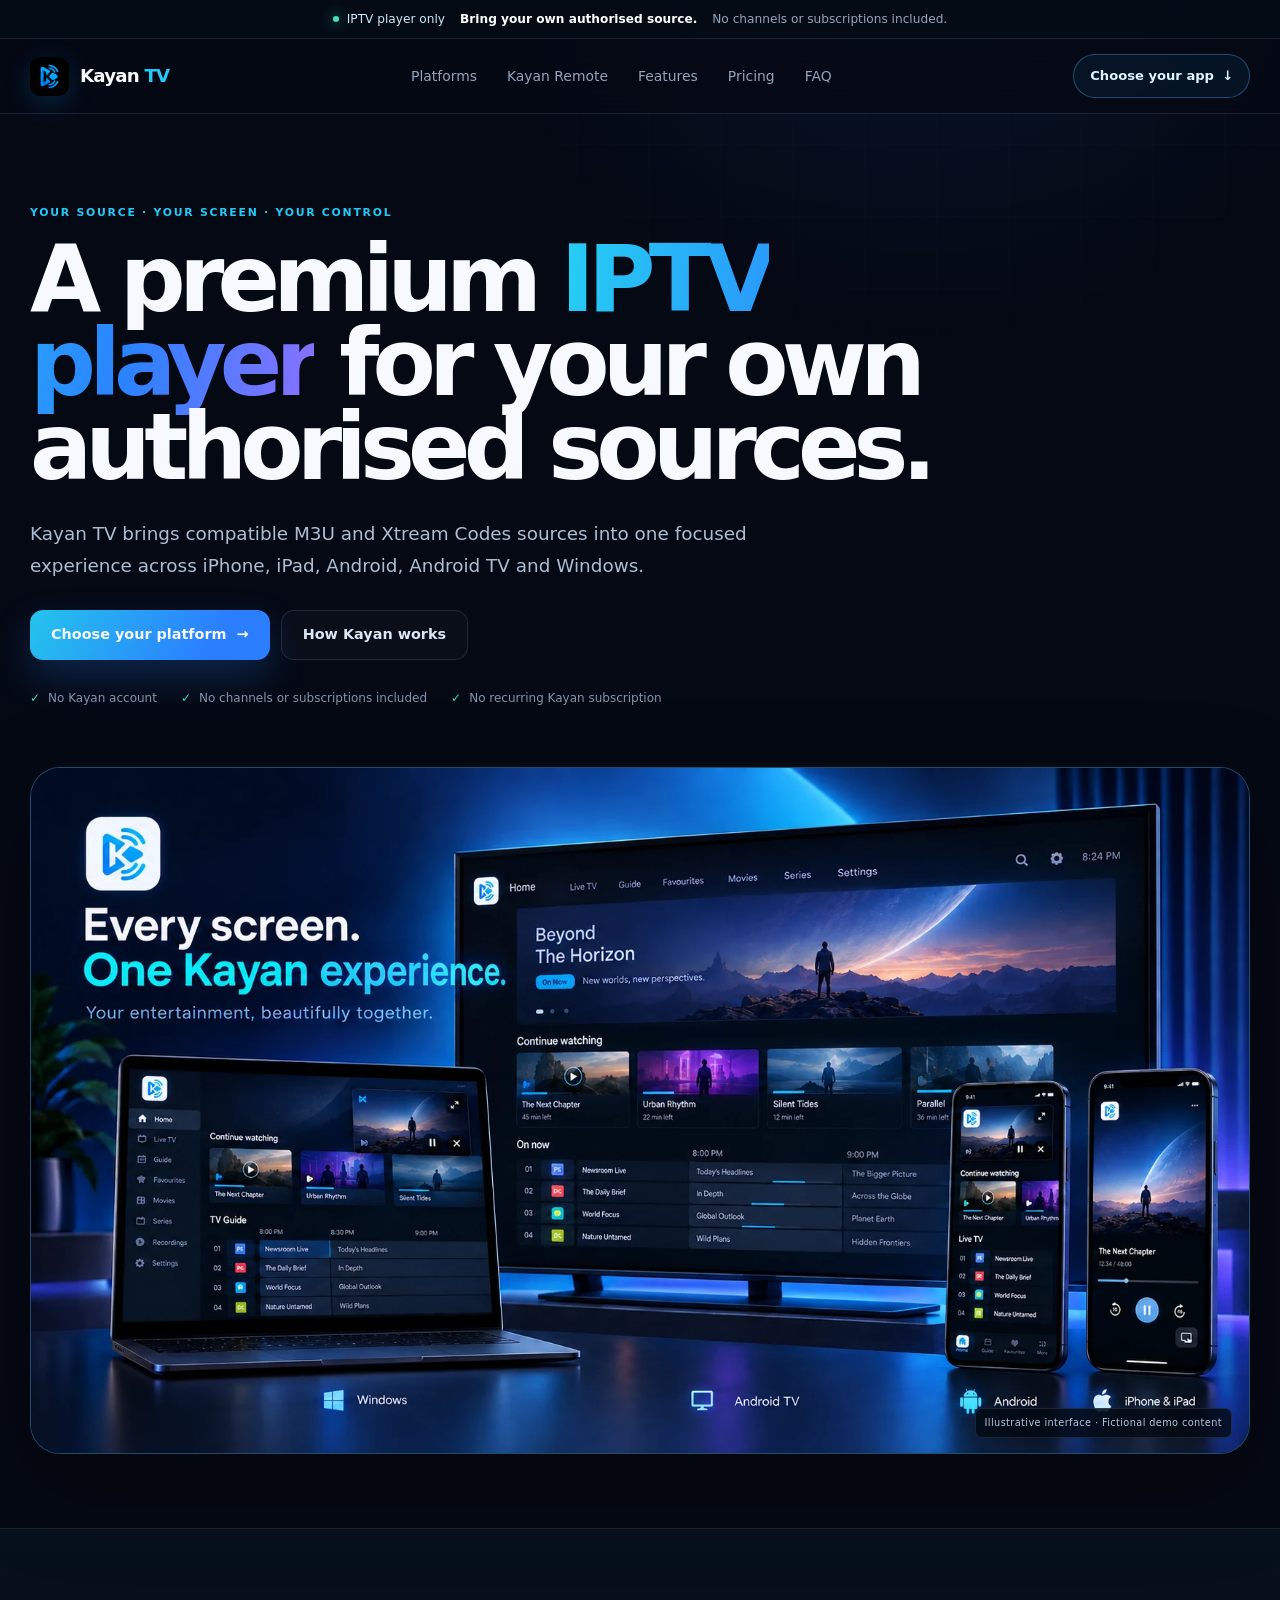
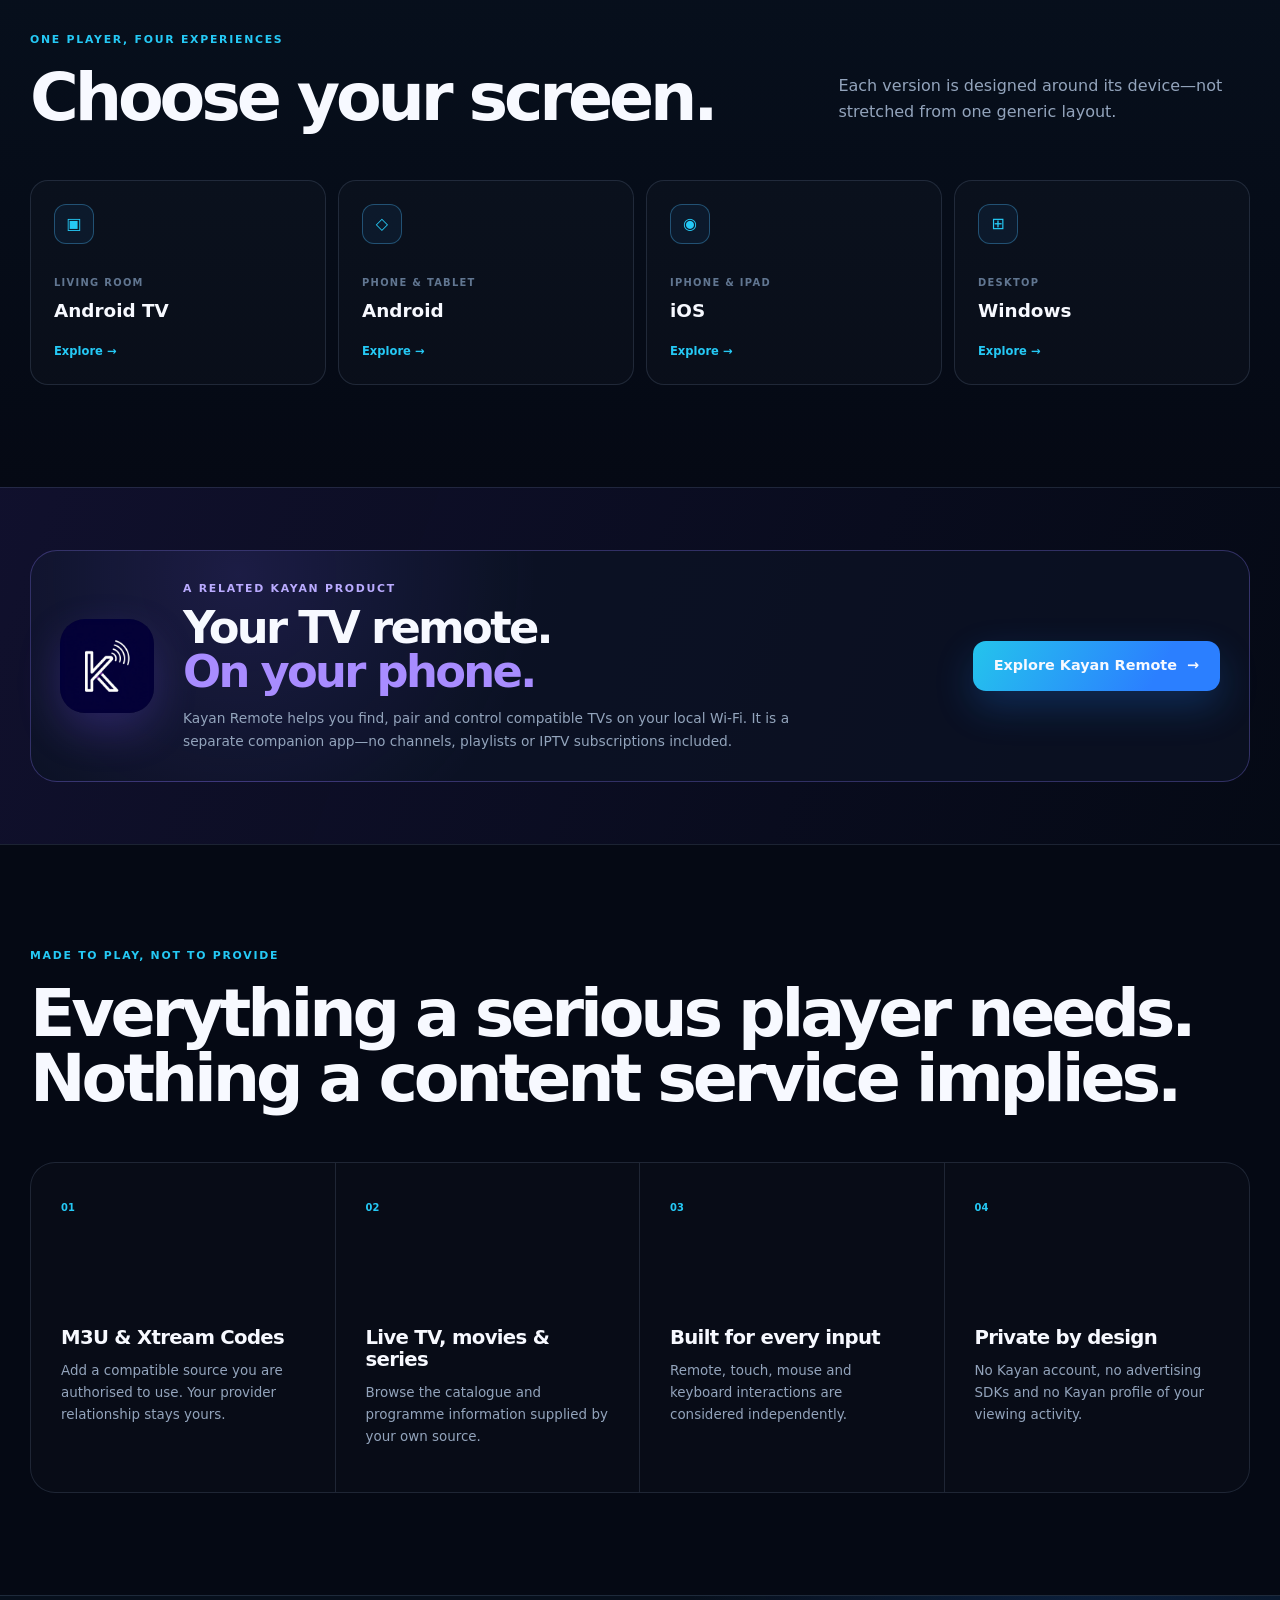
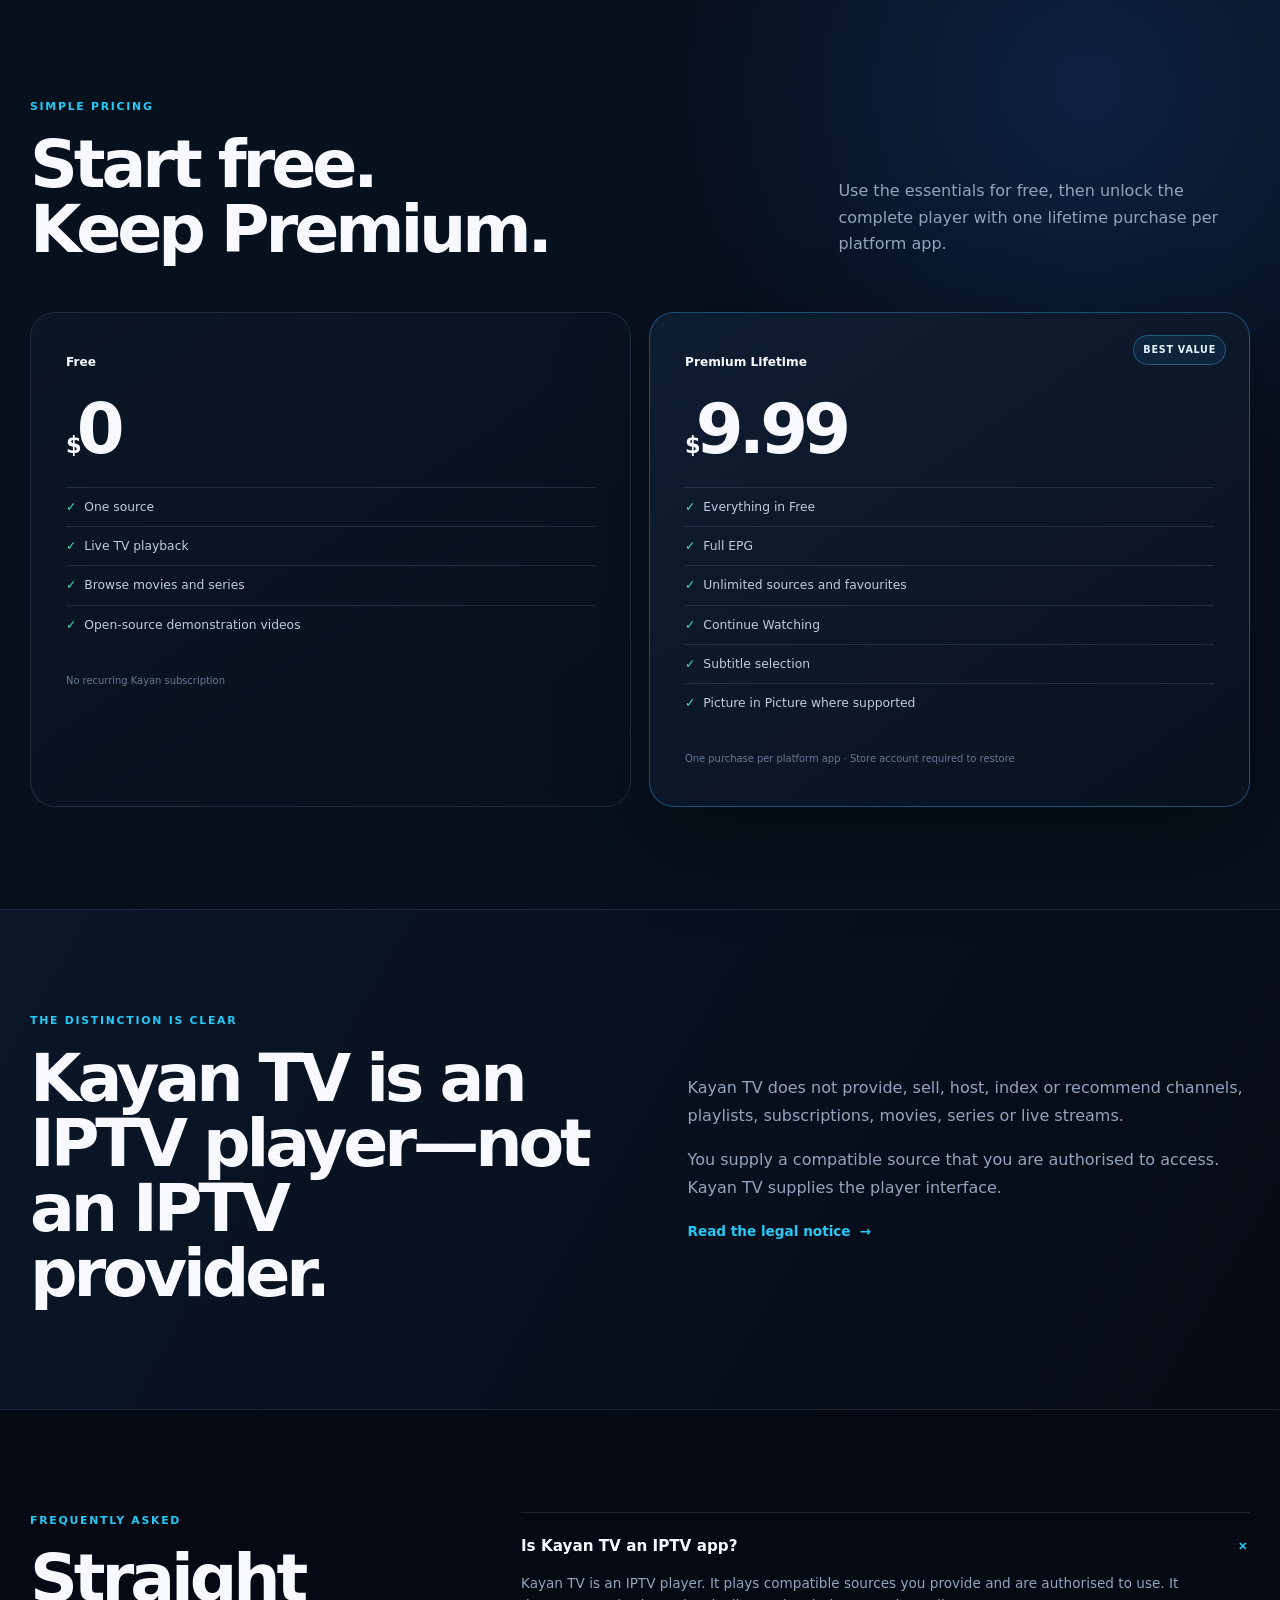
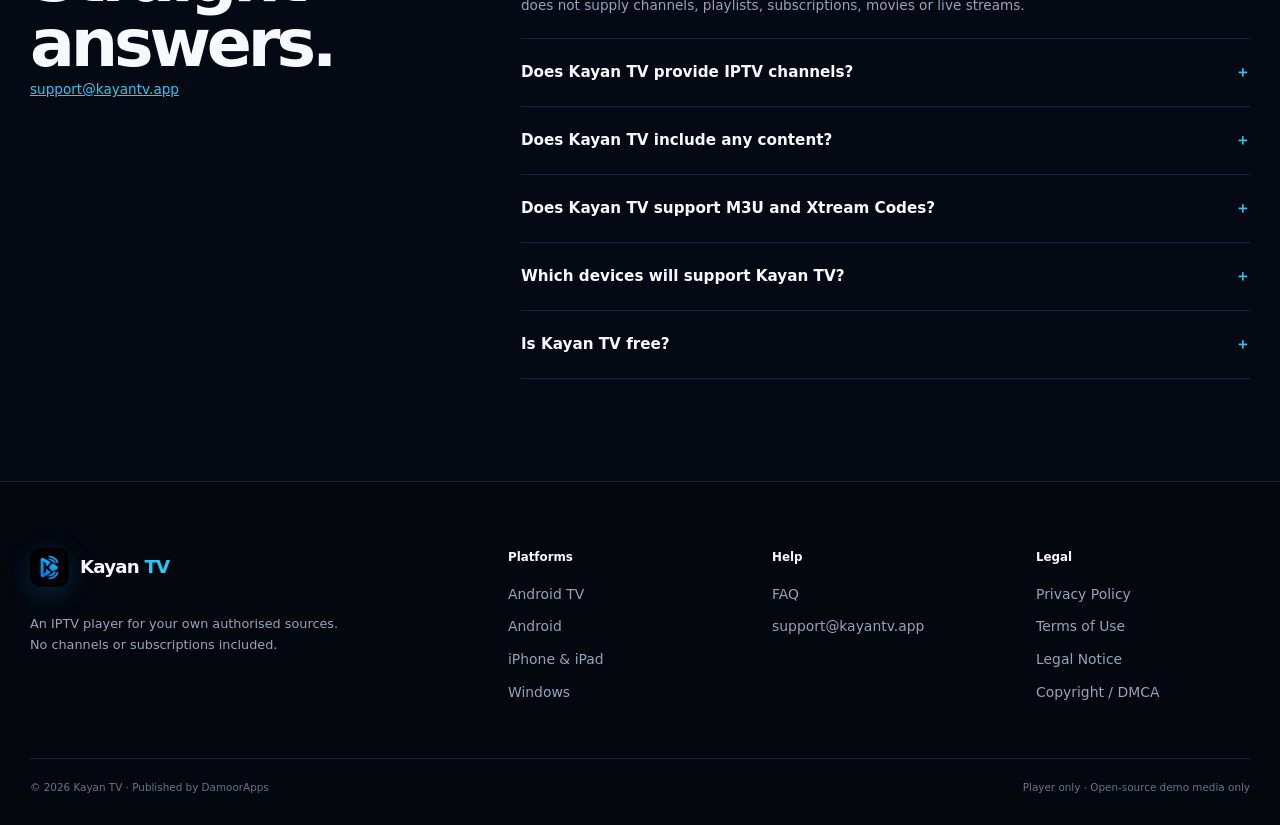
<file: index.html>
<!doctype html>
<html lang="en">
<head>
  <meta charset="utf-8">
  <meta name="viewport" content="width=device-width,initial-scale=1,viewport-fit=cover">
  <title>Kayan TV — IPTV Player for iOS, Android TV & Windows</title>
  <meta name="description" content="Kayan TV is an IPTV player supporting compatible M3U and Xtream Codes sources on iOS, Android, Android TV and Windows. No channels or subscriptions included.">
  <meta name="robots" content="index,follow,max-image-preview:large,max-snippet:-1,max-video-preview:-1">
  <meta name="theme-color" content="#050914">
  <link rel="canonical" href="https://kayantv.app/">
  <link rel="icon" href="/assets/kayan-icon.png">
  <link rel="apple-touch-icon" href="/assets/kayan-icon.png">
  <link rel="manifest" href="/manifest.webmanifest">
  <link rel="stylesheet" href="/styles.css?v=20260926-remote1">
  <meta property="og:type" content="website">
  <meta property="og:site_name" content="Kayan TV">
  <meta property="og:title" content="Kayan TV — A premium IPTV player for your own sources">
  <meta property="og:description" content="M3U and Xtream Codes player for iOS, Android, Android TV and Windows. No channels or subscriptions included.">
  <meta property="og:url" content="https://kayantv.app/">
  <meta property="og:image" content="https://kayantv.app/assets/kayan-multiplatform-carousel-v1.png">
  <meta property="og:image:alt" content="Kayan TV running across Windows, Android TV, Android and iPhone devices">
  <meta name="twitter:card" content="summary_large_image">
  <meta name="twitter:title" content="Kayan TV — IPTV player for every screen">
  <meta name="twitter:description" content="Bring your own authorised M3U or Xtream Codes source. Kayan TV supplies no channels or subscriptions.">
  <meta name="twitter:image" content="https://kayantv.app/assets/kayan-multiplatform-carousel-v1.png">
  <script type="application/ld+json">
  {
    "@context":"https://schema.org",
    "@graph":[
      {"@type":"WebSite","@id":"https://kayantv.app/#website","url":"https://kayantv.app/","name":"Kayan TV","description":"IPTV player for authorised M3U and Xtream Codes sources","inLanguage":"en"},
      {"@type":"Organization","@id":"https://kayantv.app/#publisher","name":"DamoorApps","url":"https://kayantv.app/","logo":"https://kayantv.app/assets/kayan-icon.png","email":"support@kayantv.app"},
      {"@type":"SoftwareApplication","@id":"https://kayantv.app/#app","name":"Kayan TV","url":"https://kayantv.app/","image":"https://kayantv.app/assets/kayan-icon.png","applicationCategory":"MultimediaApplication","operatingSystem":"iOS, iPadOS, Android, Android TV, Windows","description":"An IPTV player for compatible M3U and Xtream Codes sources the user is authorised to access. No channels or subscriptions are included; only a few open-source demonstration videos are provided.","publisher":{"@id":"https://kayantv.app/#publisher"},"offers":[{"@type":"Offer","name":"Free","price":"0","priceCurrency":"USD"},{"@type":"Offer","name":"Premium Lifetime","price":"9.99","priceCurrency":"USD"}]},
      {"@type":"FAQPage","mainEntity":[
        {"@type":"Question","name":"Is Kayan TV an IPTV app?","acceptedAnswer":{"@type":"Answer","text":"Kayan TV is an IPTV player. It plays compatible sources you provide and are authorised to use. It does not supply channels, playlists, subscriptions, movies or live streams."}},
        {"@type":"Question","name":"Does Kayan TV include IPTV channels?","acceptedAnswer":{"@type":"Answer","text":"No. Kayan TV is player software only and includes no channels, playlists, subscriptions, movies or live streams."}},
        {"@type":"Question","name":"Does Kayan TV include any content?","acceptedAnswer":{"@type":"Answer","text":"Only a few open-source demonstration videos—Apple's public test streams and Blender open movies—so you can see how the player works. Nothing else."}},
        {"@type":"Question","name":"Does Kayan TV support M3U and Xtream Codes?","acceptedAnswer":{"@type":"Answer","text":"Kayan TV supports compatible M3U and Xtream Codes sources that you provide and are authorised to use."}}
      ]}
    ]
  }
  </script>
</head>
<body>
  <a class="skip-link" href="#main">Skip to main content</a>
  <div class="notice"><div class="shell notice-inner"><span><i></i> IPTV player only</span><strong>Bring your own authorised source.</strong><span>No channels or subscriptions included.</span></div></div>
  <header class="site-header">
    <nav class="shell nav" aria-label="Primary navigation">
      <a class="brand" href="/" aria-label="Kayan TV home"><img src="/assets/kayan-icon.png" alt="" width="42" height="42"><span>Kayan <b>TV</b></span></a>
      <div class="nav-links"><a href="#platforms">Platforms</a><a href="/remote">Kayan Remote</a><a href="#why-kayan">Features</a><a href="#pricing">Pricing</a><a href="#faq">FAQ</a></div>
      <a class="nav-cta" href="#platforms">Choose your app <span aria-hidden="true">↓</span></a>
    </nav>
  </header>
  <main id="main">
    <section class="home-hero shell">
      <div class="home-hero-copy">
        <p class="eyebrow">Your source · Your screen · Your control</p>
        <h1>A premium <em>IPTV player</em> for your own authorised sources.</h1>
        <p>Kayan TV brings compatible M3U and Xtream Codes sources into one focused experience across iPhone, iPad, Android, Android TV and Windows.</p>
        <div class="hero-actions"><a class="button button-primary" href="#platforms">Choose your platform <span aria-hidden="true">→</span></a><a class="button button-secondary" href="#player-only">How Kayan works</a></div>
        <ul class="hero-proof" aria-label="Kayan TV product promises"><li>No Kayan account</li><li>No channels or subscriptions included</li><li>No recurring Kayan subscription</li></ul>
      </div>
      <div class="hero-art"><img src="/assets/kayan-multiplatform-carousel-v1.webp" alt="Kayan TV IPTV player shown on Windows, Android TV, Android and iPhone" width="1672" height="942" fetchpriority="high"><span>Illustrative interface · Fictional demo content</span></div>
    </section>

    <section class="section platform-picker" id="platforms">
      <div class="shell">
        <div class="section-heading compact-heading"><div><p class="eyebrow">One player, four experiences</p><h2>Choose your screen.</h2></div><p>Each version is designed around its device—not stretched from one generic layout.</p></div>
        <nav class="platform-tabs platform-tabs-home" aria-label="Choose a Kayan TV platform">
          <a href="/android-tv-iptv-player"><span class="tab-icon">▣</span><small>Living room</small><b>Android TV</b><i>Explore →</i></a>
          <a href="/android-iptv-player"><span class="tab-icon">◇</span><small>Phone & tablet</small><b>Android</b><i>Explore →</i></a>
          <a href="/ios-iptv-player"><span class="tab-icon">◉</span><small>iPhone & iPad</small><b>iOS</b><i>Explore →</i></a>
          <a href="/windows-iptv-player"><span class="tab-icon">⊞</span><small>Desktop</small><b>Windows</b><i>Explore →</i></a>
        </nav>
      </div>
    </section>

    <section class="section related-product" aria-labelledby="remote-heading"><div class="shell remote-callout">
      <div class="remote-callout-icon"><img src="/assets/kayan-remote-icon.png" alt="Kayan Remote app icon" width="160" height="160"></div>
      <div><p class="eyebrow">A related Kayan product</p><h2 id="remote-heading">Your TV remote.<br><em>On your phone.</em></h2><p>Kayan Remote helps you find, pair and control compatible TVs on your local Wi-Fi. It is a separate companion app—no channels, playlists or IPTV subscriptions included.</p></div>
      <a class="button button-primary" href="/remote">Explore Kayan Remote <span aria-hidden="true">→</span></a>
    </div></section>

    <section class="section" id="why-kayan"><div class="shell">
      <div class="section-heading"><p class="eyebrow">Made to play, not to provide</p><h2>Everything a serious player needs.<br>Nothing a content service implies.</h2></div>
      <div class="value-grid">
        <article><span>01</span><h3>M3U & Xtream Codes</h3><p>Add a compatible source you are authorised to use. Your provider relationship stays yours.</p></article>
        <article><span>02</span><h3>Live TV, movies & series</h3><p>Browse the catalogue and programme information supplied by your own source.</p></article>
        <article><span>03</span><h3>Built for every input</h3><p>Remote, touch, mouse and keyboard interactions are considered independently.</p></article>
        <article><span>04</span><h3>Private by design</h3><p>No Kayan account, no advertising SDKs and no Kayan profile of your viewing activity.</p></article>
      </div>
    </div></section>

    <section class="section price-band" id="pricing"><div class="shell">
      <div class="section-heading compact-heading"><div><p class="eyebrow">Simple pricing</p><h2>Start free.<br>Keep Premium.</h2></div><p>Use the essentials for free, then unlock the complete player with one lifetime purchase per platform app.</p></div>
      <div class="pricing-grid">
        <article class="price-summary free-plan"><span class="price-label">Free</span><strong><small>$</small>0</strong><ul><li>One source</li><li>Live TV playback</li><li>Browse movies and series</li><li>Open-source demonstration videos</li></ul><small>No recurring Kayan subscription</small></article>
        <article class="price-summary premium-plan"><span class="price-label">Premium Lifetime</span><strong><small>$</small>9.99</strong><ul><li>Everything in Free</li><li>Full EPG</li><li>Unlimited sources and favourites</li><li>Continue Watching</li><li>Subtitle selection</li><li>Picture in Picture where supported</li></ul><small>One purchase per platform app · Store account required to restore</small></article>
      </div>
    </div></section>

    <section class="section player-only" id="player-only"><div class="shell player-only-grid">
      <div><p class="eyebrow">The distinction is clear</p><h2>Kayan TV is an IPTV player—not an IPTV provider.</h2></div>
      <div><p>Kayan TV does not provide, sell, host, index or recommend channels, playlists, subscriptions, movies, series or live streams.</p><p>You supply a compatible source that you are authorised to access. Kayan TV supplies the player interface.</p><a class="text-link" href="/legal">Read the legal notice <span aria-hidden="true">→</span></a></div>
    </div></section>

    <section class="section faq-section" id="faq"><div class="shell faq-layout">
      <div class="faq-intro"><p class="eyebrow">Frequently asked</p><h2>Straight answers.</h2><a data-email="supportEmail" href="mailto:support@kayantv.app">support@kayantv.app</a></div>
      <div class="faq-list">
        <details open><summary>Is Kayan TV an IPTV app?<span>＋</span></summary><p>Kayan TV is an IPTV player. It plays compatible sources you provide and are authorised to use. It does not supply channels, playlists, subscriptions, movies or live streams.</p></details>
        <details><summary>Does Kayan TV provide IPTV channels?<span>＋</span></summary><p>No. Kayan TV is player software only. No channels or commercial media are included.</p></details>
        <details><summary>Does Kayan TV include any content?<span>＋</span></summary><p>Only a few open-source demonstration videos—Apple’s public test streams and Blender open movies—so you can see how the player works. Nothing else.</p></details>
        <details><summary>Does Kayan TV support M3U and Xtream Codes?<span>＋</span></summary><p>Yes. Kayan TV supports compatible M3U and Xtream Codes sources that you provide and are authorised to use.</p></details>
        <details><summary>Which devices will support Kayan TV?<span>＋</span></summary><p>Kayan TV is designed for iPhone and iPad, Android phones and tablets, Android TV and Windows PCs.</p></details>
        <details><summary>Is Kayan TV free?<span>＋</span></summary><p>Kayan TV includes free player features. Premium unlocks the complete player for a one-time $9.99 purchase per platform app. No channels or subscriptions are included.</p></details>
      </div>
    </div></section>
  </main>
  <footer class="site-footer"><div class="shell footer-top"><div class="footer-brand"><a class="brand" href="/"><img src="/assets/kayan-icon.png" alt="" width="42" height="42"><span>Kayan <b>TV</b></span></a><p>An IPTV player for your own authorised sources. No channels or subscriptions included.</p></div><div class="footer-column"><b>Platforms</b><a href="/android-tv-iptv-player">Android TV</a><a href="/android-iptv-player">Android</a><a href="/ios-iptv-player">iPhone & iPad</a><a href="/windows-iptv-player">Windows</a></div><div class="footer-column"><b>Help</b><a href="#faq">FAQ</a><a data-email="supportEmail" href="mailto:support@kayantv.app">Support</a></div><div class="footer-column"><b>Legal</b><a href="/privacy">Privacy Policy</a><a href="/terms">Terms of Use</a><a href="/legal">Legal Notice</a><a href="/copyright">Copyright / DMCA</a></div></div><div class="shell footer-bottom"><span>© 2026 Kayan TV · Published by <span data-publisher>DamoorApps</span></span><span>Player only · Open-source demo media only</span></div></footer>
  <script src="/site.config.js?v=20260917-pricing3"></script><script src="/app.js?v=20260917-pricing3"></script>
</body>
</html>
</file>
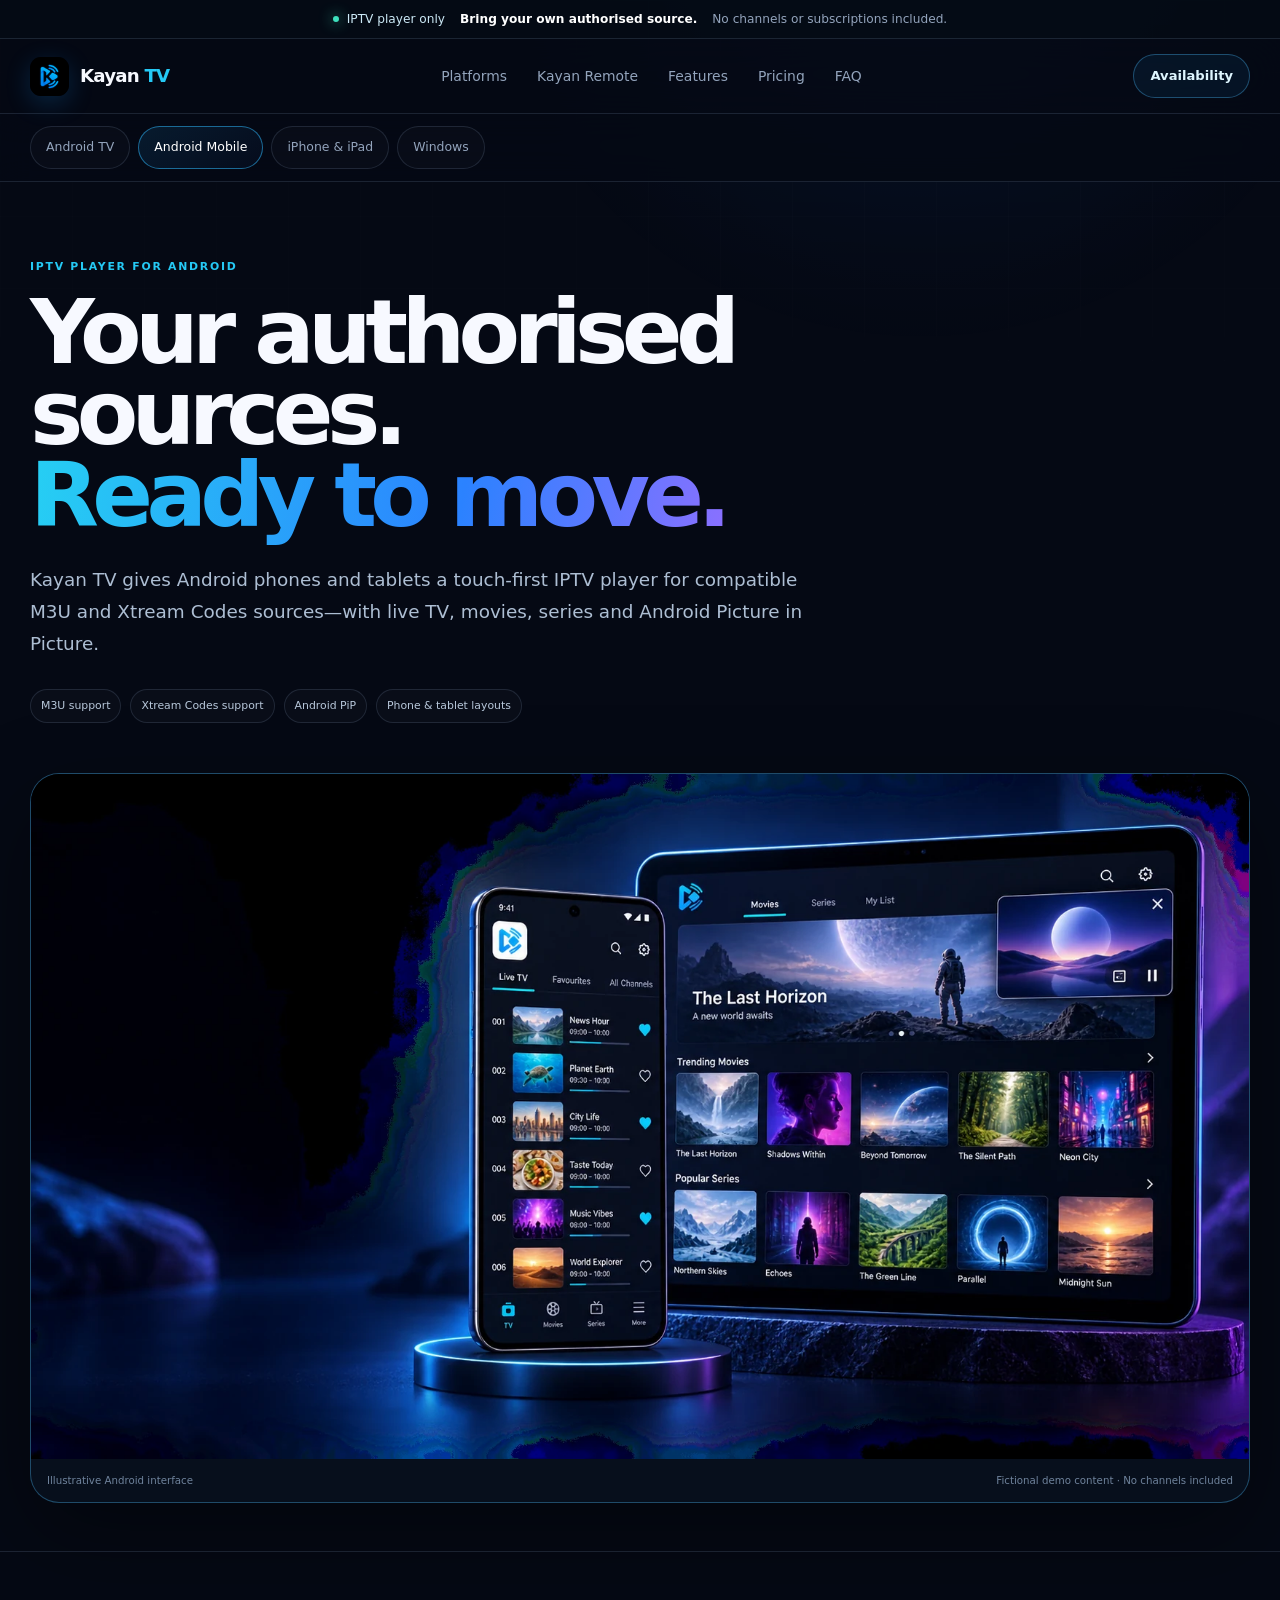
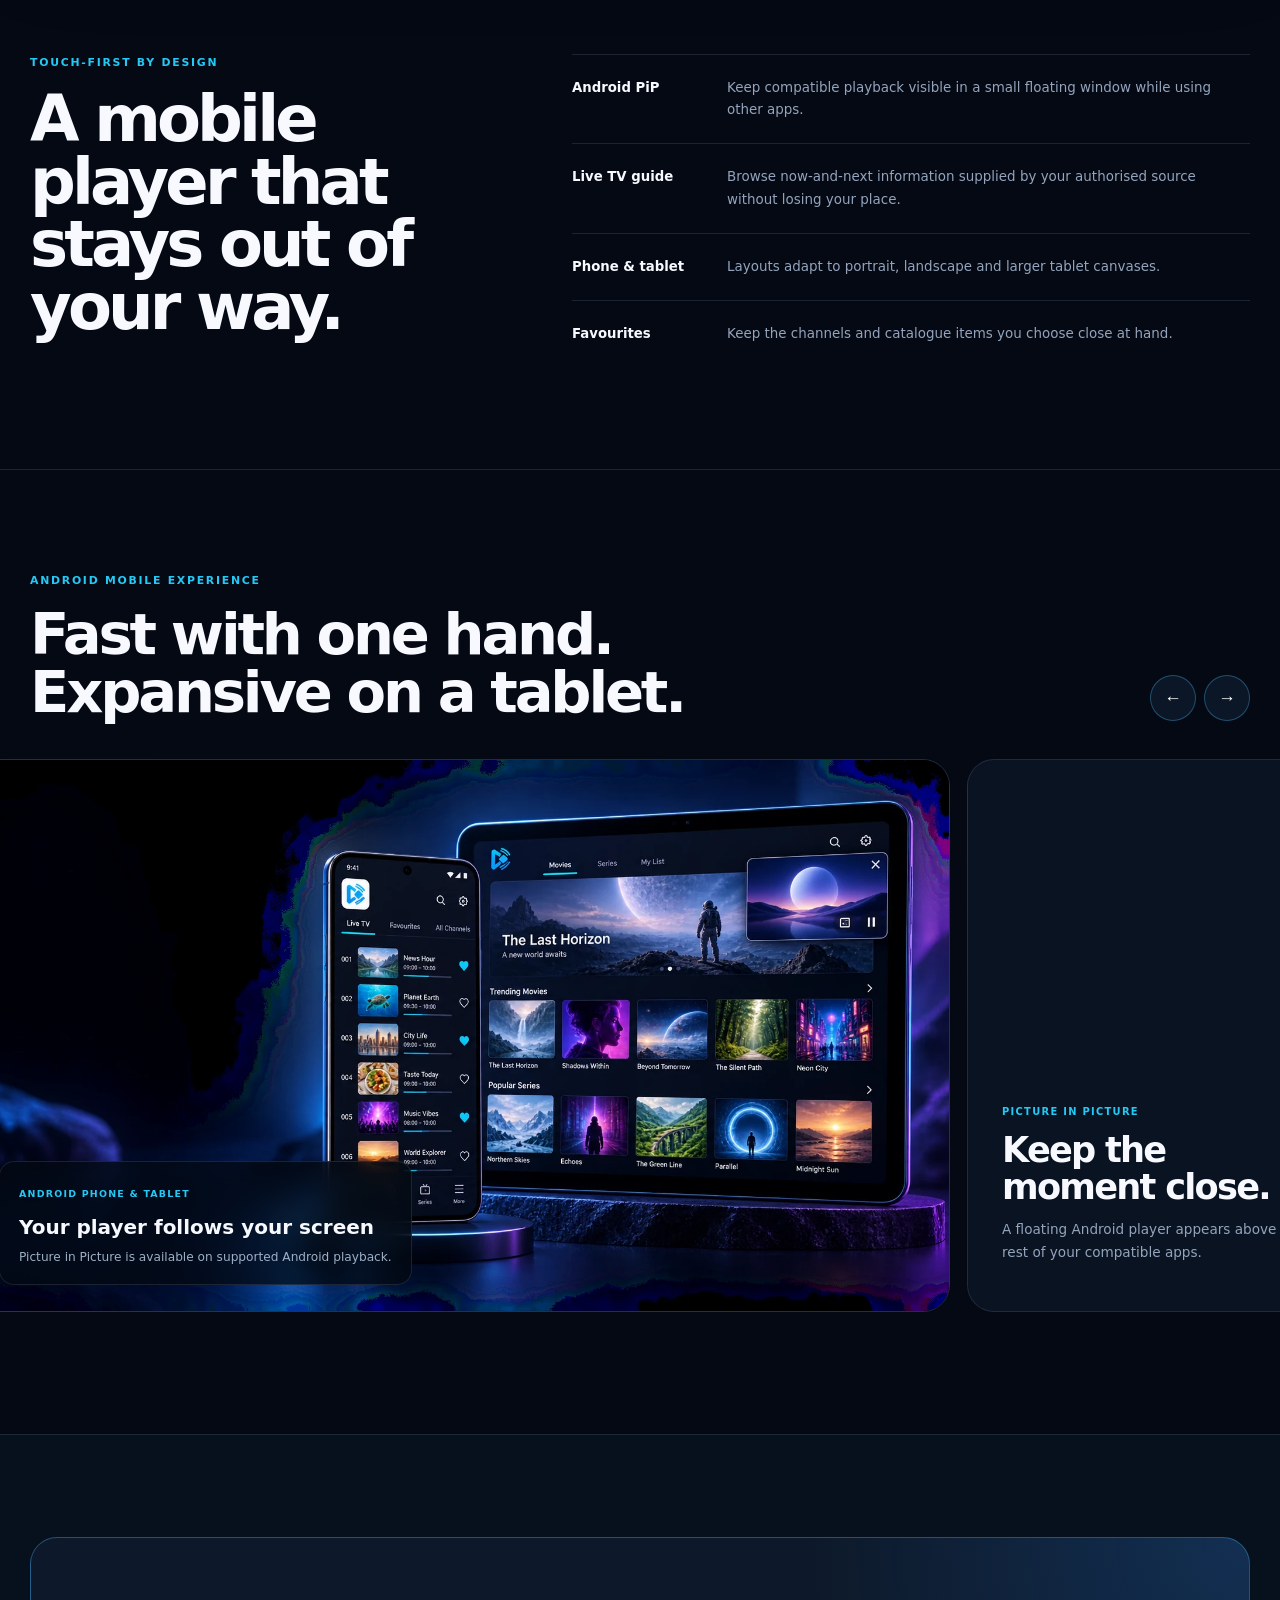
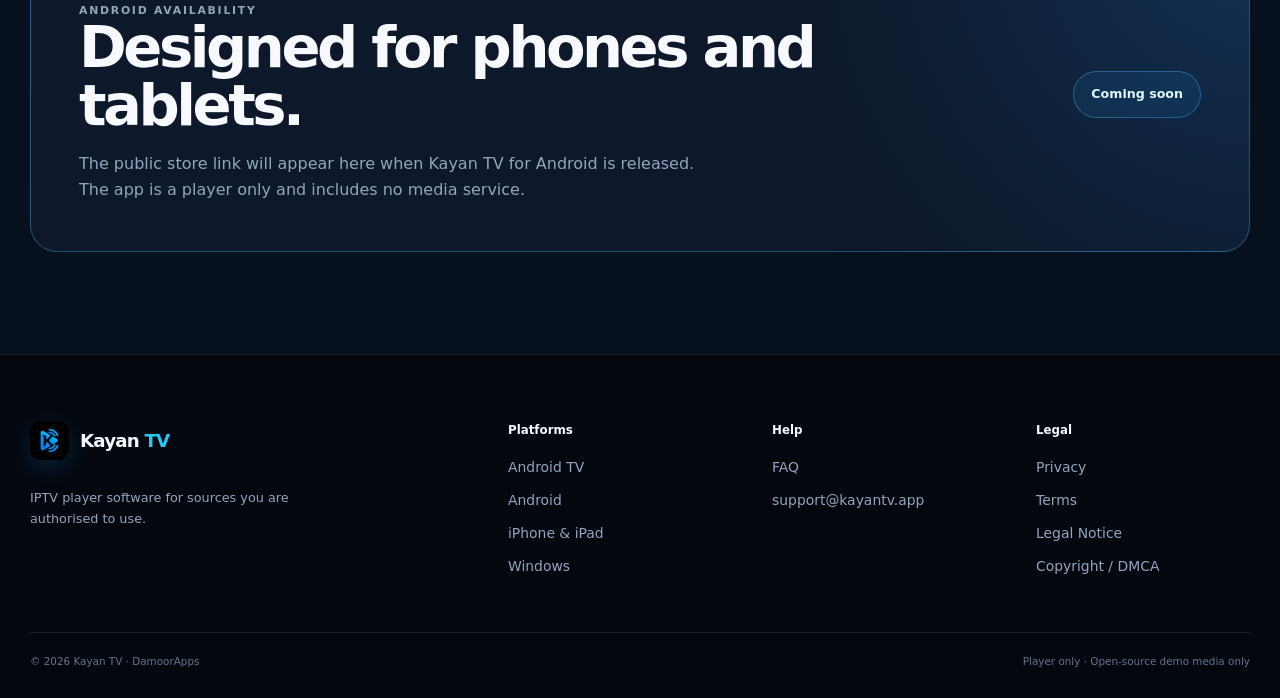
<file: android-iptv-player.html>
<!doctype html>
<html lang="en">
<head>
  <meta charset="utf-8"><meta name="viewport" content="width=device-width,initial-scale=1,viewport-fit=cover">
  <title>IPTV Player for Android Phones & Tablets | Kayan TV</title>
  <meta name="description" content="Kayan TV is an IPTV player for Android phones and tablets with M3U, Xtream Codes, live TV, movies, series and Picture in Picture. No channels or subscriptions included.">
  <meta name="robots" content="index,follow,max-image-preview:large"><meta name="theme-color" content="#050914">
  <link rel="canonical" href="https://kayantv.app/android-iptv-player"><link rel="icon" href="/assets/kayan-icon.png"><link rel="stylesheet" href="/styles.css?v=20260926-remote1">
  <meta property="og:type" content="website"><meta property="og:title" content="Kayan TV — IPTV Player for Android"><meta property="og:description" content="A touch-first M3U and Xtream Codes player with Android Picture in Picture. No channels or subscriptions included."><meta property="og:url" content="https://kayantv.app/android-iptv-player"><meta property="og:image" content="https://kayantv.app/assets/kayan-android-mobile-hero.png">
  <script type="application/ld+json">{"@context":"https://schema.org","@type":"MobileApplication","name":"Kayan TV for Android","url":"https://kayantv.app/android-iptv-player","applicationCategory":"MultimediaApplication","operatingSystem":"Android","description":"Touch-first IPTV player for compatible M3U and Xtream Codes sources with Picture in Picture. No channels or subscriptions included.","offers":[{"@type":"Offer","name":"Free","price":"0","priceCurrency":"USD"},{"@type":"Offer","name":"Premium Lifetime","price":"9.99","priceCurrency":"USD"}]}</script>
</head>
<body>
  <a class="skip-link" href="#main">Skip to main content</a><div class="notice"><div class="shell notice-inner"><span><i></i> IPTV player only</span><strong>Bring your own authorised source.</strong><span>No channels or subscriptions included.</span></div></div>
  <header class="site-header"><nav class="shell nav"><a class="brand" href="/"><img src="/assets/kayan-icon.png" alt=""><span>Kayan <b>TV</b></span></a><div class="nav-links"><a href="/#platforms">Platforms</a><a href="/remote">Kayan Remote</a><a href="/#why-kayan">Features</a><a href="/#pricing">Pricing</a><a href="/#faq">FAQ</a></div><a class="nav-cta" href="#availability">Availability</a></nav></header>
  <div class="platform-subnav"><nav class="shell platform-tabs" aria-label="Kayan TV platform pages"><a href="/android-tv-iptv-player">Android TV</a><a aria-current="page" href="/android-iptv-player">Android Mobile</a><a href="/ios-iptv-player">iPhone & iPad</a><a href="/windows-iptv-player">Windows</a></nav></div>
  <main id="main">
    <section class="platform-hero shell"><div class="platform-hero-copy"><p class="eyebrow">IPTV player for Android</p><h1>Your authorised sources.<br><em>Ready to move.</em></h1><p>Kayan TV gives Android phones and tablets a touch-first IPTV player for compatible M3U and Xtream Codes sources—with live TV, movies, series and Android Picture in Picture.</p><div class="platform-badges"><span>M3U support</span><span>Xtream Codes support</span><span>Android PiP</span><span>Phone & tablet layouts</span></div></div><div class="platform-visual"><img src="/assets/kayan-android-mobile-hero.webp" alt="Illustrative Kayan TV IPTV player running on an Android phone and tablet" width="1672" height="942" fetchpriority="high"><div class="visual-note"><span>Illustrative Android interface</span><span>Fictional demo content · No channels included</span></div></div></section>
    <section class="section"><div class="shell platform-intro-grid"><div><p class="eyebrow">Touch-first by design</p><h2>A mobile player that stays out of your way.</h2></div><div class="feature-list"><div><b>Android PiP</b><span>Keep compatible playback visible in a small floating window while using other apps.</span></div><div><b>Live TV guide</b><span>Browse now-and-next information supplied by your authorised source without losing your place.</span></div><div><b>Phone & tablet</b><span>Layouts adapt to portrait, landscape and larger tablet canvases.</span></div><div><b>Favourites</b><span>Keep the channels and catalogue items you choose close at hand.</span></div></div></div></section>
    <section class="section carousel-section" data-carousel><div class="shell carousel-head"><div><p class="eyebrow">Android mobile experience</p><h2>Fast with one hand.<br>Expansive on a tablet.</h2></div><div class="carousel-controls"><button data-carousel-prev aria-label="Previous Android screenshot">←</button><button data-carousel-next aria-label="Next Android screenshot">→</button></div></div><div class="shot-track" data-carousel-track>
      <article class="shot-card image-card"><img src="/assets/kayan-android-mobile-hero.webp" alt="Kayan TV on Android phone and tablet with Picture in Picture" width="1672" height="942" loading="lazy"><div class="shot-card-copy"><small>Android phone & tablet</small><h3>Your player follows your screen</h3><p>Picture in Picture is available on supported Android playback.</p></div></article>
      <article class="shot-card ui-card"><div class="shot-story"><span>Picture in Picture</span><h3>Keep the moment close.</h3><p>A floating Android player appears above the rest of your compatible apps.</p></div><div class="ui-panel"><div class="ui-panel-head"><img src="/assets/kayan-icon.png" alt=""><b>Live now</b><span>PiP active</span></div><div class="fake-hero"><b>Fictional demo programme</b></div><div class="fake-row"><span>Guide</span><span>Favourites</span><span>Movies</span><span>Series</span></div></div></article>
      <article class="shot-card ui-card"><div class="shot-story"><span>Designed for touch</span><h3>Find it without hunting.</h3><p>Clear categories and large targets keep navigation quick on mobile.</p></div><div class="ui-panel"><div class="ui-panel-head"><img src="/assets/kayan-icon.png" alt=""><b>Your library</b><span>Browse</span></div><div class="fake-row"><span>Live TV</span><span>Movies</span><span>Series</span><span>Continue</span></div><div class="fake-row"><span>Source 01</span><span>Source 02</span><span>My list</span><span>Settings</span></div></div></article>
    </div></section>
    <section class="section availability" id="availability"><div class="shell availability-card"><div><p class="eyebrow">Android availability</p><h2>Designed for phones and tablets.</h2><p>The public store link will appear here when Kayan TV for Android is released. The app is a player only and includes no media service.</p></div><span class="status-pill">Coming soon</span></div></section>
  </main>
  <footer class="site-footer"><div class="shell footer-top"><div class="footer-brand"><a class="brand" href="/"><img src="/assets/kayan-icon.png" alt=""><span>Kayan <b>TV</b></span></a><p>IPTV player software for sources you are authorised to use.</p></div><div class="footer-column"><b>Platforms</b><a href="/android-tv-iptv-player">Android TV</a><a href="/android-iptv-player">Android</a><a href="/ios-iptv-player">iPhone & iPad</a><a href="/windows-iptv-player">Windows</a></div><div class="footer-column"><b>Help</b><a href="/#faq">FAQ</a><a data-email="supportEmail" href="mailto:support@kayantv.app">Support</a></div><div class="footer-column"><b>Legal</b><a href="/privacy">Privacy</a><a href="/terms">Terms</a><a href="/legal">Legal Notice</a><a href="/copyright">Copyright / DMCA</a></div></div><div class="shell footer-bottom"><span>© 2026 Kayan TV · <span data-publisher>DamoorApps</span></span><span>Player only · Open-source demo media only</span></div></footer>
  <script src="/site.config.js?v=20260917-pricing3"></script><script src="/app.js?v=20260917-pricing3"></script>
</body></html>
</file>
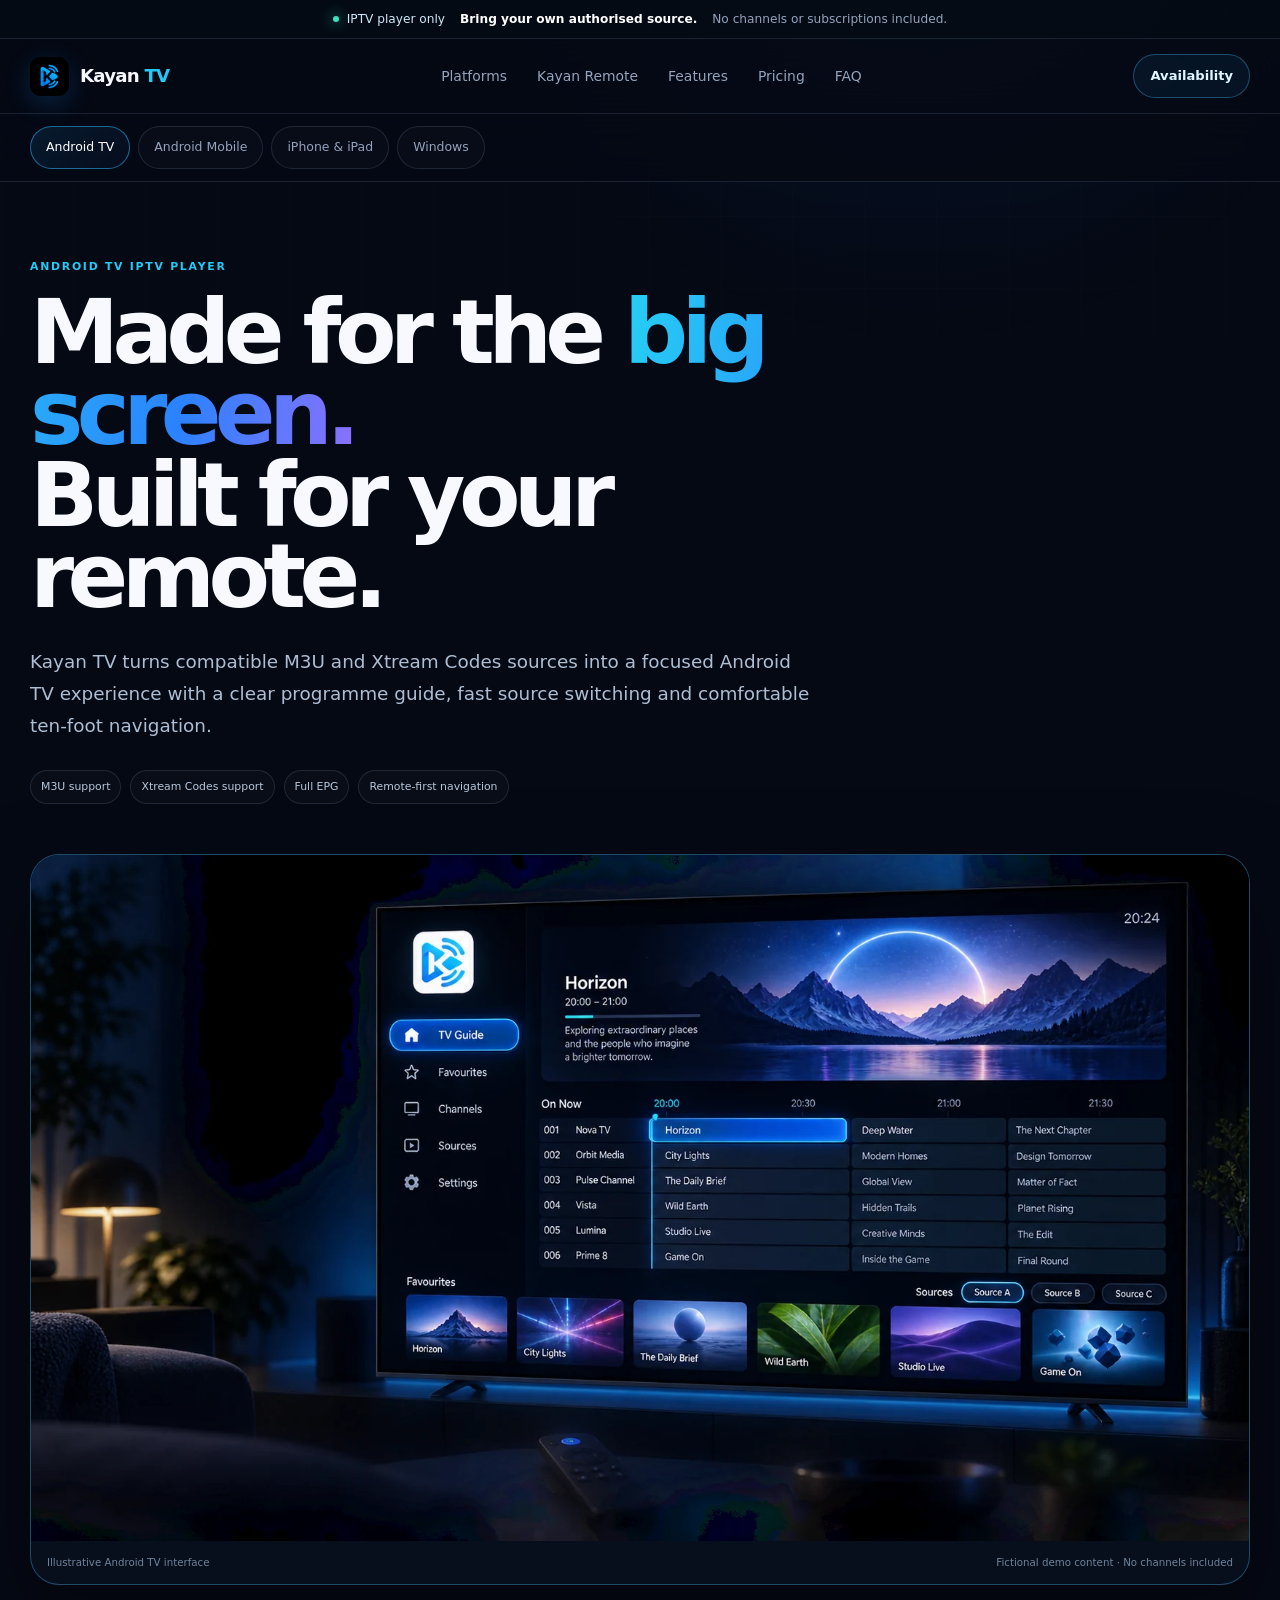
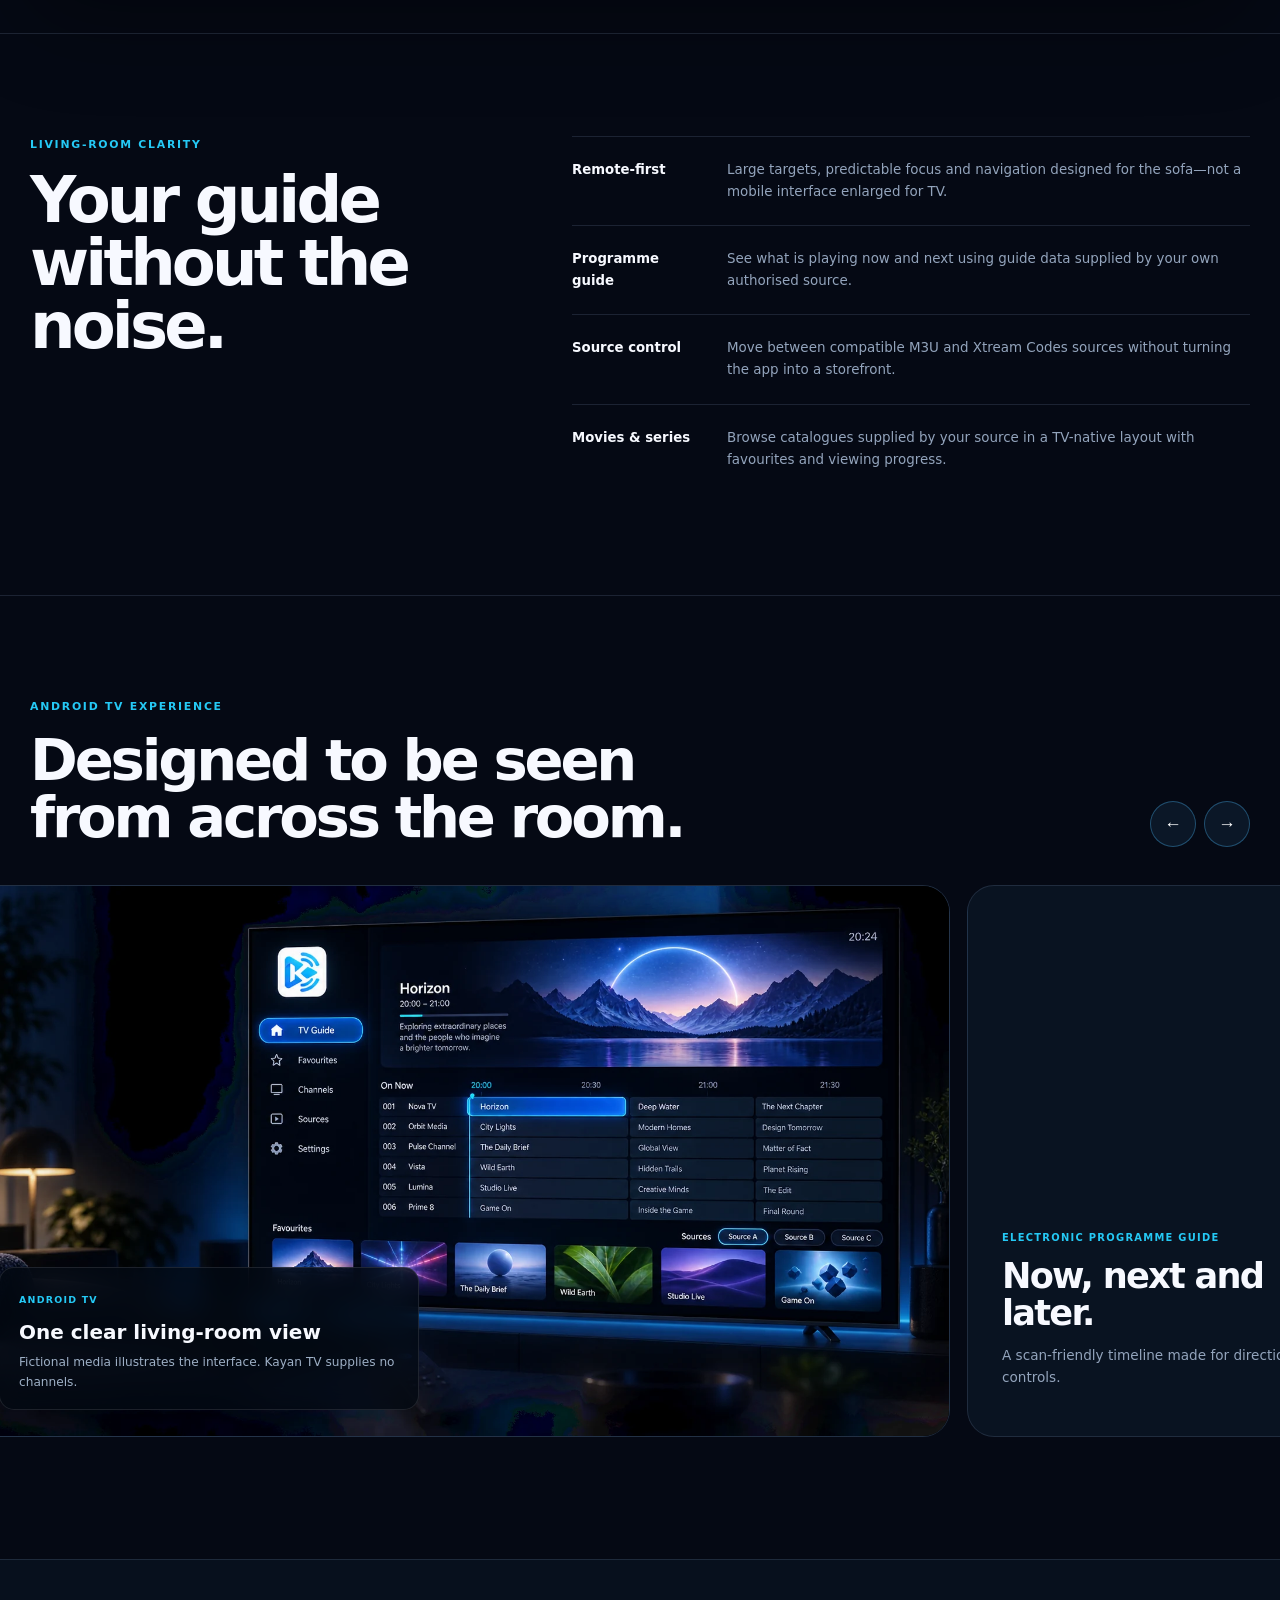
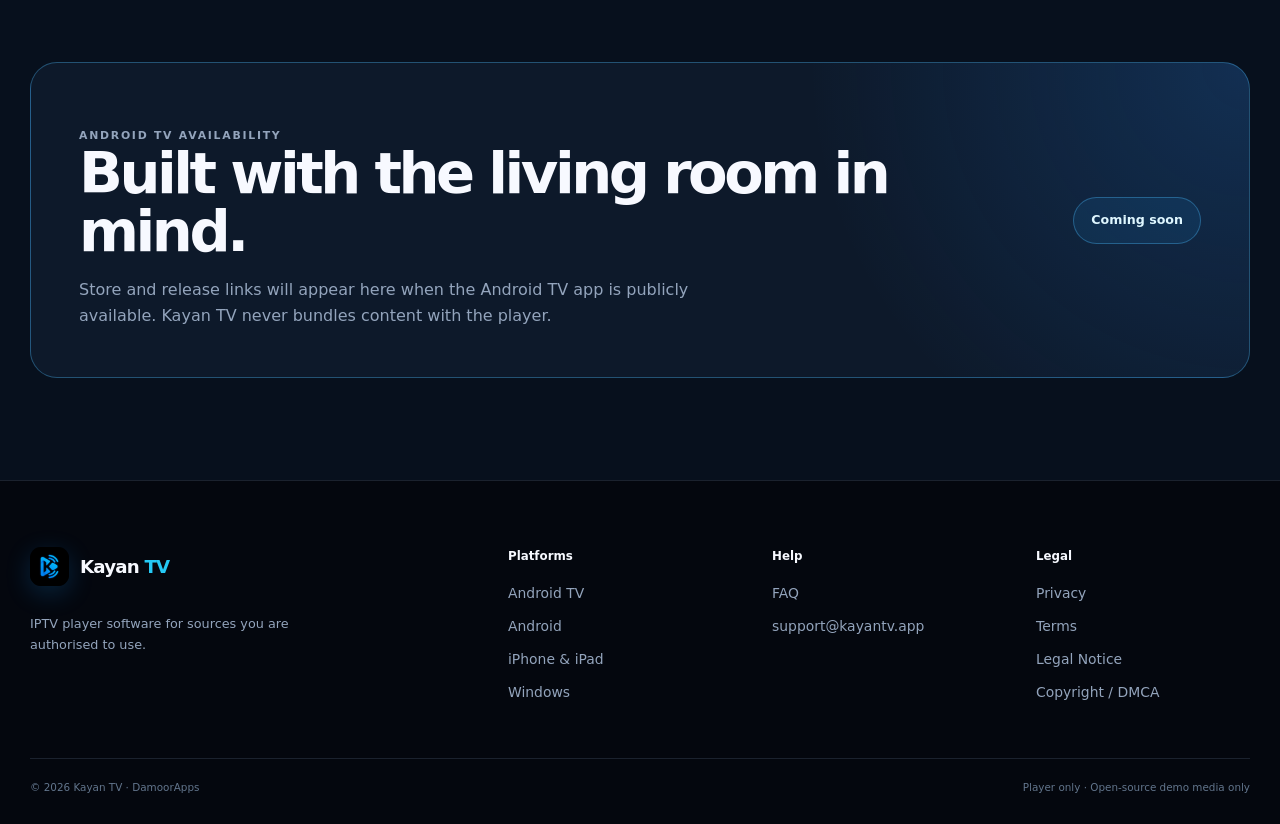
<file: android-tv-iptv-player.html>
<!doctype html>
<html lang="en">
<head>
  <meta charset="utf-8"><meta name="viewport" content="width=device-width,initial-scale=1,viewport-fit=cover">
  <title>IPTV Player for Android TV | Kayan TV</title>
  <meta name="description" content="Kayan TV is a remote-first IPTV player for Android TV with M3U and Xtream Codes support, EPG, favourites, movies and series. No channels or subscriptions included.">
  <meta name="robots" content="index,follow,max-image-preview:large"><meta name="theme-color" content="#050914">
  <link rel="canonical" href="https://kayantv.app/android-tv-iptv-player"><link rel="icon" href="/assets/kayan-icon.png"><link rel="stylesheet" href="/styles.css?v=20260926-remote1">
  <meta property="og:type" content="website"><meta property="og:title" content="Kayan TV — IPTV Player for Android TV"><meta property="og:description" content="A remote-first IPTV player for your authorised M3U and Xtream Codes sources. No channels or subscriptions included."><meta property="og:url" content="https://kayantv.app/android-tv-iptv-player"><meta property="og:image" content="https://kayantv.app/assets/kayan-android-tv-hero.png">
  <script type="application/ld+json">{"@context":"https://schema.org","@type":"SoftwareApplication","name":"Kayan TV for Android TV","url":"https://kayantv.app/android-tv-iptv-player","applicationCategory":"MultimediaApplication","operatingSystem":"Android TV","description":"Remote-first IPTV player for compatible M3U and Xtream Codes sources the user is authorised to use. No channels or subscriptions included.","offers":[{"@type":"Offer","name":"Free","price":"0","priceCurrency":"USD"},{"@type":"Offer","name":"Premium Lifetime","price":"9.99","priceCurrency":"USD"}]}</script>
</head>
<body>
  <a class="skip-link" href="#main">Skip to main content</a><div class="notice"><div class="shell notice-inner"><span><i></i> IPTV player only</span><strong>Bring your own authorised source.</strong><span>No channels or subscriptions included.</span></div></div>
  <header class="site-header"><nav class="shell nav" aria-label="Primary navigation"><a class="brand" href="/"><img src="/assets/kayan-icon.png" alt="" width="42" height="42"><span>Kayan <b>TV</b></span></a><div class="nav-links"><a href="/#platforms">Platforms</a><a href="/remote">Kayan Remote</a><a href="/#why-kayan">Features</a><a href="/#pricing">Pricing</a><a href="/#faq">FAQ</a></div><a class="nav-cta" href="#availability">Availability</a></nav></header>
  <div class="platform-subnav"><nav class="shell platform-tabs" aria-label="Kayan TV platform pages"><a aria-current="page" href="/android-tv-iptv-player">Android TV</a><a href="/android-iptv-player">Android Mobile</a><a href="/ios-iptv-player">iPhone & iPad</a><a href="/windows-iptv-player">Windows</a></nav></div>
  <main id="main">
    <section class="platform-hero shell"><div class="platform-hero-copy"><p class="eyebrow">Android TV IPTV player</p><h1>Made for the <em>big screen.</em><br>Built for your remote.</h1><p>Kayan TV turns compatible M3U and Xtream Codes sources into a focused Android TV experience with a clear programme guide, fast source switching and comfortable ten-foot navigation.</p><div class="platform-badges"><span>M3U support</span><span>Xtream Codes support</span><span>Full EPG</span><span>Remote-first navigation</span></div></div><div class="platform-visual"><img src="/assets/kayan-android-tv-hero.webp" alt="Illustrative Kayan TV Android TV interface showing an electronic programme guide" width="1672" height="942" fetchpriority="high"><div class="visual-note"><span>Illustrative Android TV interface</span><span>Fictional demo content · No channels included</span></div></div></section>
    <section class="section"><div class="shell platform-intro-grid"><div><p class="eyebrow">Living-room clarity</p><h2>Your guide without the noise.</h2></div><div class="feature-list"><div><b>Remote-first</b><span>Large targets, predictable focus and navigation designed for the sofa—not a mobile interface enlarged for TV.</span></div><div><b>Programme guide</b><span>See what is playing now and next using guide data supplied by your own authorised source.</span></div><div><b>Source control</b><span>Move between compatible M3U and Xtream Codes sources without turning the app into a storefront.</span></div><div><b>Movies & series</b><span>Browse catalogues supplied by your source in a TV-native layout with favourites and viewing progress.</span></div></div></div></section>
    <section class="section carousel-section" data-carousel><div class="shell carousel-head"><div><p class="eyebrow">Android TV experience</p><h2>Designed to be seen<br>from across the room.</h2></div><div class="carousel-controls"><button type="button" data-carousel-prev aria-label="Previous Android TV screenshot">←</button><button type="button" data-carousel-next aria-label="Next Android TV screenshot">→</button></div></div><div class="shot-track" data-carousel-track>
      <article class="shot-card image-card"><img src="/assets/kayan-android-tv-hero.webp" alt="Kayan TV IPTV player interface on an Android TV" width="1672" height="942" loading="lazy"><div class="shot-card-copy"><small>Android TV</small><h3>One clear living-room view</h3><p>Fictional media illustrates the interface. Kayan TV supplies no channels.</p></div></article>
      <article class="shot-card ui-card"><div class="shot-story"><span>Electronic programme guide</span><h3>Now, next and later.</h3><p>A scan-friendly timeline made for directional controls.</p></div><div class="ui-panel"><div class="ui-panel-head"><img src="/assets/kayan-icon.png" alt=""><b>Tonight · Programme guide</b><span>20:24</span></div><div class="epg-grid"><span>Source 01</span><span class="epg-active">Current programme</span><span>Up next</span><span>Later</span><span>Source 02</span><span>Evening view</span><span>Documentary</span><span>Studio</span><span>Favourite</span><span>City stories</span><span>Nature</span><span>Late show</span></div></div></article>
      <article class="shot-card ui-card"><div class="shot-story"><span>Your authorised sources</span><h3>Everything organised.</h3><p>Keep favourites, catalogues and sources close without promoted content.</p></div><div class="ui-panel"><div class="ui-panel-head"><img src="/assets/kayan-icon.png" alt=""><b>Your library</b><span>Source A</span></div><div class="fake-hero"><b>Continue where you left off</b></div><div class="fake-row"><span>Live TV</span><span>Movies</span><span>Series</span><span>Favourites</span></div></div></article>
    </div></section>
    <section class="section availability" id="availability"><div class="shell availability-card"><div><p class="eyebrow">Android TV availability</p><h2>Built with the living room in mind.</h2><p>Store and release links will appear here when the Android TV app is publicly available. Kayan TV never bundles content with the player.</p></div><span class="status-pill">Coming soon</span></div></section>
  </main>
  <footer class="site-footer"><div class="shell footer-top"><div class="footer-brand"><a class="brand" href="/"><img src="/assets/kayan-icon.png" alt=""><span>Kayan <b>TV</b></span></a><p>IPTV player software for sources you are authorised to use.</p></div><div class="footer-column"><b>Platforms</b><a href="/android-tv-iptv-player">Android TV</a><a href="/android-iptv-player">Android</a><a href="/ios-iptv-player">iPhone & iPad</a><a href="/windows-iptv-player">Windows</a></div><div class="footer-column"><b>Help</b><a href="/#faq">FAQ</a><a data-email="supportEmail" href="mailto:support@kayantv.app">Support</a></div><div class="footer-column"><b>Legal</b><a href="/privacy">Privacy</a><a href="/terms">Terms</a><a href="/legal">Legal Notice</a><a href="/copyright">Copyright / DMCA</a></div></div><div class="shell footer-bottom"><span>© 2026 Kayan TV · <span data-publisher>DamoorApps</span></span><span>Player only · Open-source demo media only</span></div></footer>
  <script src="/site.config.js?v=20260917-pricing3"></script><script src="/app.js?v=20260917-pricing3"></script>
</body></html>
</file>
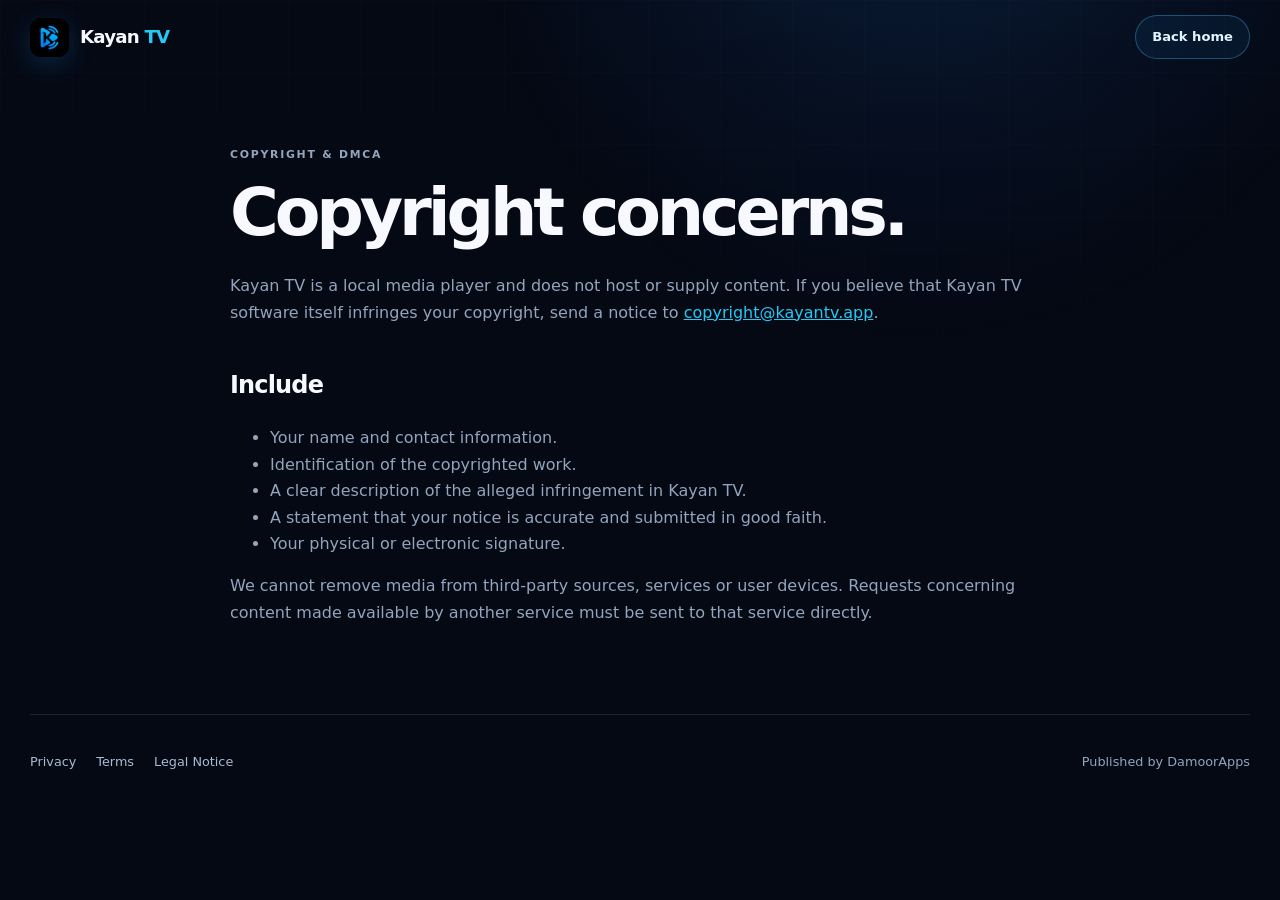
<file: copyright.html>
<!doctype html>
<html lang="en">
<head>
  <meta charset="utf-8">
  <meta name="viewport" content="width=device-width,initial-scale=1">
  <title>Copyright & DMCA — Kayan TV</title>
  <meta name="description" content="Contact Kayan TV about copyright concerns involving the player software and learn where third-party content requests should be directed.">
  <meta name="robots" content="index,follow">
  <link rel="canonical" href="https://kayantv.app/copyright">
  <link rel="icon" href="/assets/kayan-icon.png">
  <link rel="stylesheet" href="/styles.css?v=20260926-remote1">
</head>
<body>
  <header class="container"><nav class="nav"><a class="brand" href="/"><img src="/assets/kayan-icon.png" alt="" width="44" height="44"><span>Kayan <b>TV</b></span></a><a class="nav-cta" href="/">Back home</a></nav></header>
  <main class="container page">
    <p class="eyebrow">Copyright & DMCA</p>
    <h1>Copyright concerns.</h1>
    <p>Kayan TV is a local media player and does not host or supply content. If you believe that Kayan TV software itself infringes your copyright, send a notice to <a data-email="dmcaEmail" href="mailto:copyright@kayantv.app">copyright@kayantv.app</a>.</p>
    <h2>Include</h2>
    <ul><li>Your name and contact information.</li><li>Identification of the copyrighted work.</li><li>A clear description of the alleged infringement in Kayan TV.</li><li>A statement that your notice is accurate and submitted in good faith.</li><li>Your physical or electronic signature.</li></ul>
    <p>We cannot remove media from third-party sources, services or user devices. Requests concerning content made available by another service must be sent to that service directly.</p>
  </main>
  <footer class="container footer"><div class="footer-inner"><nav><a href="/privacy">Privacy</a><a href="/terms">Terms</a><a href="/legal">Legal Notice</a></nav><span>Published by <span data-publisher>DamoorApps</span></span></div></footer>
  <script src="/site.config.js?v=20260917-pricing3"></script><script src="/app.js?v=20260917-pricing3"></script>
</body>
</html>
</file>
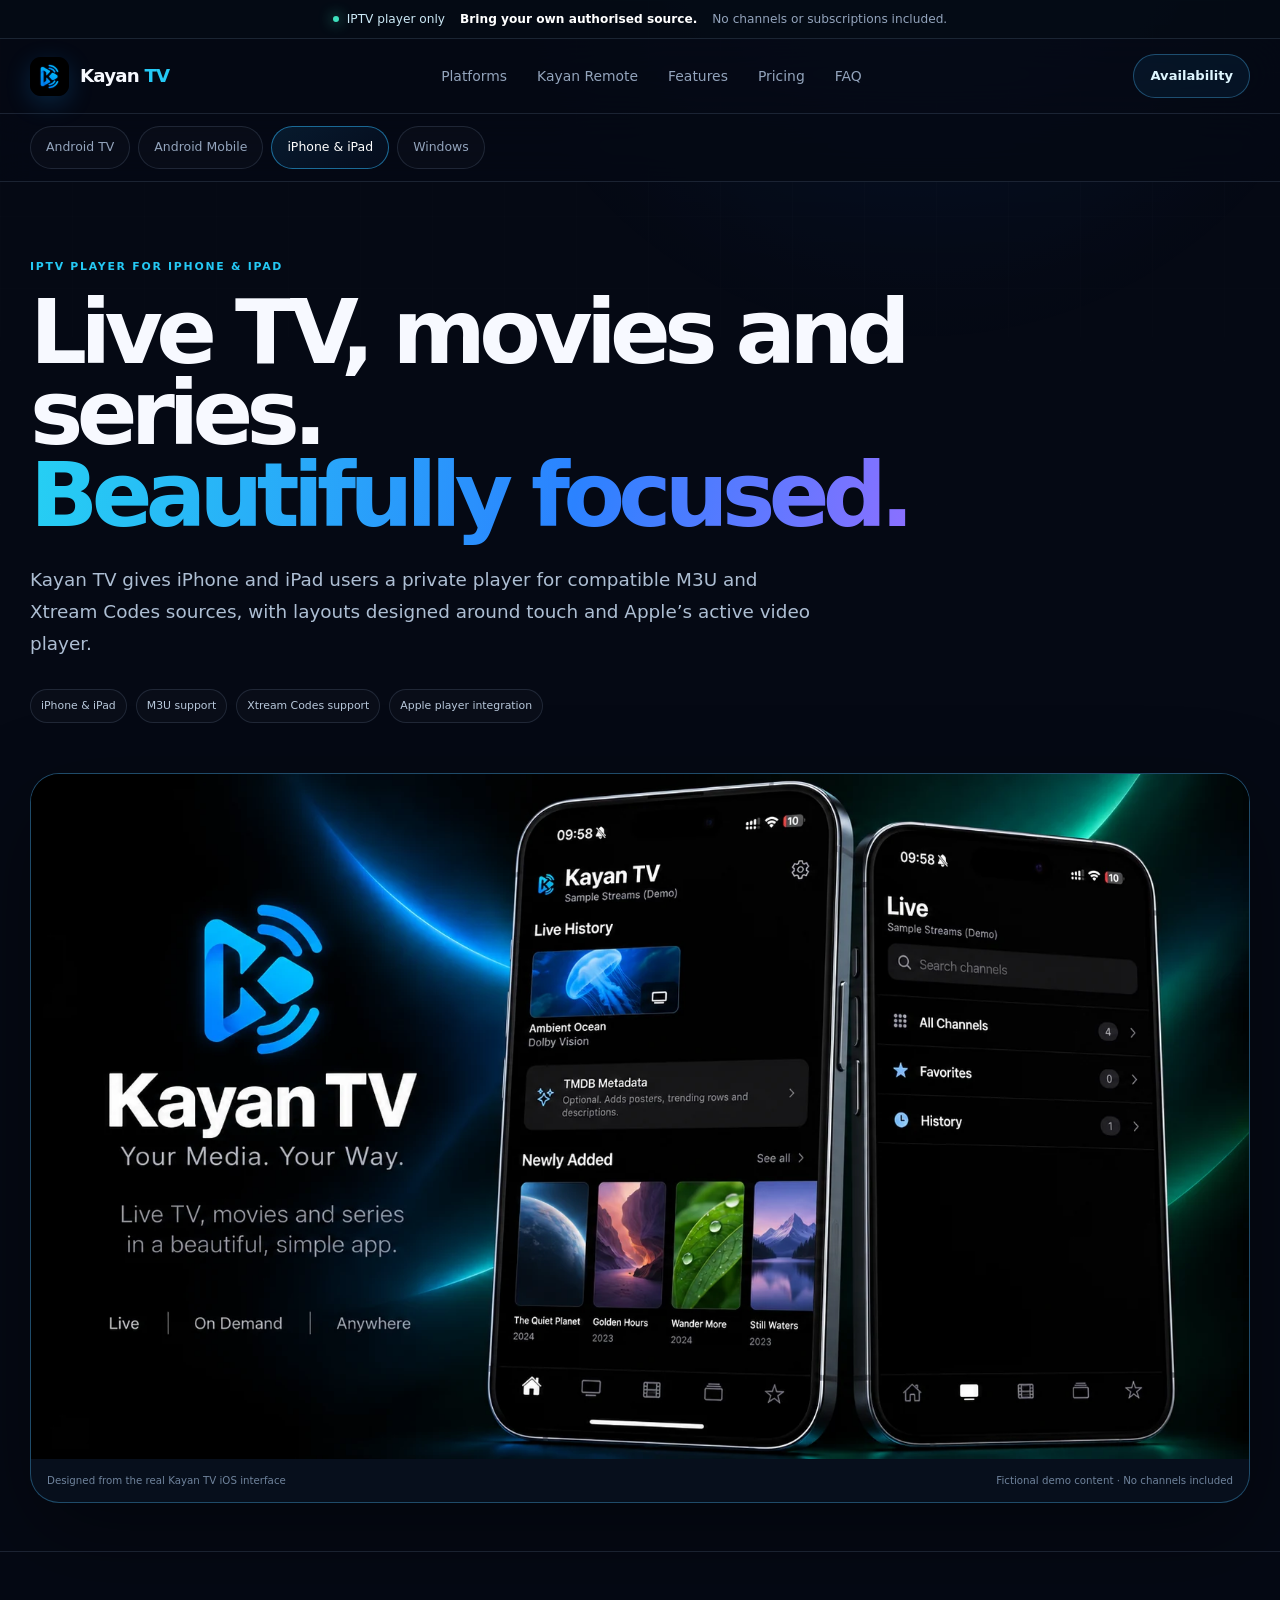
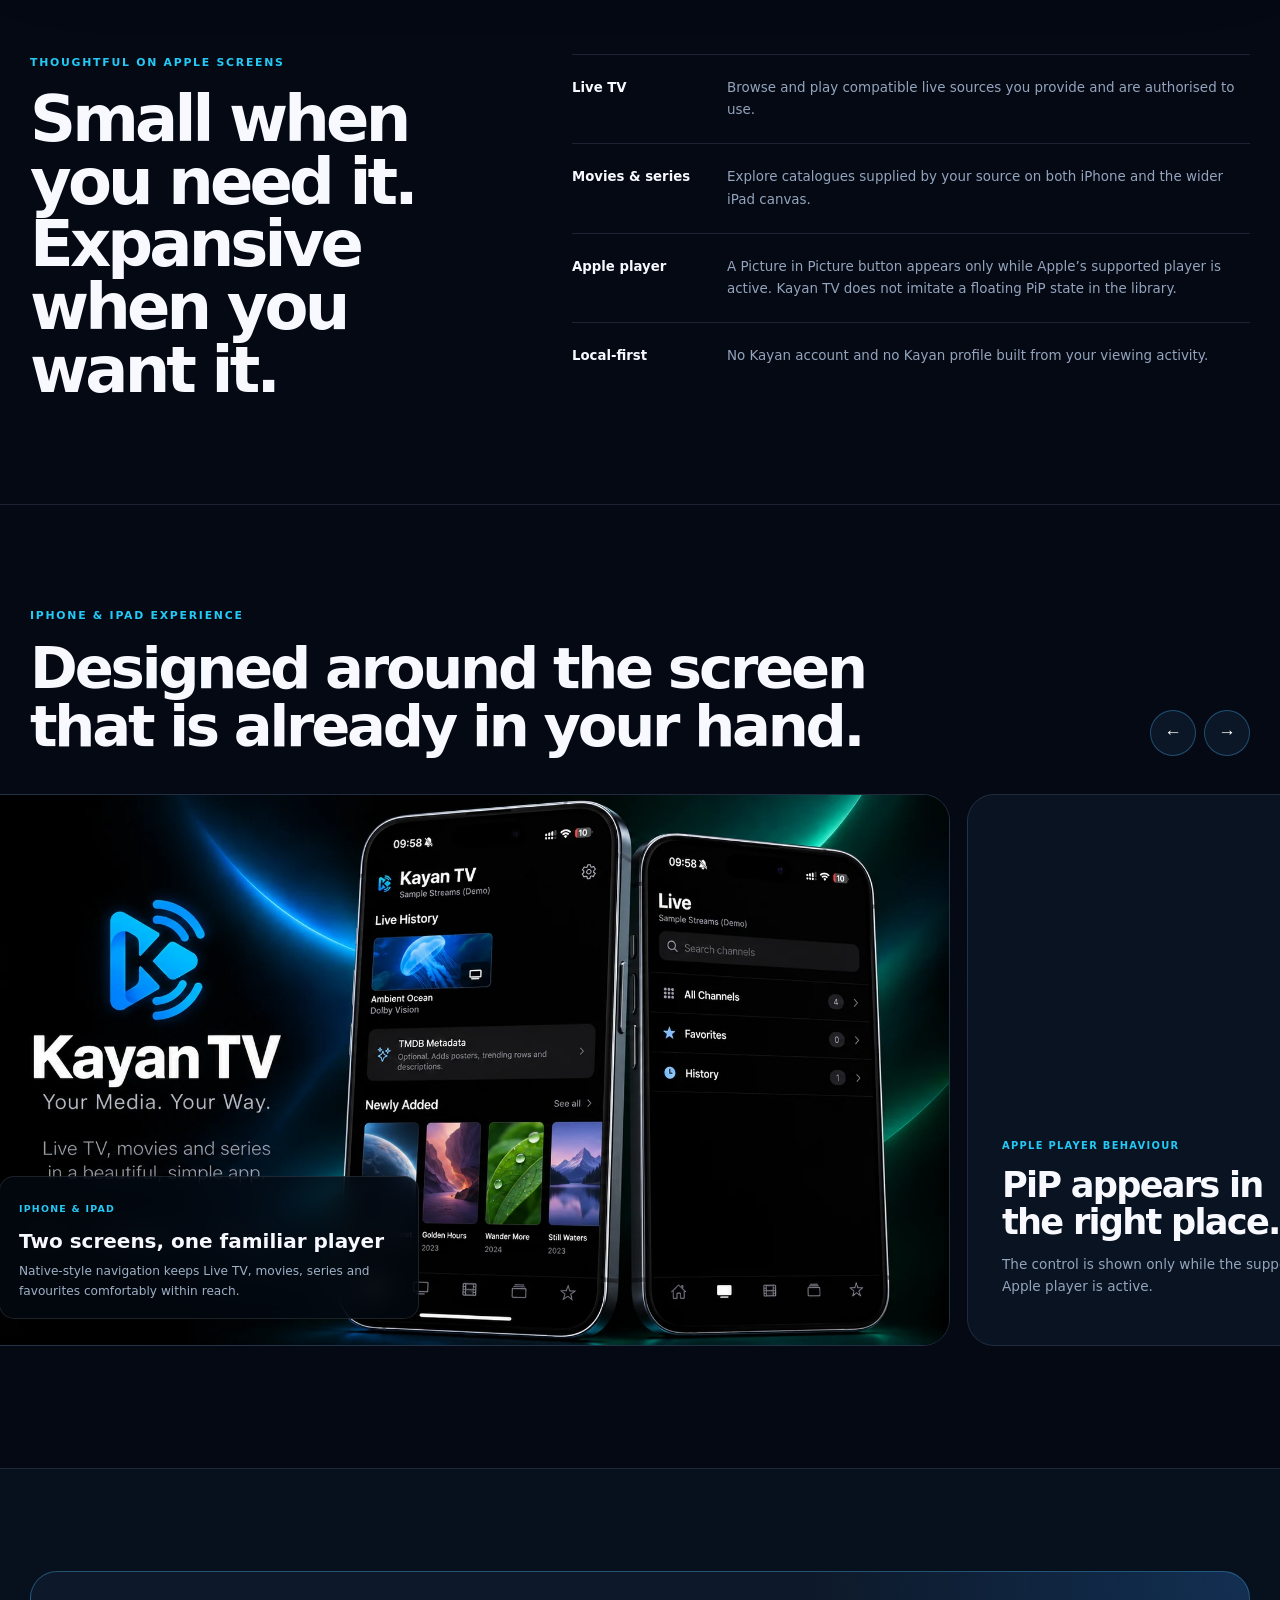
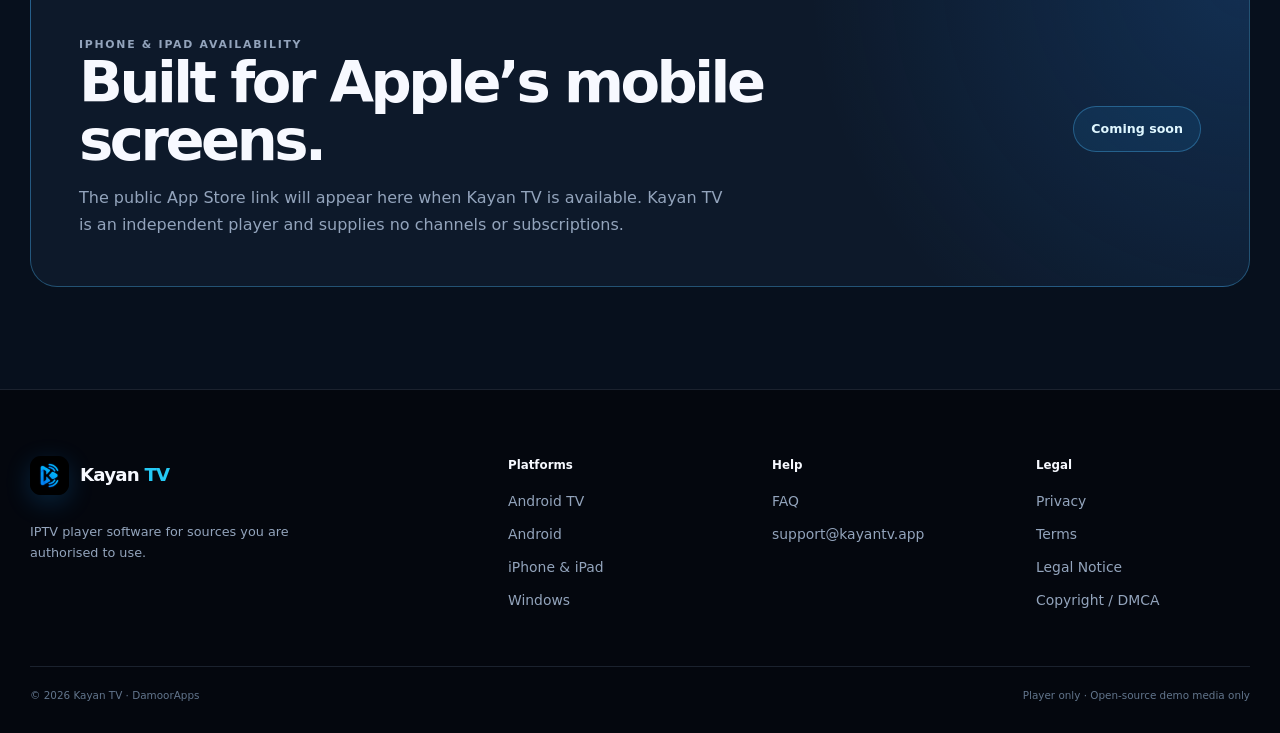
<file: ios-iptv-player.html>
<!doctype html>
<html lang="en">
<head>
  <meta charset="utf-8"><meta name="viewport" content="width=device-width,initial-scale=1,viewport-fit=cover">
  <title>IPTV Player for iPhone & iPad | Kayan TV</title>
  <meta name="description" content="Kayan TV is an IPTV player for iPhone and iPad with compatible M3U and Xtream Codes sources, live TV, movies and series. No channels or subscriptions included.">
  <meta name="robots" content="index,follow,max-image-preview:large"><meta name="theme-color" content="#050914">
  <link rel="canonical" href="https://kayantv.app/ios-iptv-player"><link rel="icon" href="/assets/kayan-icon.png"><link rel="stylesheet" href="/styles.css?v=20260926-remote1">
  <meta property="og:type" content="website"><meta property="og:title" content="Kayan TV — IPTV Player for iPhone & iPad"><meta property="og:description" content="A private IPTV player for authorised M3U and Xtream Codes sources on iPhone and iPad."><meta property="og:url" content="https://kayantv.app/ios-iptv-player"><meta property="og:image" content="https://kayantv.app/assets/kayan-ios-hero-real-v2.png">
  <script type="application/ld+json">{"@context":"https://schema.org","@type":"MobileApplication","name":"Kayan TV for iPhone and iPad","url":"https://kayantv.app/ios-iptv-player","applicationCategory":"MultimediaApplication","operatingSystem":"iOS, iPadOS","description":"IPTV player for compatible M3U and Xtream Codes sources on iPhone and iPad. No channels or subscriptions included.","offers":[{"@type":"Offer","name":"Free","price":"0","priceCurrency":"USD"},{"@type":"Offer","name":"Premium Lifetime","price":"9.99","priceCurrency":"USD"}]}</script>
</head>
<body>
  <a class="skip-link" href="#main">Skip to main content</a><div class="notice"><div class="shell notice-inner"><span><i></i> IPTV player only</span><strong>Bring your own authorised source.</strong><span>No channels or subscriptions included.</span></div></div>
  <header class="site-header"><nav class="shell nav"><a class="brand" href="/"><img src="/assets/kayan-icon.png" alt=""><span>Kayan <b>TV</b></span></a><div class="nav-links"><a href="/#platforms">Platforms</a><a href="/remote">Kayan Remote</a><a href="/#why-kayan">Features</a><a href="/#pricing">Pricing</a><a href="/#faq">FAQ</a></div><a class="nav-cta" href="#availability">Availability</a></nav></header>
  <div class="platform-subnav"><nav class="shell platform-tabs" aria-label="Kayan TV platform pages"><a href="/android-tv-iptv-player">Android TV</a><a href="/android-iptv-player">Android Mobile</a><a aria-current="page" href="/ios-iptv-player">iPhone & iPad</a><a href="/windows-iptv-player">Windows</a></nav></div>
  <main id="main">
    <section class="platform-hero shell"><div class="platform-hero-copy"><p class="eyebrow">IPTV player for iPhone & iPad</p><h1>Live TV, movies and series.<br><em>Beautifully focused.</em></h1><p>Kayan TV gives iPhone and iPad users a private player for compatible M3U and Xtream Codes sources, with layouts designed around touch and Apple’s active video player.</p><div class="platform-badges"><span>iPhone & iPad</span><span>M3U support</span><span>Xtream Codes support</span><span>Apple player integration</span></div></div><div class="platform-visual"><img src="/assets/kayan-ios-hero-real-v2.webp" alt="Kayan TV IPTV player home and live source screens on iPhone" width="1792" height="1024" fetchpriority="high"><div class="visual-note"><span>Designed from the real Kayan TV iOS interface</span><span>Fictional demo content · No channels included</span></div></div></section>
    <section class="section"><div class="shell platform-intro-grid"><div><p class="eyebrow">Thoughtful on Apple screens</p><h2>Small when you need it. Expansive when you want it.</h2></div><div class="feature-list"><div><b>Live TV</b><span>Browse and play compatible live sources you provide and are authorised to use.</span></div><div><b>Movies & series</b><span>Explore catalogues supplied by your source on both iPhone and the wider iPad canvas.</span></div><div><b>Apple player</b><span>A Picture in Picture button appears only while Apple’s supported player is active. Kayan TV does not imitate a floating PiP state in the library.</span></div><div><b>Local-first</b><span>No Kayan account and no Kayan profile built from your viewing activity.</span></div></div></div></section>
    <section class="section carousel-section" data-carousel><div class="shell carousel-head"><div><p class="eyebrow">iPhone & iPad experience</p><h2>Designed around the screen<br>that is already in your hand.</h2></div><div class="carousel-controls"><button data-carousel-prev aria-label="Previous iOS screenshot">←</button><button data-carousel-next aria-label="Next iOS screenshot">→</button></div></div><div class="shot-track" data-carousel-track>
      <article class="shot-card image-card"><img src="/assets/kayan-ios-hero-real-v2.webp" alt="Kayan TV live TV and library interface on iPhone" width="1792" height="1024" loading="lazy"><div class="shot-card-copy"><small>iPhone & iPad</small><h3>Two screens, one familiar player</h3><p>Native-style navigation keeps Live TV, movies, series and favourites comfortably within reach.</p></div></article>
      <article class="shot-card ui-card"><div class="shot-story"><span>Apple player behaviour</span><h3>PiP appears in the right place.</h3><p>The control is shown only while the supported Apple player is active.</p></div><div class="ui-panel"><div class="ui-panel-head"><img src="/assets/kayan-icon.png" alt=""><b>Live TV · Active player</b><span>PiP control</span></div><div class="fake-hero"><b>Authorised source playback</b></div><div class="fake-row"><span>Back</span><span>Play / Pause</span><span>PiP</span><span>Subtitles</span></div></div></article>
      <article class="shot-card ui-card"><div class="shot-story"><span>iPad catalogue</span><h3>More room for discovery.</h3><p>Movies, series and viewing progress use the larger canvas without adding clutter.</p></div><div class="ui-panel"><div class="ui-panel-head"><img src="/assets/kayan-icon.png" alt=""><b>Movies & series</b><span>Your source</span></div><div class="fake-row"><span>Continue</span><span>New from source</span><span>My list</span><span>Series</span></div><div class="fake-row"><span>Demo 01</span><span>Demo 02</span><span>Demo 03</span><span>Demo 04</span></div></div></article>
    </div></section>
    <section class="section availability" id="availability"><div class="shell availability-card"><div><p class="eyebrow">iPhone & iPad availability</p><h2>Built for Apple’s mobile screens.</h2><p>The public App Store link will appear here when Kayan TV is available. Kayan TV is an independent player and supplies no channels or subscriptions.</p></div><span class="status-pill">Coming soon</span></div></section>
  </main>
  <footer class="site-footer"><div class="shell footer-top"><div class="footer-brand"><a class="brand" href="/"><img src="/assets/kayan-icon.png" alt=""><span>Kayan <b>TV</b></span></a><p>IPTV player software for sources you are authorised to use.</p></div><div class="footer-column"><b>Platforms</b><a href="/android-tv-iptv-player">Android TV</a><a href="/android-iptv-player">Android</a><a href="/ios-iptv-player">iPhone & iPad</a><a href="/windows-iptv-player">Windows</a></div><div class="footer-column"><b>Help</b><a href="/#faq">FAQ</a><a data-email="supportEmail" href="mailto:support@kayantv.app">Support</a></div><div class="footer-column"><b>Legal</b><a href="/privacy">Privacy</a><a href="/terms">Terms</a><a href="/legal">Legal Notice</a><a href="/copyright">Copyright / DMCA</a></div></div><div class="shell footer-bottom"><span>© 2026 Kayan TV · <span data-publisher>DamoorApps</span></span><span>Player only · Open-source demo media only</span></div></footer>
  <script src="/site.config.js?v=20260917-pricing3"></script><script src="/app.js?v=20260917-pricing3"></script>
</body></html>
</file>
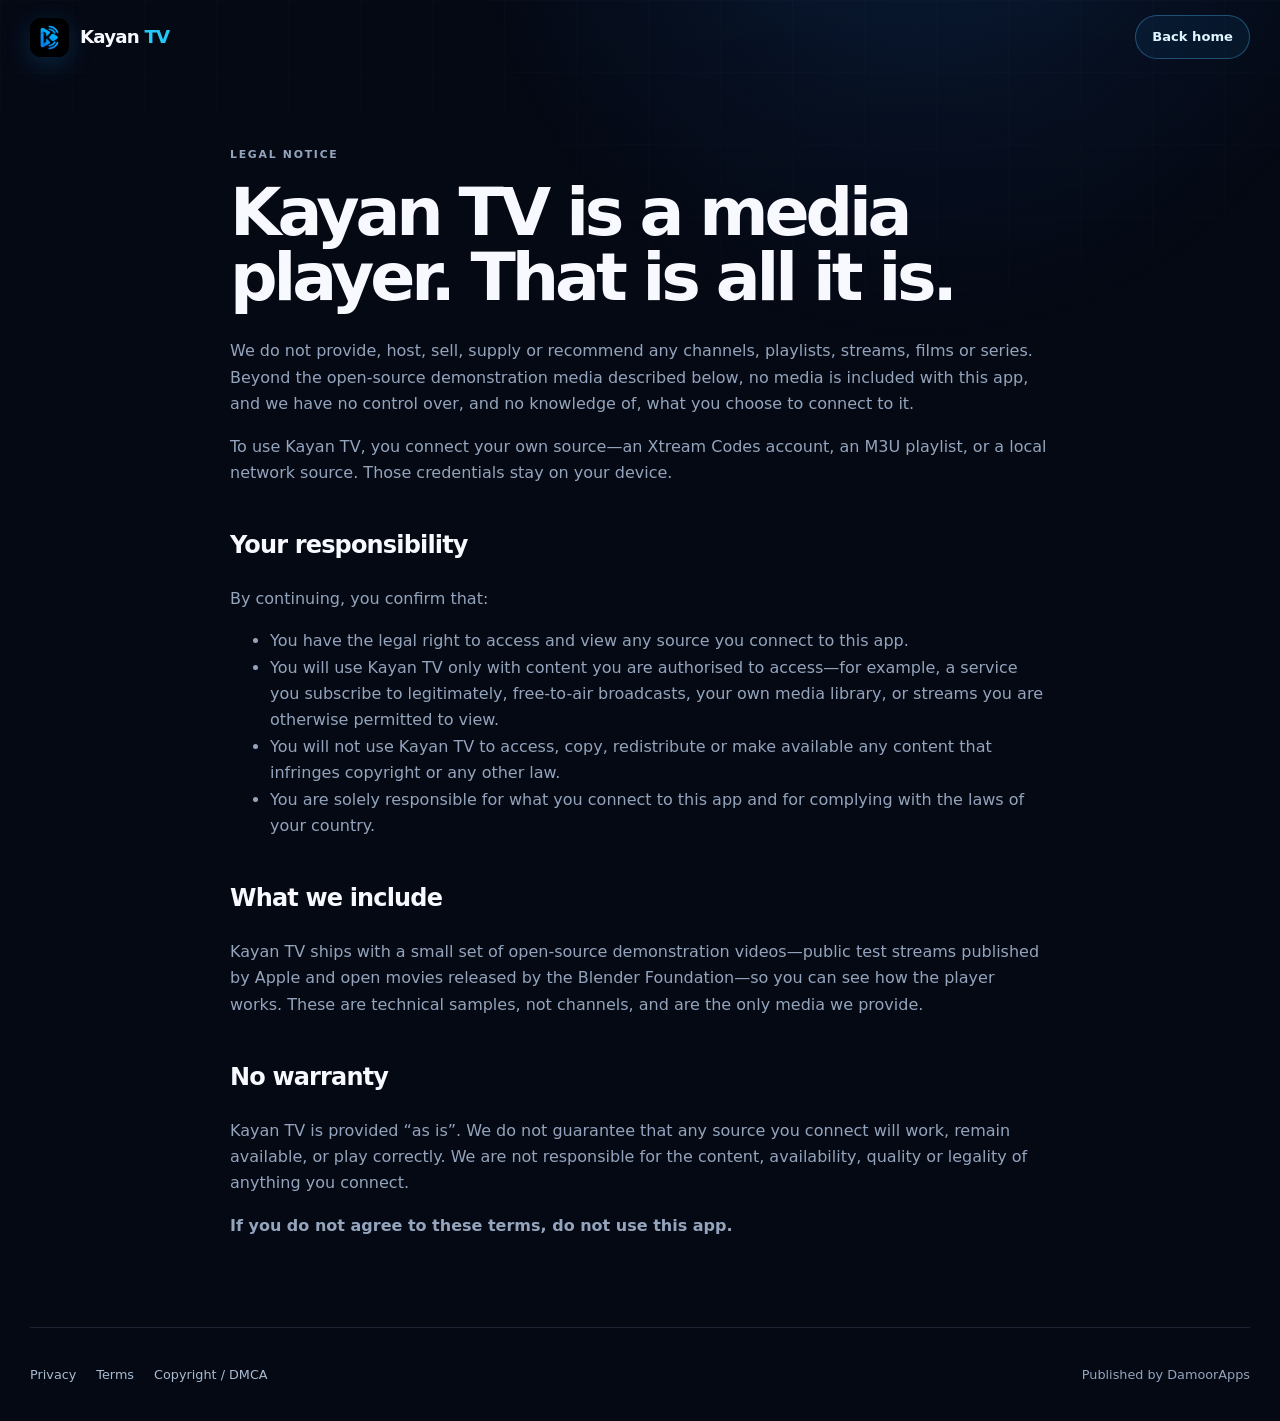
<file: legal.html>
<!doctype html>
<html lang="en">
<head>
  <meta charset="utf-8">
  <meta name="viewport" content="width=device-width,initial-scale=1">
  <title>Legal Notice — Kayan TV</title>
  <meta name="description" content="Legal notice for responsible and authorised use of the Kayan TV media player.">
  <meta name="robots" content="noindex,follow">
  <link rel="canonical" href="https://kayantv.app/legal">
  <link rel="icon" href="/assets/kayan-icon.png">
  <link rel="stylesheet" href="/styles.css?v=20260926-remote1">
</head>
<body>
  <header class="container"><nav class="nav"><a class="brand" href="/"><img src="/assets/kayan-icon.png" alt="" width="44" height="44"><span>Kayan <b>TV</b></span></a><a class="nav-cta" href="/">Back home</a></nav></header>
  <main class="container page">
    <p class="eyebrow">Legal notice</p>
    <h1>Kayan TV is a media player. That is all it is.</h1>
    <p>We do not provide, host, sell, supply or recommend any channels, playlists, streams, films or series. Beyond the open-source demonstration media described below, no media is included with this app, and we have no control over, and no knowledge of, what you choose to connect to it.</p>
    <p>To use Kayan TV, you connect your own source—an Xtream Codes account, an M3U playlist, or a local network source. Those credentials stay on your device.</p>

    <h2>Your responsibility</h2>
    <p>By continuing, you confirm that:</p>
    <ul>
      <li>You have the legal right to access and view any source you connect to this app.</li>
      <li>You will use Kayan TV only with content you are authorised to access—for example, a service you subscribe to legitimately, free-to-air broadcasts, your own media library, or streams you are otherwise permitted to view.</li>
      <li>You will not use Kayan TV to access, copy, redistribute or make available any content that infringes copyright or any other law.</li>
      <li>You are solely responsible for what you connect to this app and for complying with the laws of your country.</li>
    </ul>

    <h2>What we include</h2>
    <p>Kayan TV ships with a small set of open-source demonstration videos—public test streams published by Apple and open movies released by the Blender Foundation—so you can see how the player works. These are technical samples, not channels, and are the only media we provide.</p>

    <h2>No warranty</h2>
    <p>Kayan TV is provided “as is”. We do not guarantee that any source you connect will work, remain available, or play correctly. We are not responsible for the content, availability, quality or legality of anything you connect.</p>
    <p><strong>If you do not agree to these terms, do not use this app.</strong></p>
  </main>
  <footer class="container footer"><div class="footer-inner"><nav><a href="/privacy">Privacy</a><a href="/terms">Terms</a><a href="/copyright">Copyright / DMCA</a></nav><span>Published by <span data-publisher>DamoorApps</span></span></div></footer>
  <script src="/site.config.js?v=20260917-pricing3"></script><script src="/app.js?v=20260917-pricing3"></script>
</body>
</html>
</file>
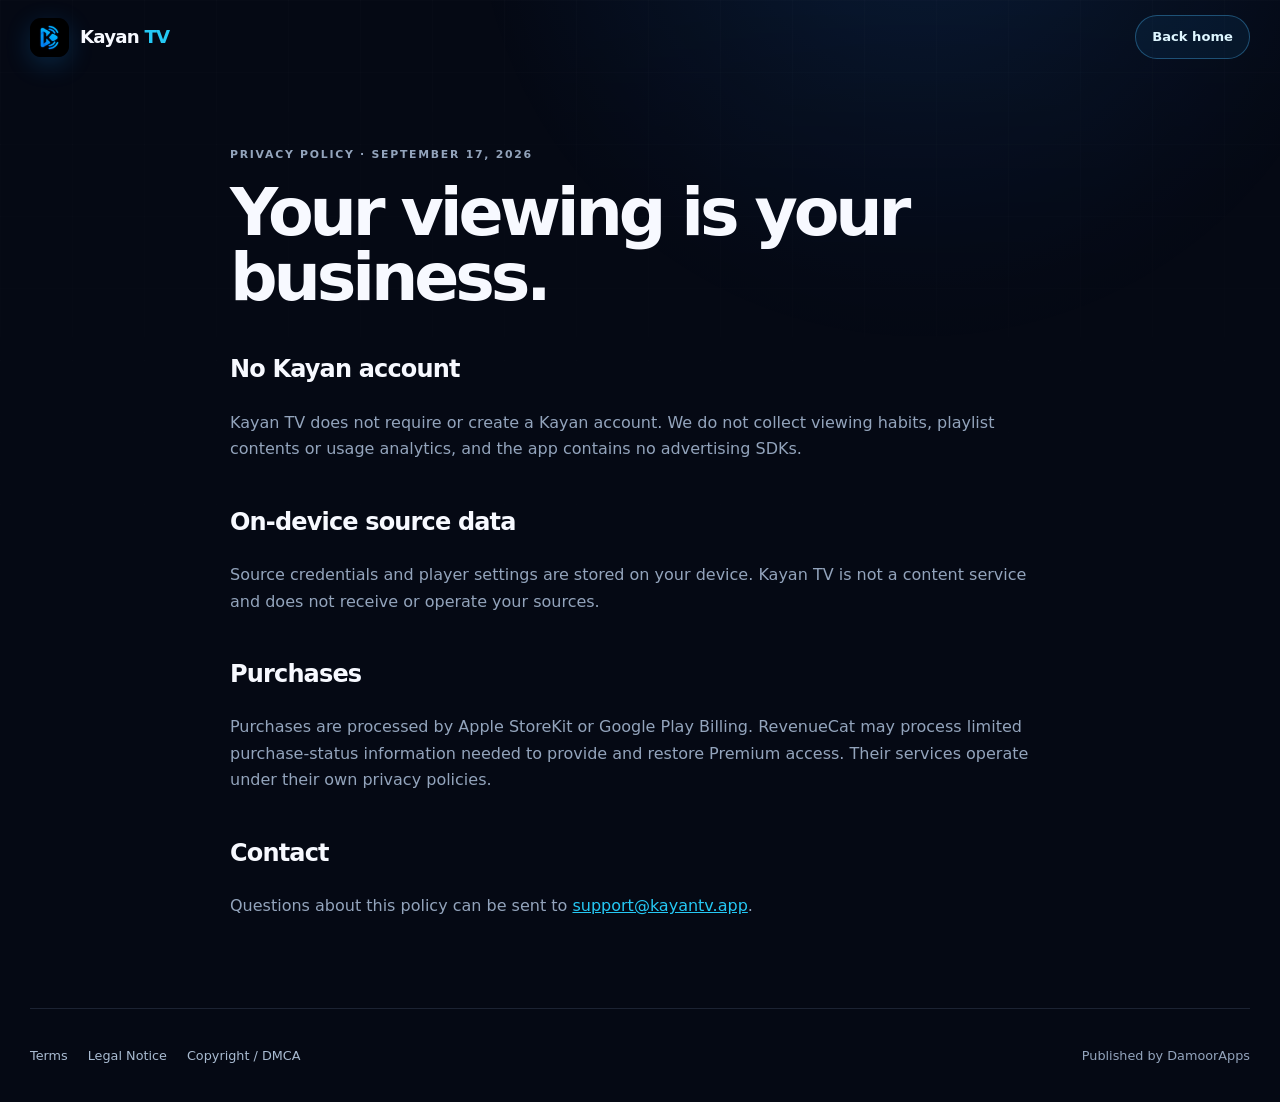
<file: privacy.html>
<!doctype html>
<html lang="en">
<head>
  <meta charset="utf-8">
  <meta name="viewport" content="width=device-width,initial-scale=1">
  <title>Privacy Policy — Kayan TV</title>
  <meta name="description" content="Learn how Kayan TV protects source credentials, viewing activity and purchase information with a local-first, account-free design.">
  <meta name="robots" content="index,follow">
  <link rel="canonical" href="https://kayantv.app/privacy">
  <link rel="icon" href="/assets/kayan-icon.png">
  <link rel="stylesheet" href="/styles.css?v=20260926-remote1">
</head>
<body>
  <header class="container"><nav class="nav"><a class="brand" href="/"><img src="/assets/kayan-icon.png" alt="" width="44" height="44"><span>Kayan <b>TV</b></span></a><a class="nav-cta" href="/">Back home</a></nav></header>
  <main class="container page">
    <p class="eyebrow">Privacy policy · <span data-updated></span></p>
    <h1>Your viewing is your business.</h1>
    <h2>No Kayan account</h2>
    <p>Kayan TV does not require or create a Kayan account. We do not collect viewing habits, playlist contents or usage analytics, and the app contains no advertising SDKs.</p>
    <h2>On-device source data</h2>
    <p>Source credentials and player settings are stored on your device. Kayan TV is not a content service and does not receive or operate your sources.</p>
    <h2>Purchases</h2>
    <p>Purchases are processed by Apple StoreKit or Google Play Billing. RevenueCat may process limited purchase-status information needed to provide and restore Premium access. Their services operate under their own privacy policies.</p>
    <h2>Contact</h2>
    <p>Questions about this policy can be sent to <a data-email="supportEmail" href="mailto:support@kayantv.app">support@kayantv.app</a>.</p>
  </main>
  <footer class="container footer"><div class="footer-inner"><nav><a href="/terms">Terms</a><a href="/legal">Legal Notice</a><a href="/copyright">Copyright / DMCA</a></nav><span>Published by <span data-publisher>DamoorApps</span></span></div></footer>
  <script src="/site.config.js?v=20260917-pricing3"></script><script src="/app.js?v=20260917-pricing3"></script>
</body>
</html>
</file>
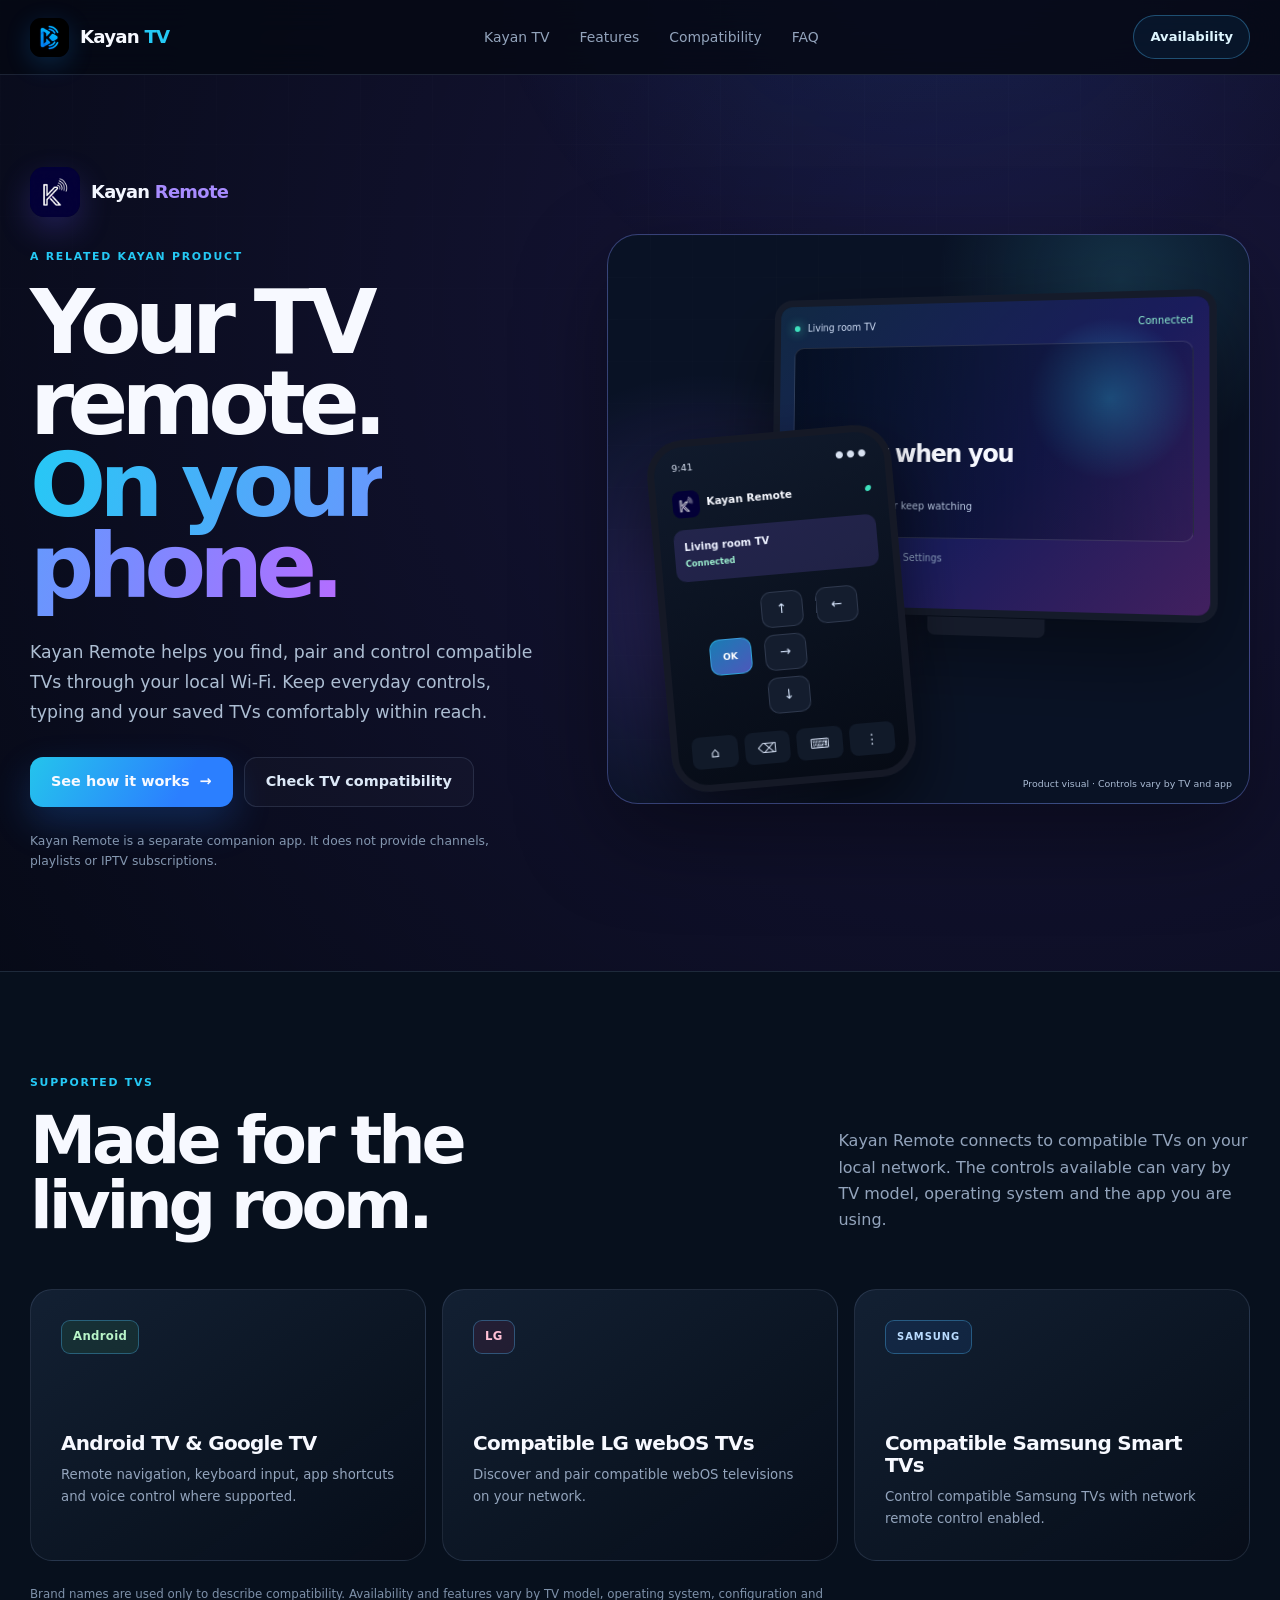
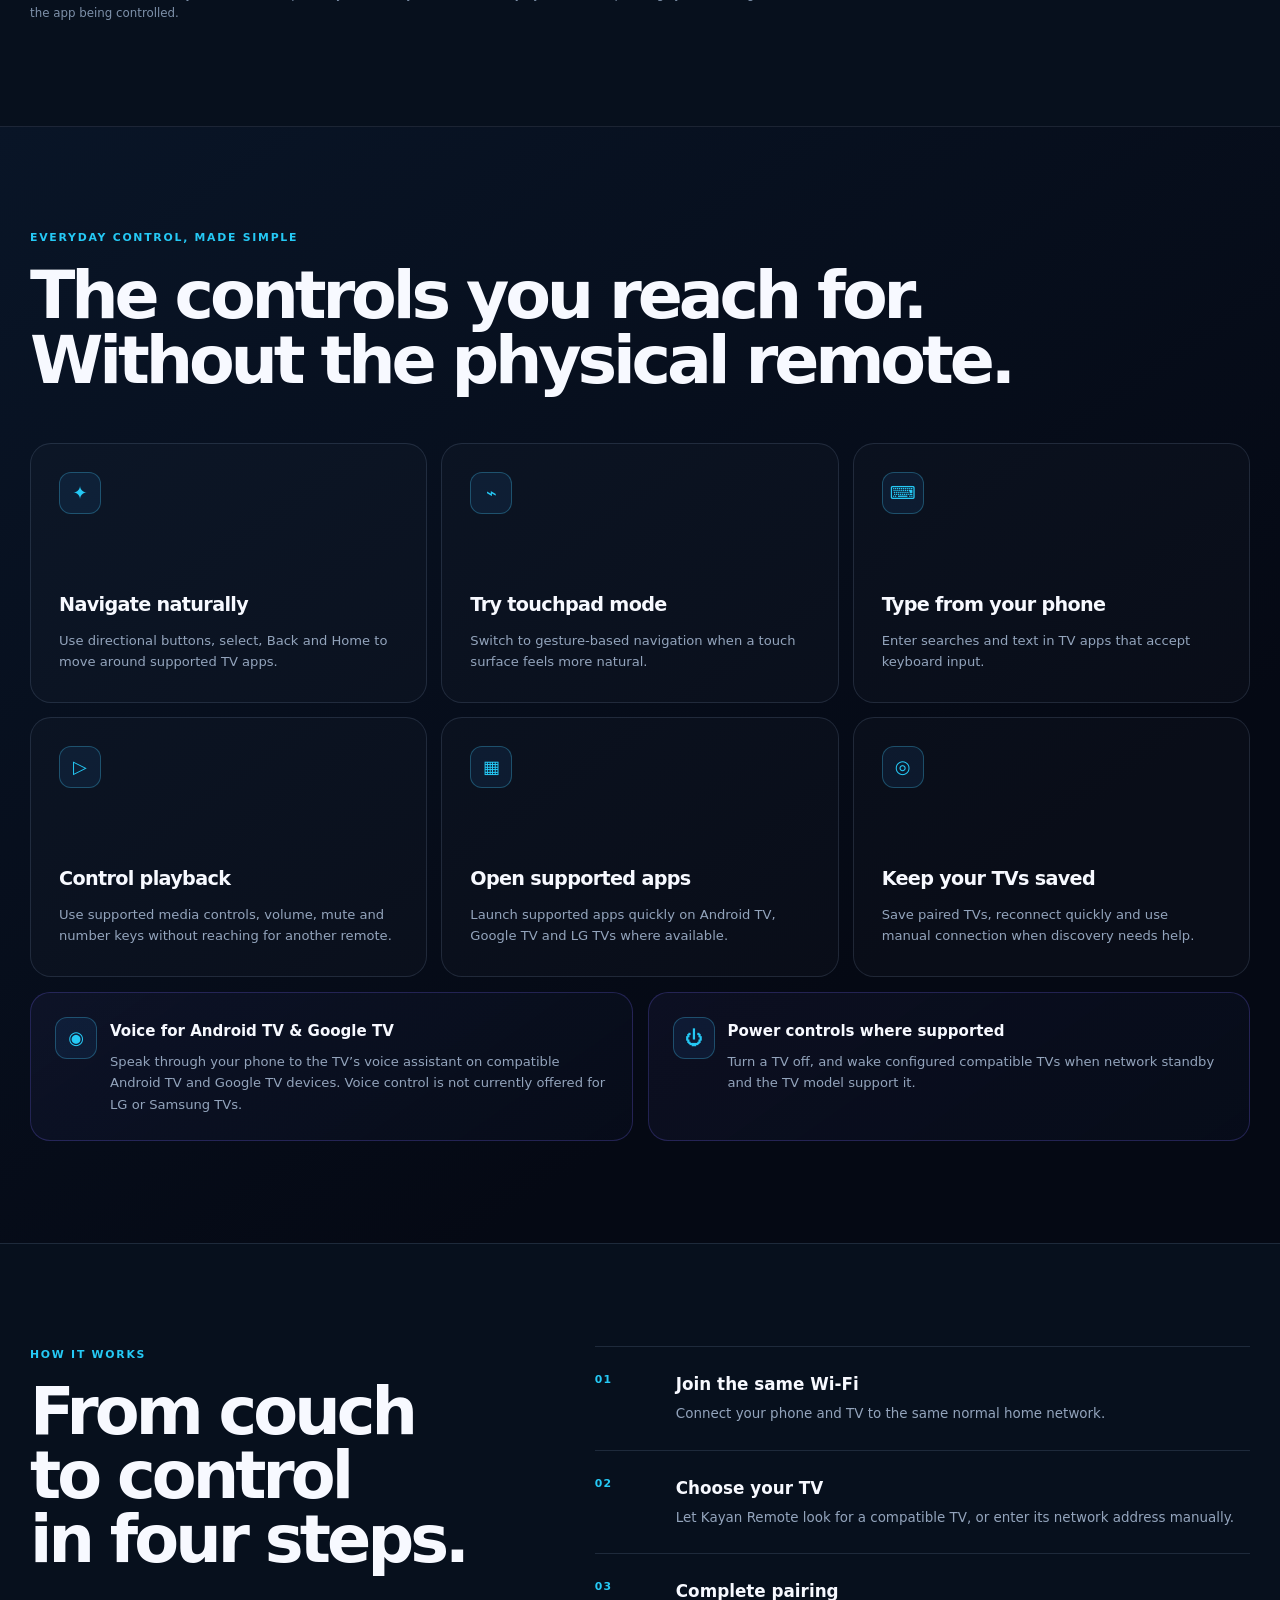
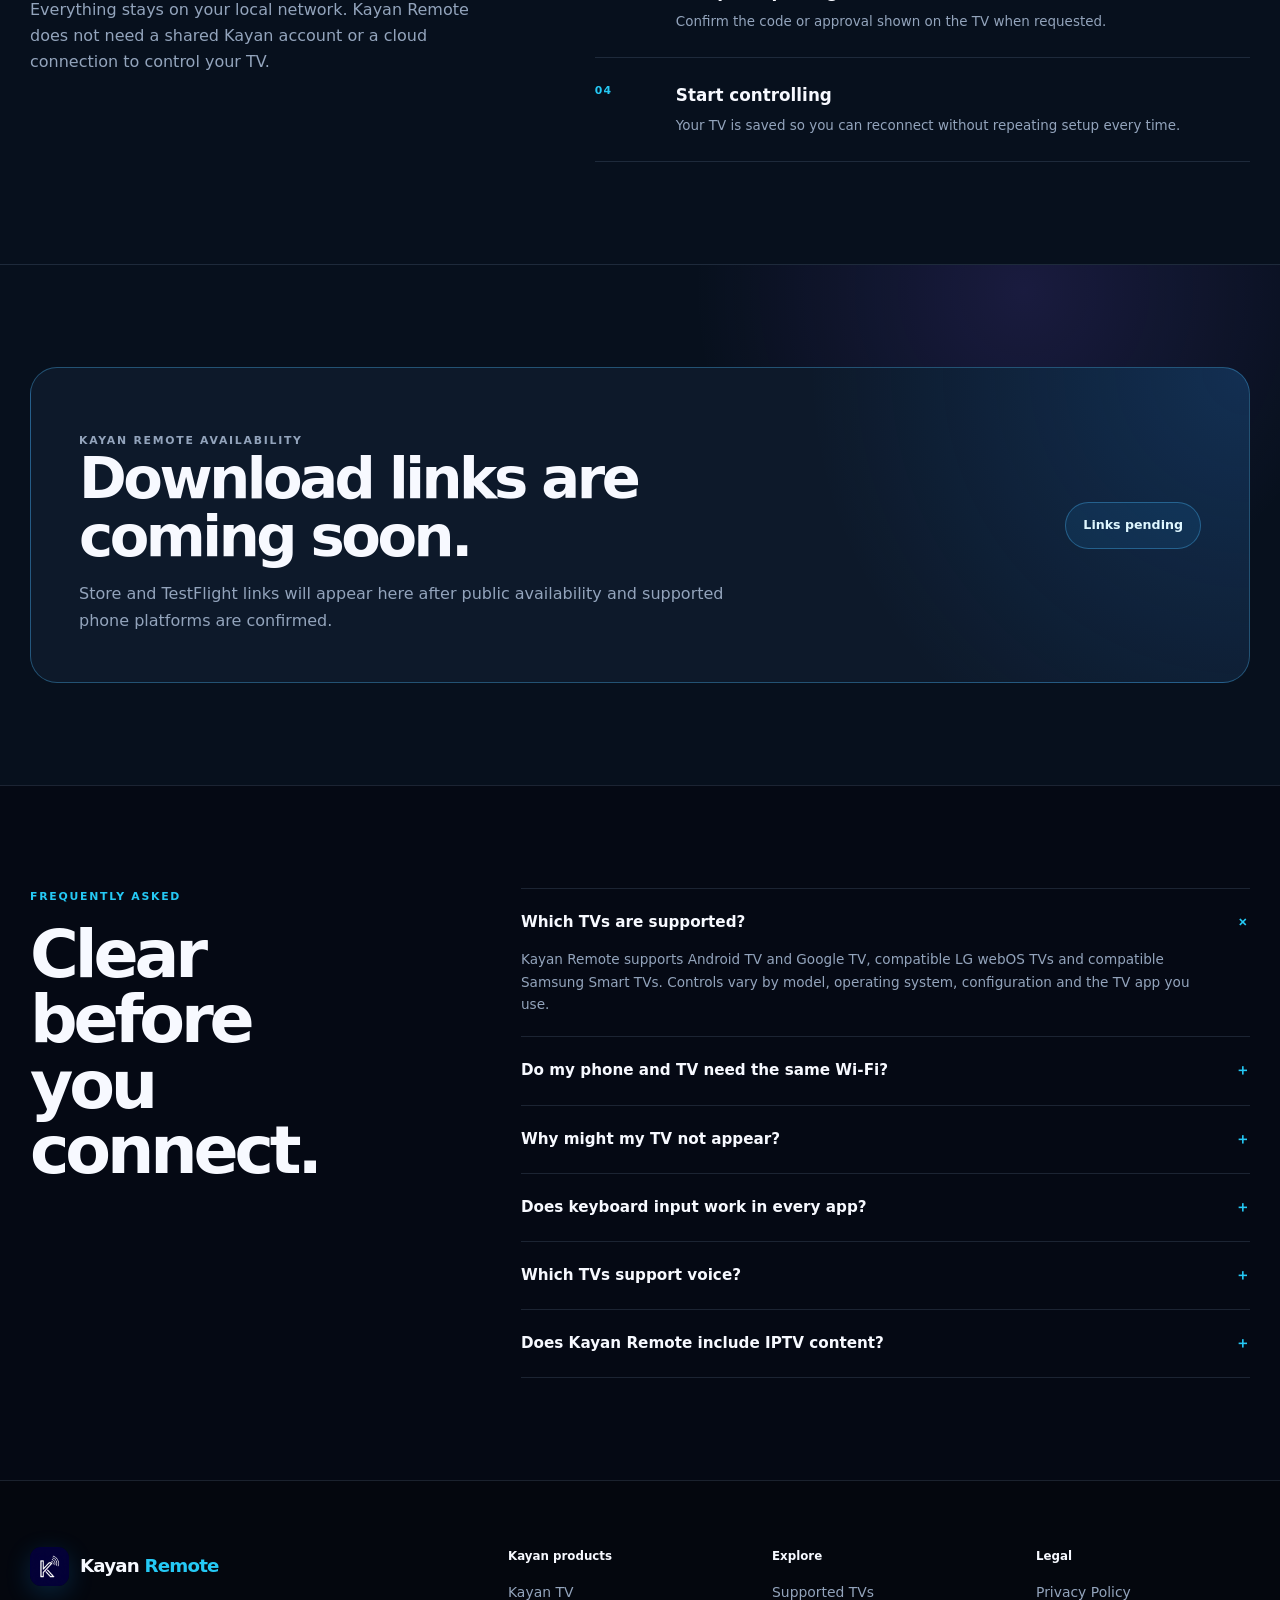
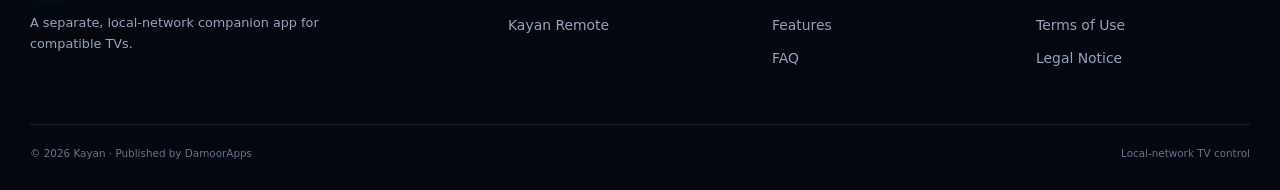
<file: remote.html>
<!doctype html>
<html lang="en">
<head>
  <meta charset="utf-8">
  <meta name="viewport" content="width=device-width,initial-scale=1,viewport-fit=cover">
  <title>Kayan Remote — TV Remote App for Android TV, LG & Samsung</title>
  <meta name="description" content="Kayan Remote helps you discover, pair and control compatible Android TV, Google TV, LG webOS and Samsung Smart TVs over your local Wi-Fi.">
  <meta name="robots" content="index,follow,max-image-preview:large,max-snippet:-1">
  <meta name="theme-color" content="#050914">
  <link rel="canonical" href="https://kayantv.app/remote">
  <link rel="icon" href="/assets/kayan-remote-icon.png">
  <link rel="apple-touch-icon" href="/assets/kayan-remote-icon.png">
  <link rel="stylesheet" href="/styles.css?v=20260926-remote1">
  <meta property="og:type" content="website">
  <meta property="og:site_name" content="Kayan">
  <meta property="og:title" content="Kayan Remote — Your TV remote. On your phone.">
  <meta property="og:description" content="Discover, pair and control compatible TVs through your local Wi-Fi.">
  <meta property="og:url" content="https://kayantv.app/remote">
  <meta property="og:image" content="https://kayantv.app/assets/kayan-remote-icon.png">
  <meta property="og:image:alt" content="Kayan Remote app icon">
  <meta name="twitter:card" content="summary">
  <meta name="twitter:title" content="Kayan Remote — Your TV remote. On your phone.">
  <meta name="twitter:description" content="Control compatible TVs through your local Wi-Fi.">
  <meta name="twitter:image" content="https://kayantv.app/assets/kayan-remote-icon.png">
  <script type="application/ld+json">
  {"@context":"https://schema.org","@graph":[
    {"@type":"WebPage","@id":"https://kayantv.app/remote#webpage","url":"https://kayantv.app/remote","name":"Kayan Remote — TV Remote App","description":"A local-network phone remote for compatible smart TVs.","inLanguage":"en"},
    {"@type":"Organization","@id":"https://kayantv.app/#publisher","name":"DamoorApps","url":"https://kayantv.app/"},
    {"@type":"FAQPage","mainEntity":[
      {"@type":"Question","name":"Which TVs are supported by Kayan Remote?","acceptedAnswer":{"@type":"Answer","text":"Kayan Remote works with Android TV and Google TV, compatible LG webOS TVs, and compatible Samsung Smart TVs. Available controls depend on the TV model, operating system and app."}},
      {"@type":"Question","name":"Does Kayan Remote include IPTV content?","acceptedAnswer":{"@type":"Answer","text":"No. Kayan Remote is a local-network TV remote. It does not provide channels, playlists, IPTV subscriptions or media content."}}
    ]}
  ]}
  </script>
</head>
<body class="remote-page">
  <a class="skip-link" href="#main">Skip to main content</a>
  <header class="site-header remote-header">
    <nav class="shell nav" aria-label="Primary navigation">
      <a class="brand" href="/" aria-label="Kayan TV home"><img src="/assets/kayan-icon.png" alt="" width="42" height="42"><span>Kayan <b>TV</b></span></a>
      <div class="nav-links"><a href="/">Kayan TV</a><a href="#features">Features</a><a href="#compatibility">Compatibility</a><a href="#faq">FAQ</a></div>
      <a class="nav-cta" href="#availability">Availability</a>
    </nav>
  </header>

  <main id="main">
    <section class="remote-hero shell">
      <div class="remote-hero-copy">
        <div class="remote-product-label"><img src="/assets/kayan-remote-icon.png" alt="" width="50" height="50"><span>Kayan <b>Remote</b></span></div>
        <p class="eyebrow">A related Kayan product</p>
        <h1>Your TV remote.<br><em>On your phone.</em></h1>
        <p>Kayan Remote helps you find, pair and control compatible TVs through your local Wi-Fi. Keep everyday controls, typing and your saved TVs comfortably within reach.</p>
        <div class="remote-hero-actions"><a class="button button-primary" href="#how-it-works">See how it works <span aria-hidden="true">→</span></a><a class="button button-secondary" href="#compatibility">Check TV compatibility</a></div>
        <p class="remote-hero-note">Kayan Remote is a separate companion app. It does not provide channels, playlists or IPTV subscriptions.</p>
      </div>
      <div class="remote-visual" role="img" aria-label="Illustrative Kayan Remote phone control layout for a living room TV">
        <div class="remote-tv"><div class="remote-tv-glow"></div><div class="remote-tv-top"><span class="remote-status-dot"></span><span>Living room TV</span><span>Connected</span></div><div class="remote-tv-screen"><span>Ready when you are</span><small>Choose an app or keep watching</small></div><div class="remote-tv-dock"><span>Home</span><span>Apps</span><span>Guide</span><span>Settings</span></div></div>
        <div class="remote-phone"><div class="remote-phone-top"><span>9:41</span><span>● ● ●</span></div><div class="remote-phone-app"><img src="/assets/kayan-remote-icon.png" alt="" width="28" height="28"><span>Kayan Remote</span><i>●</i></div><div class="remote-device">Living room TV <small>Connected</small></div><div class="remote-pad"><span>↑</span><span>←</span><span class="remote-select">OK</span><span>→</span><span>↓</span></div><div class="remote-shortcuts"><span>⌂</span><span>⌫</span><span>⌨</span><span>⋮</span></div></div>
        <p>Product visual · Controls vary by TV and app</p>
      </div>
    </section>

    <section class="section remote-compatibility" id="compatibility"><div class="shell">
      <div class="section-heading compact-heading"><div><p class="eyebrow">Supported TVs</p><h2>Made for the<br>living room.</h2></div><p>Kayan Remote connects to compatible TVs on your local network. The controls available can vary by TV model, operating system and the app you are using.</p></div>
      <div class="tv-brand-grid" aria-label="Supported TV platforms"><article><span class="tv-brand-mark android-mark">Android</span><h3>Android TV &amp; Google TV</h3><p>Remote navigation, keyboard input, app shortcuts and voice control where supported.</p></article><article><span class="tv-brand-mark lg-mark">LG</span><h3>Compatible LG webOS TVs</h3><p>Discover and pair compatible webOS televisions on your network.</p></article><article><span class="tv-brand-mark samsung-mark">SAMSUNG</span><h3>Compatible Samsung Smart TVs</h3><p>Control compatible Samsung TVs with network remote control enabled.</p></article></div>
      <p class="compatibility-note">Brand names are used only to describe compatibility. Availability and features vary by TV model, operating system, configuration and the app being controlled.</p>
    </div></section>

    <section class="section remote-features" id="features"><div class="shell">
      <div class="section-heading"><p class="eyebrow">Everyday control, made simple</p><h2>The controls you reach for.<br>Without the physical remote.</h2></div>
      <div class="remote-feature-grid">
        <article><span class="remote-feature-icon">✦</span><h3>Navigate naturally</h3><p>Use directional buttons, select, Back and Home to move around supported TV apps.</p></article>
        <article><span class="remote-feature-icon">⌁</span><h3>Try touchpad mode</h3><p>Switch to gesture-based navigation when a touch surface feels more natural.</p></article>
        <article><span class="remote-feature-icon">⌨</span><h3>Type from your phone</h3><p>Enter searches and text in TV apps that accept keyboard input.</p></article>
        <article><span class="remote-feature-icon">▷</span><h3>Control playback</h3><p>Use supported media controls, volume, mute and number keys without reaching for another remote.</p></article>
        <article><span class="remote-feature-icon">▦</span><h3>Open supported apps</h3><p>Launch supported apps quickly on Android TV, Google TV and LG TVs where available.</p></article>
        <article><span class="remote-feature-icon">◎</span><h3>Keep your TVs saved</h3><p>Save paired TVs, reconnect quickly and use manual connection when discovery needs help.</p></article>
      </div>
      <div class="remote-capability-row"><div><span class="remote-feature-icon">◉</span><div><b>Voice for Android TV &amp; Google TV</b><p>Speak through your phone to the TV’s voice assistant on compatible Android TV and Google TV devices. Voice control is not currently offered for LG or Samsung TVs.</p></div></div><div><span class="remote-feature-icon">⏻</span><div><b>Power controls where supported</b><p>Turn a TV off, and wake configured compatible TVs when network standby and the TV model support it.</p></div></div></div>
    </div></section>

    <section class="section remote-how" id="how-it-works"><div class="shell remote-how-grid"><div><p class="eyebrow">How it works</p><h2>From couch to control<br>in four steps.</h2><p>Everything stays on your local network. Kayan Remote does not need a shared Kayan account or a cloud connection to control your TV.</p></div><ol class="remote-steps"><li><span>01</span><div><b>Join the same Wi-Fi</b><p>Connect your phone and TV to the same normal home network.</p></div></li><li><span>02</span><div><b>Choose your TV</b><p>Let Kayan Remote look for a compatible TV, or enter its network address manually.</p></div></li><li><span>03</span><div><b>Complete pairing</b><p>Confirm the code or approval shown on the TV when requested.</p></div></li><li><span>04</span><div><b>Start controlling</b><p>Your TV is saved so you can reconnect without repeating setup every time.</p></div></li></ol></div></section>

    <section class="section availability remote-availability" id="availability"><div class="shell availability-card"><div><p class="eyebrow">Kayan Remote availability</p><h2>Download links are<br>coming soon.</h2><p>Store and TestFlight links will appear here after public availability and supported phone platforms are confirmed.</p></div><span class="status-pill">Links pending</span></div></section>

    <section class="section remote-faq" id="faq"><div class="shell faq-layout"><div class="faq-intro"><p class="eyebrow">Frequently asked</p><h2>Clear before<br>you connect.</h2></div><div class="faq-list">
      <details open><summary>Which TVs are supported?<span>＋</span></summary><p>Kayan Remote supports Android TV and Google TV, compatible LG webOS TVs and compatible Samsung Smart TVs. Controls vary by model, operating system, configuration and the TV app you use.</p></details>
      <details><summary>Do my phone and TV need the same Wi-Fi?<span>＋</span></summary><p>Yes. Your phone and TV need to be on the same local network. Guest Wi-Fi, VPNs and router isolation can stop them from seeing each other.</p></details>
      <details><summary>Why might my TV not appear?<span>＋</span></summary><p>Local discovery can be blocked by network settings or the TV may be asleep. Make sure the TV is on the same Wi-Fi, then try again or use manual connection with its network address.</p></details>
      <details><summary>Does keyboard input work in every app?<span>＋</span></summary><p>No. Keyboard input depends on whether the TV and the app you are controlling accept it. Kayan Remote shows the keyboard controls where they are supported.</p></details>
      <details><summary>Which TVs support voice?<span>＋</span></summary><p>Voice control is available for compatible Android TV and Google TV devices. It is not currently offered for LG or Samsung TVs.</p></details>
      <details><summary>Does Kayan Remote include IPTV content?<span>＋</span></summary><p>No. Kayan Remote is a local-network TV remote. It does not provide channels, playlists, IPTV subscriptions or media content.</p></details>
    </div></div></section>
  </main>

  <footer class="site-footer remote-footer"><div class="shell footer-top"><div class="footer-brand"><a class="brand" href="/remote"><img src="/assets/kayan-remote-icon.png" alt="" width="42" height="42"><span>Kayan <b>Remote</b></span></a><p>A separate, local-network companion app for compatible TVs.</p></div><div class="footer-column"><b>Kayan products</b><a href="/">Kayan TV</a><a href="/remote">Kayan Remote</a></div><div class="footer-column"><b>Explore</b><a href="#compatibility">Supported TVs</a><a href="#features">Features</a><a href="#faq">FAQ</a></div><div class="footer-column"><b>Legal</b><a href="/privacy">Privacy Policy</a><a href="/terms">Terms of Use</a><a href="/legal">Legal Notice</a></div></div><div class="shell footer-bottom"><span>© 2026 Kayan · Published by <span data-publisher>DamoorApps</span></span><span>Local-network TV control</span></div></footer>
  <script src="/site.config.js?v=20260917-pricing3"></script><script src="/app.js?v=20260917-pricing3"></script>
</body>
</html>
</file>
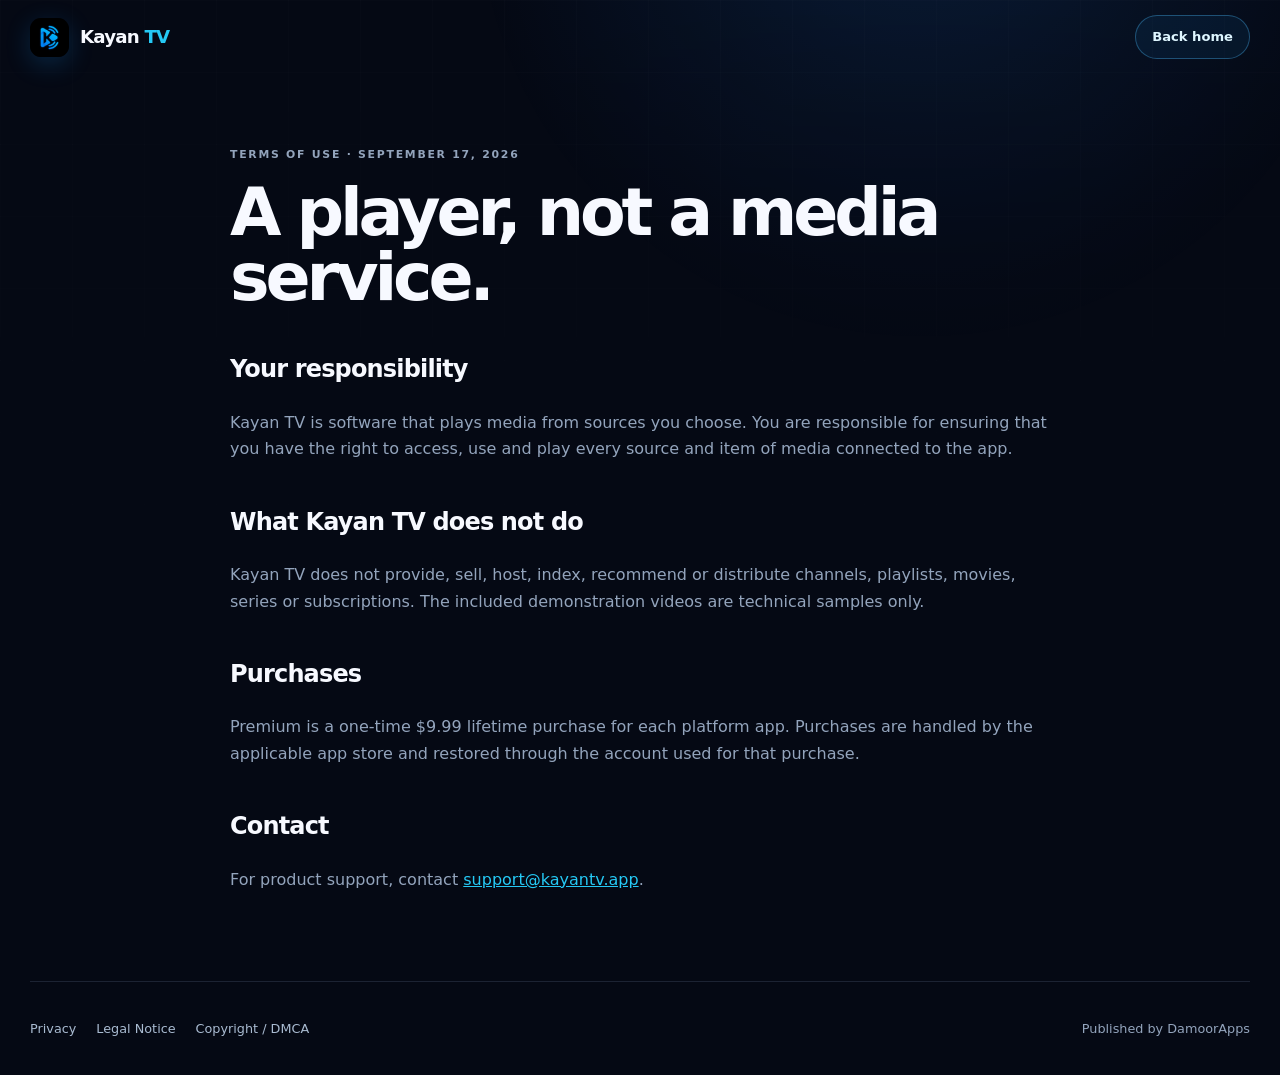
<file: terms.html>
<!doctype html>
<html lang="en">
<head>
  <meta charset="utf-8">
  <meta name="viewport" content="width=device-width,initial-scale=1">
  <title>Terms of Use — Kayan TV</title>
  <meta name="description" content="Read the Kayan TV terms for authorised source use, content responsibility and Premium purchases.">
  <meta name="robots" content="index,follow">
  <link rel="canonical" href="https://kayantv.app/terms">
  <link rel="icon" href="/assets/kayan-icon.png">
  <link rel="stylesheet" href="/styles.css?v=20260926-remote1">
</head>
<body>
  <header class="container"><nav class="nav"><a class="brand" href="/"><img src="/assets/kayan-icon.png" alt="" width="44" height="44"><span>Kayan <b>TV</b></span></a><a class="nav-cta" href="/">Back home</a></nav></header>
  <main class="container page">
    <p class="eyebrow">Terms of use · <span data-updated></span></p>
    <h1>A player, not a media service.</h1>
    <h2>Your responsibility</h2>
    <p>Kayan TV is software that plays media from sources you choose. You are responsible for ensuring that you have the right to access, use and play every source and item of media connected to the app.</p>
    <h2>What Kayan TV does not do</h2>
    <p>Kayan TV does not provide, sell, host, index, recommend or distribute channels, playlists, movies, series or subscriptions. The included demonstration videos are technical samples only.</p>
    <h2>Purchases</h2>
    <p>Premium is a one-time $9.99 lifetime purchase for each platform app. Purchases are handled by the applicable app store and restored through the account used for that purchase.</p>
    <h2>Contact</h2>
    <p>For product support, contact <a data-email="supportEmail" href="mailto:support@kayantv.app">support@kayantv.app</a>.</p>
  </main>
  <footer class="container footer"><div class="footer-inner"><nav><a href="/privacy">Privacy</a><a href="/legal">Legal Notice</a><a href="/copyright">Copyright / DMCA</a></nav><span>Published by <span data-publisher>DamoorApps</span></span></div></footer>
  <script src="/site.config.js?v=20260917-pricing3"></script><script src="/app.js?v=20260917-pricing3"></script>
</body>
</html>
</file>
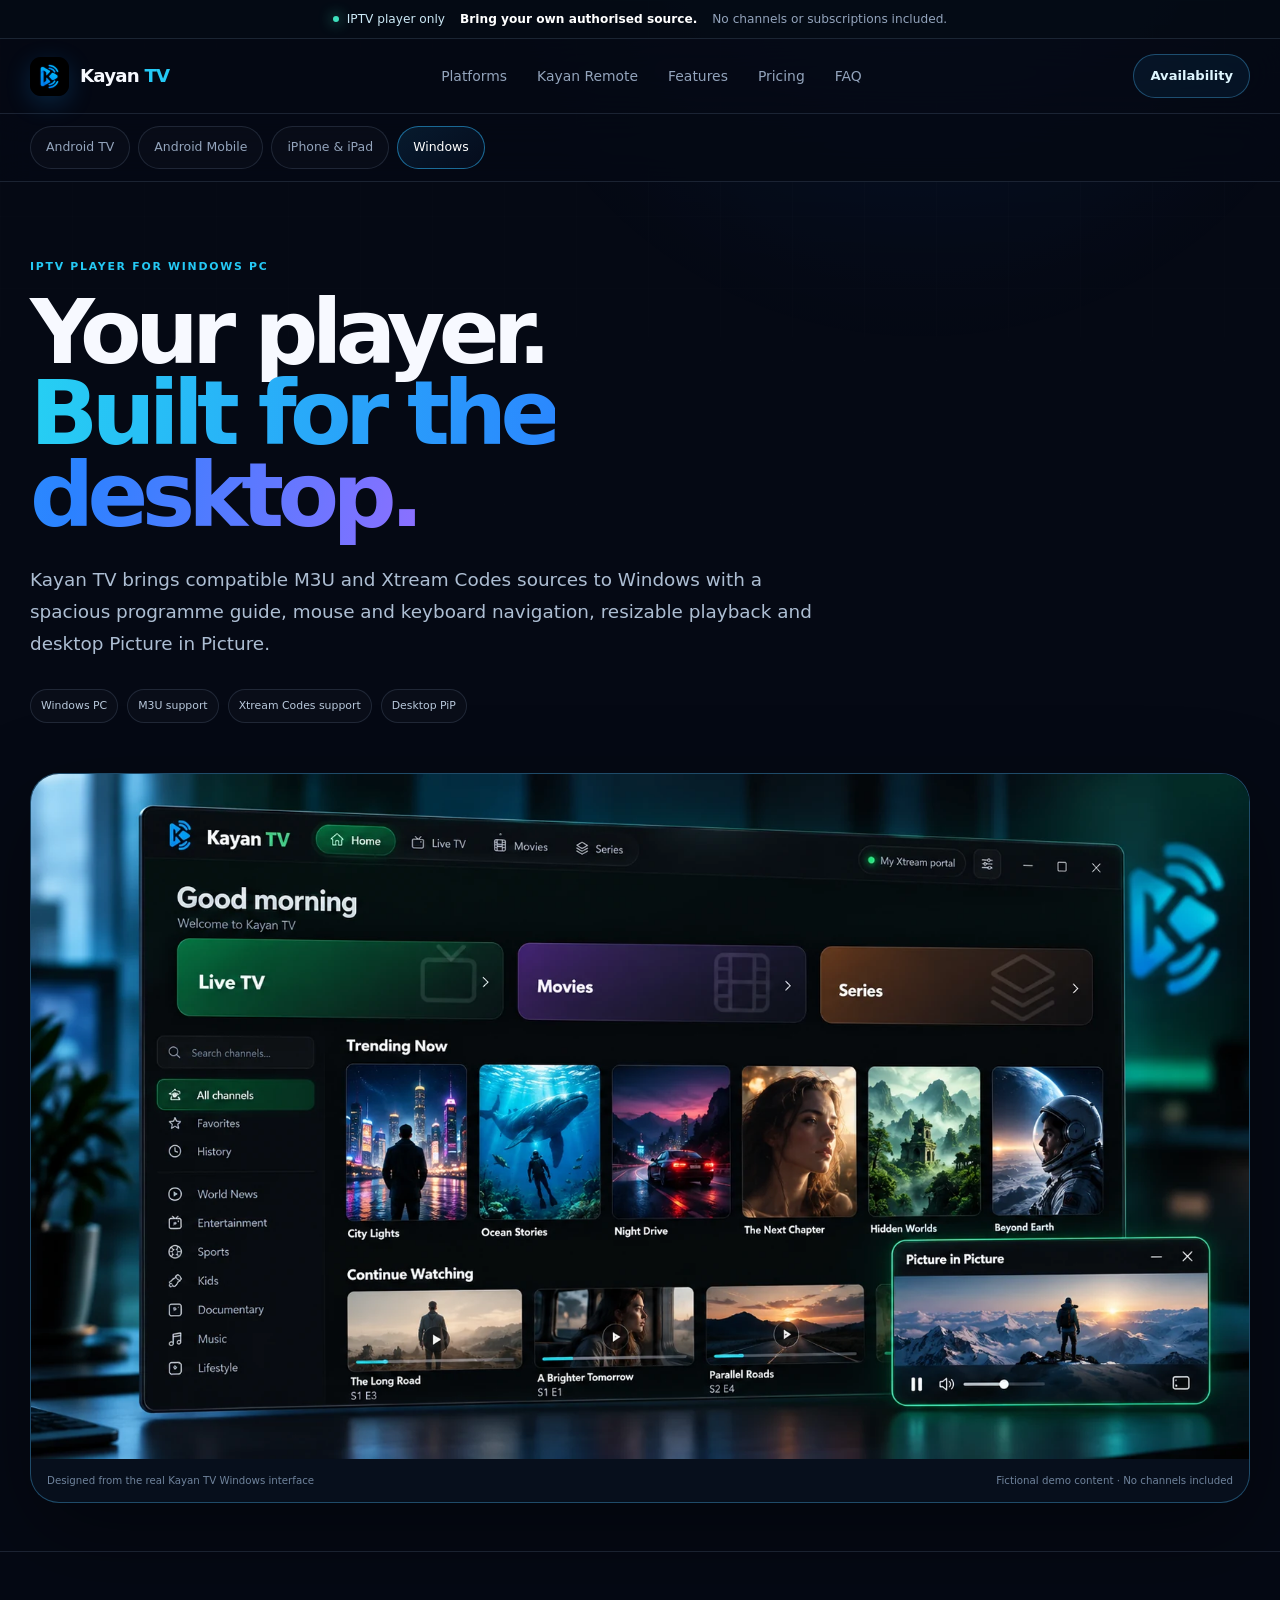
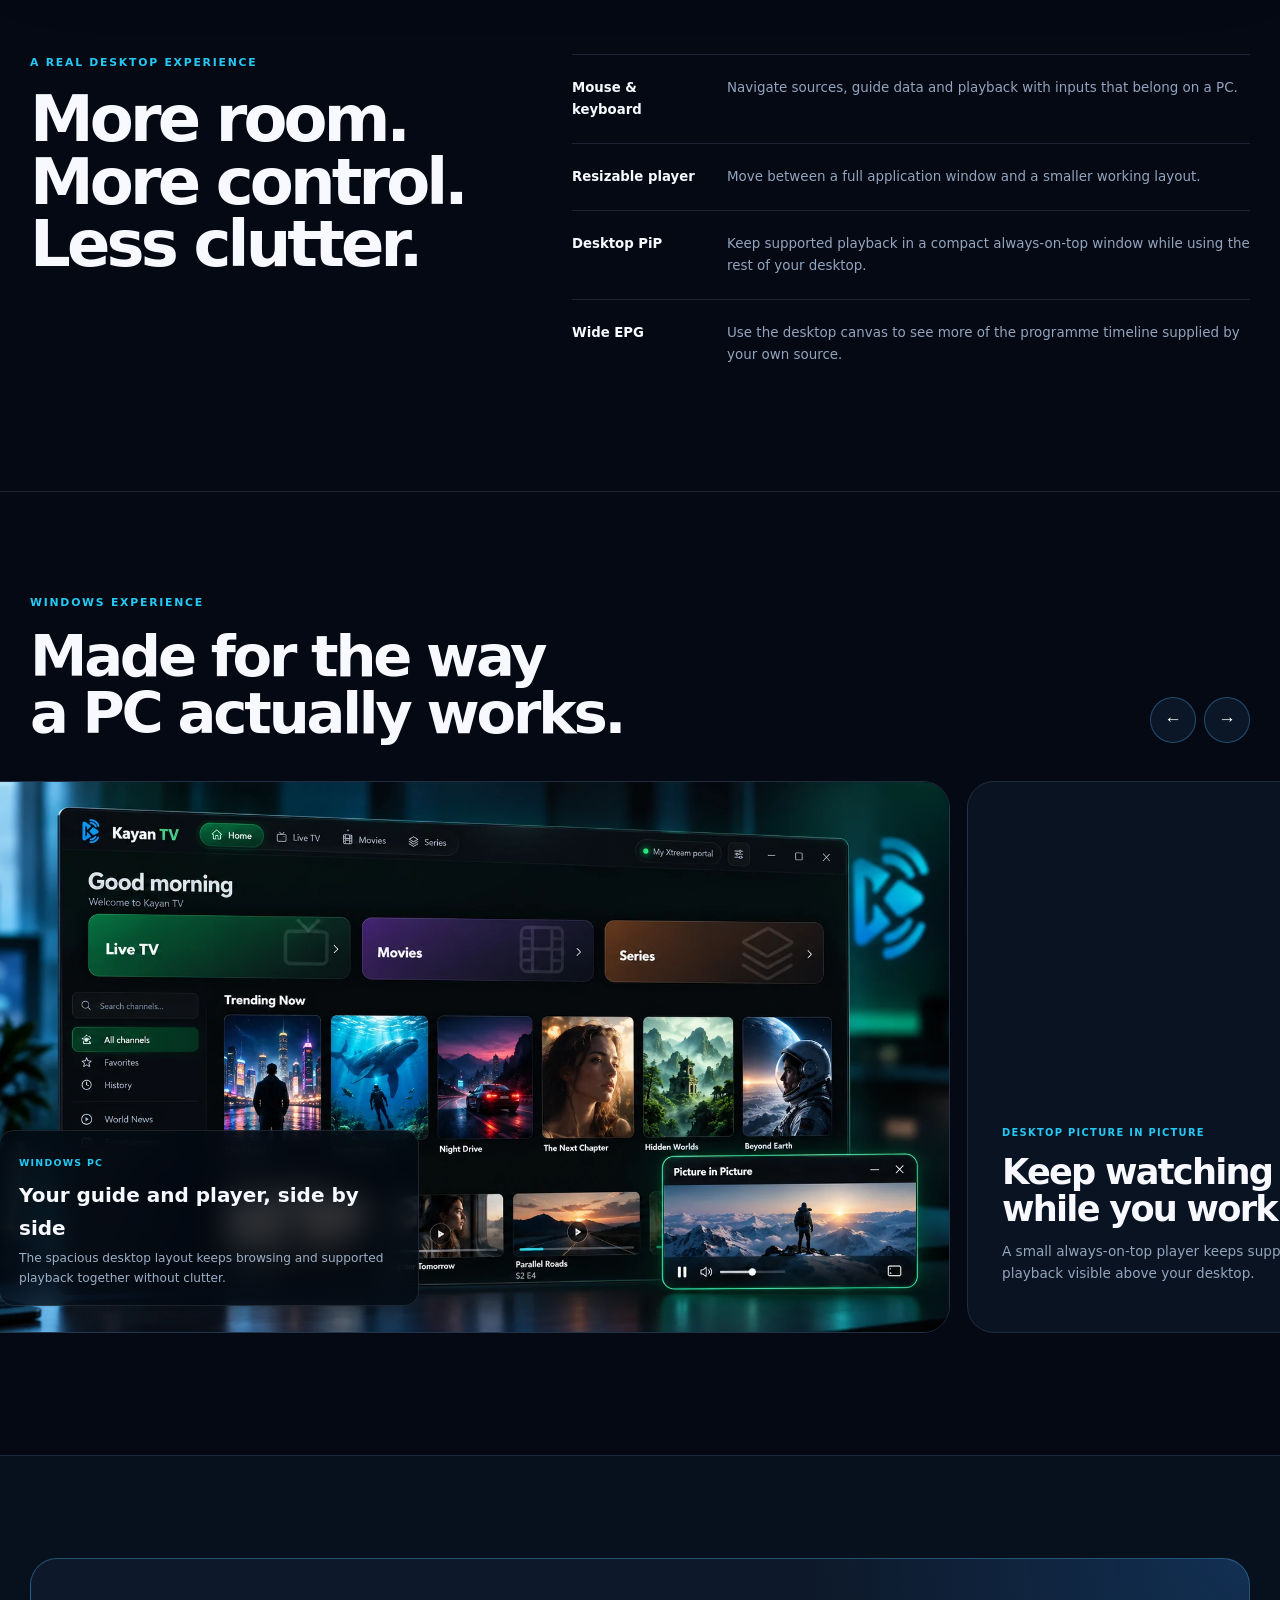
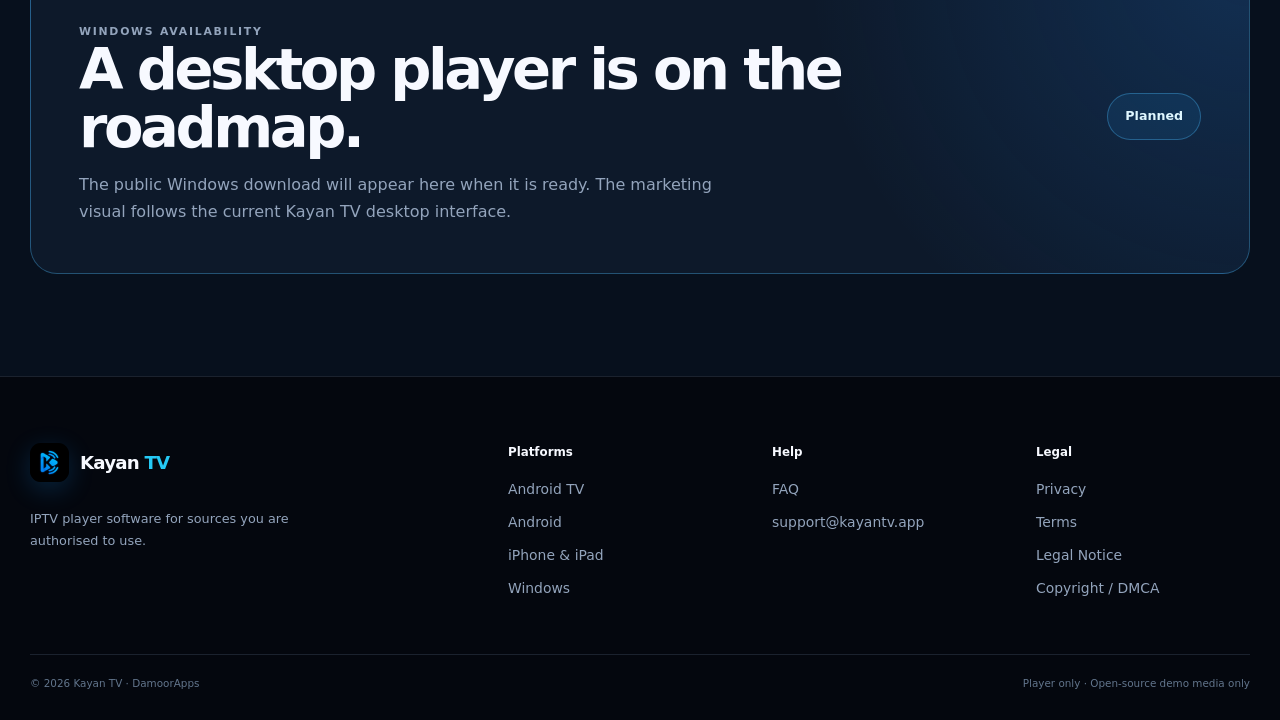
<file: windows-iptv-player.html>
<!doctype html>
<html lang="en">
<head>
  <meta charset="utf-8"><meta name="viewport" content="width=device-width,initial-scale=1,viewport-fit=cover">
  <title>IPTV Player for Windows PC | Kayan TV</title>
  <meta name="description" content="Kayan TV is an IPTV player for Windows PC with compatible M3U and Xtream Codes sources, desktop EPG and Picture in Picture. No channels or subscriptions included.">
  <meta name="robots" content="index,follow,max-image-preview:large"><meta name="theme-color" content="#050914">
  <link rel="canonical" href="https://kayantv.app/windows-iptv-player"><link rel="icon" href="/assets/kayan-icon.png"><link rel="stylesheet" href="/styles.css?v=20260926-remote1">
  <meta property="og:type" content="website"><meta property="og:title" content="Kayan TV — IPTV Player for Windows PC"><meta property="og:description" content="A desktop IPTV player for authorised M3U and Xtream Codes sources with Picture in Picture."><meta property="og:url" content="https://kayantv.app/windows-iptv-player"><meta property="og:image" content="https://kayantv.app/assets/kayan-windows-hero-real-v2.png">
  <script type="application/ld+json">{"@context":"https://schema.org","@type":"SoftwareApplication","name":"Kayan TV for Windows","url":"https://kayantv.app/windows-iptv-player","applicationCategory":"MultimediaApplication","operatingSystem":"Windows","description":"Desktop IPTV player for compatible M3U and Xtream Codes sources with Picture in Picture. No channels or subscriptions included.","offers":[{"@type":"Offer","name":"Free","price":"0","priceCurrency":"USD"},{"@type":"Offer","name":"Premium Lifetime","price":"9.99","priceCurrency":"USD"}]}</script>
</head>
<body>
  <a class="skip-link" href="#main">Skip to main content</a><div class="notice"><div class="shell notice-inner"><span><i></i> IPTV player only</span><strong>Bring your own authorised source.</strong><span>No channels or subscriptions included.</span></div></div>
  <header class="site-header"><nav class="shell nav"><a class="brand" href="/"><img src="/assets/kayan-icon.png" alt=""><span>Kayan <b>TV</b></span></a><div class="nav-links"><a href="/#platforms">Platforms</a><a href="/remote">Kayan Remote</a><a href="/#why-kayan">Features</a><a href="/#pricing">Pricing</a><a href="/#faq">FAQ</a></div><a class="nav-cta" href="#availability">Availability</a></nav></header>
  <div class="platform-subnav"><nav class="shell platform-tabs" aria-label="Kayan TV platform pages"><a href="/android-tv-iptv-player">Android TV</a><a href="/android-iptv-player">Android Mobile</a><a href="/ios-iptv-player">iPhone & iPad</a><a aria-current="page" href="/windows-iptv-player">Windows</a></nav></div>
  <main id="main">
    <section class="platform-hero shell"><div class="platform-hero-copy"><p class="eyebrow">IPTV player for Windows PC</p><h1>Your player.<br><em>Built for the desktop.</em></h1><p>Kayan TV brings compatible M3U and Xtream Codes sources to Windows with a spacious programme guide, mouse and keyboard navigation, resizable playback and desktop Picture in Picture.</p><div class="platform-badges"><span>Windows PC</span><span>M3U support</span><span>Xtream Codes support</span><span>Desktop PiP</span></div></div><div class="platform-visual"><img src="/assets/kayan-windows-hero-real-v2.webp" alt="Kayan TV IPTV player on Windows with desktop Picture in Picture" width="1792" height="1024" fetchpriority="high"><div class="visual-note"><span>Designed from the real Kayan TV Windows interface</span><span>Fictional demo content · No channels included</span></div></div></section>
    <section class="section"><div class="shell platform-intro-grid"><div><p class="eyebrow">A real desktop experience</p><h2>More room. More control. Less clutter.</h2></div><div class="feature-list"><div><b>Mouse & keyboard</b><span>Navigate sources, guide data and playback with inputs that belong on a PC.</span></div><div><b>Resizable player</b><span>Move between a full application window and a smaller working layout.</span></div><div><b>Desktop PiP</b><span>Keep supported playback in a compact always-on-top window while using the rest of your desktop.</span></div><div><b>Wide EPG</b><span>Use the desktop canvas to see more of the programme timeline supplied by your own source.</span></div></div></div></section>
    <section class="section carousel-section" data-carousel><div class="shell carousel-head"><div><p class="eyebrow">Windows experience</p><h2>Made for the way<br>a PC actually works.</h2></div><div class="carousel-controls"><button data-carousel-prev aria-label="Previous Windows screenshot">←</button><button data-carousel-next aria-label="Next Windows screenshot">→</button></div></div><div class="shot-track" data-carousel-track>
      <article class="shot-card image-card"><img src="/assets/kayan-windows-hero-real-v2.webp" alt="Kayan TV Windows IPTV player with media library and Picture in Picture" width="1792" height="1024" loading="lazy"><div class="shot-card-copy"><small>Windows PC</small><h3>Your guide and player, side by side</h3><p>The spacious desktop layout keeps browsing and supported playback together without clutter.</p></div></article>
      <article class="shot-card ui-card"><div class="shot-story"><span>Desktop Picture in Picture</span><h3>Keep watching while you work.</h3><p>A small always-on-top player keeps supported playback visible above your desktop.</p></div><div class="ui-panel"><div class="ui-panel-head"><img src="/assets/kayan-icon.png" alt=""><b>Now playing</b><span>Always on top</span></div><div class="fake-hero"><b>Fictional demo playback</b></div><div class="fake-row"><span>Minimise</span><span>PiP</span><span>Subtitles</span><span>Close</span></div></div></article>
      <article class="shot-card ui-card"><div class="shot-story"><span>Desktop programme guide</span><h3>See more of the timeline.</h3><p>A wide guide puts source names and upcoming programmes into one efficient view.</p></div><div class="ui-panel"><div class="ui-panel-head"><img src="/assets/kayan-icon.png" alt=""><b>Programme guide</b><span>Tonight</span></div><div class="epg-grid"><span>Source 01</span><span class="epg-active">Current</span><span>Next</span><span>Later</span><span>Source 02</span><span>World view</span><span>Studio</span><span>Evening</span><span>Favourite</span><span>Nature</span><span>City</span><span>Late</span></div></div></article>
    </div></section>
    <section class="section availability" id="availability"><div class="shell availability-card"><div><p class="eyebrow">Windows availability</p><h2>A desktop player is on the roadmap.</h2><p>The public Windows download will appear here when it is ready. The marketing visual follows the current Kayan TV desktop interface.</p></div><span class="status-pill">Planned</span></div></section>
  </main>
  <footer class="site-footer"><div class="shell footer-top"><div class="footer-brand"><a class="brand" href="/"><img src="/assets/kayan-icon.png" alt=""><span>Kayan <b>TV</b></span></a><p>IPTV player software for sources you are authorised to use.</p></div><div class="footer-column"><b>Platforms</b><a href="/android-tv-iptv-player">Android TV</a><a href="/android-iptv-player">Android</a><a href="/ios-iptv-player">iPhone & iPad</a><a href="/windows-iptv-player">Windows</a></div><div class="footer-column"><b>Help</b><a href="/#faq">FAQ</a><a data-email="supportEmail" href="mailto:support@kayantv.app">Support</a></div><div class="footer-column"><b>Legal</b><a href="/privacy">Privacy</a><a href="/terms">Terms</a><a href="/legal">Legal Notice</a><a href="/copyright">Copyright / DMCA</a></div></div><div class="shell footer-bottom"><span>© 2026 Kayan TV · <span data-publisher>DamoorApps</span></span><span>Player only · Open-source demo media only</span></div></footer>
  <script src="/site.config.js?v=20260917-pricing3"></script><script src="/app.js?v=20260917-pricing3"></script>
</body></html>
</file>
<file: styles.css>
:root {
  --bg: #050914;
  --surface: #0b1423;
  --surface-2: #101d30;
  --text: #f7f9ff;
  --muted: #93a4bc;
  --line: rgba(167, 200, 240, .14);
  --line-strong: rgba(78, 190, 255, .34);
  --cyan: #25c9f5;
  --blue: #2a7fff;
  --violet: #8d6bff;
  --teal: #3ee0bd;
  --shell: 1220px;
  --shadow: 0 32px 90px rgba(0, 0, 0, .38);
}

* { box-sizing: border-box; }
html { scroll-behavior: smooth; scroll-padding-top: 92px; }
body {
  margin: 0;
  overflow-x: hidden;
  background: var(--bg);
  color: var(--text);
  font: 16px/1.65 Inter, ui-sans-serif, system-ui, -apple-system, BlinkMacSystemFont, "Segoe UI", sans-serif;
  -webkit-font-smoothing: antialiased;
}
body::before {
  content: "";
  position: fixed;
  inset: 0;
  z-index: -1;
  pointer-events: none;
  background:
    radial-gradient(circle at 72% -12%, rgba(35, 132, 255, .14), transparent 33%),
    linear-gradient(rgba(255, 255, 255, .013) 1px, transparent 1px),
    linear-gradient(90deg, rgba(255, 255, 255, .013) 1px, transparent 1px);
  background-size: auto, 72px 72px, 72px 72px;
  mask-image: linear-gradient(#000, transparent 75%);
}
a { color: inherit; }
img, video, svg { display: block; max-width: 100%; }
h1, h2, h3, p { margin-top: 0; }
.shell, .container { width: min(var(--shell), calc(100% - 48px)); margin-inline: auto; }
.skip-link { position: fixed; top: -100px; left: 14px; z-index: 100; padding: 10px 14px; border-radius: 8px; background: #fff; color: #000; }
.skip-link:focus { top: 14px; }

.notice { border-bottom: 1px solid var(--line); background: rgba(5, 11, 21, .94); }
.notice-inner { min-height: 38px; display: flex; align-items: center; justify-content: center; gap: 15px; color: var(--muted); font-size: .76rem; }
.notice-inner span:first-child { display: flex; align-items: center; gap: 8px; color: #cce9f7; }
.notice-inner i { width: 6px; height: 6px; border-radius: 50%; background: var(--teal); box-shadow: 0 0 14px var(--teal); }
.notice-inner strong { color: #fff; }

.site-header { position: sticky; top: 0; z-index: 30; background: rgba(5, 9, 20, .82); backdrop-filter: blur(18px); border-bottom: 1px solid var(--line); }
.nav { min-height: 74px; display: flex; align-items: center; justify-content: space-between; gap: 28px; }
.brand { display: inline-flex; align-items: center; gap: 11px; text-decoration: none; font-size: 1.14rem; font-weight: 820; letter-spacing: -.045em; }
.brand img { width: 39px; height: 39px; border-radius: 11px; box-shadow: 0 7px 26px rgba(27, 157, 255, .2); }
.brand b { color: var(--cyan); }
.nav-links { display: flex; align-items: center; gap: 30px; }
.nav-links a, .footer-column a { color: var(--muted); text-decoration: none; font-size: .87rem; transition: color .2s; }
.nav-links a:hover, .footer-column a:hover { color: #fff; }
.nav-cta { display: inline-flex; align-items: center; gap: 8px; padding: 10px 16px; border: 1px solid var(--line-strong); border-radius: 999px; background: rgba(31, 153, 239, .08); color: #def6ff; text-decoration: none; font-size: .82rem; font-weight: 780; white-space: nowrap; }

.home-hero { padding: 90px 0 74px; }
.home-hero-copy { max-width: 980px; }
.home-hero h1, .platform-hero h1 {
  max-width: 1050px;
  margin: 0;
  font-size: clamp(4rem, 7.2vw, 7.4rem);
  line-height: .91;
  letter-spacing: -.074em;
}
.home-hero h1 em, .platform-hero h1 em { font-style: normal; background: linear-gradient(100deg, #26d0f3, #2b82ff 62%, #8b70ff); background-clip: text; -webkit-background-clip: text; color: transparent; }
.home-hero-copy > p:not(.eyebrow), .platform-hero-copy > p:not(.eyebrow) { max-width: 790px; margin: 28px 0; color: #adbed3; font-size: 1.15rem; line-height: 1.75; }
.eyebrow { margin: 0 0 16px; color: var(--cyan); font-size: .68rem; font-weight: 820; letter-spacing: .16em; text-transform: uppercase; }
.hero-actions { display: flex; flex-wrap: wrap; gap: 11px; }
.button { min-height: 50px; display: inline-flex; align-items: center; justify-content: center; gap: 10px; padding: 0 21px; border-radius: 13px; text-decoration: none; font-size: .9rem; font-weight: 780; transition: transform .2s, filter .2s; }
.button:hover { transform: translateY(-2px); filter: brightness(1.06); }
.button-primary { background: linear-gradient(120deg, #24c4ec, #2b7fff 74%); box-shadow: 0 16px 38px rgba(39, 129, 255, .24); }
.button-secondary { border: 1px solid var(--line); background: rgba(255, 255, 255, .025); color: #dce8f7; }
.hero-proof { list-style: none; display: flex; flex-wrap: wrap; gap: 24px; padding: 0; margin: 29px 0 0; color: #8295ad; font-size: .75rem; }
.hero-proof li::before { content: "✓"; color: var(--teal); margin-right: 8px; }
.hero-art { position: relative; margin-top: 58px; overflow: hidden; border: 1px solid var(--line-strong); border-radius: 30px; background: #07101f; box-shadow: var(--shadow); }
.hero-art img { width: 100%; height: auto; object-fit: contain; }
.hero-art > span { position: absolute; right: 17px; bottom: 15px; padding: 6px 9px; border: 1px solid rgba(255, 255, 255, .1); border-radius: 7px; background: rgba(2, 8, 16, .76); backdrop-filter: blur(12px); color: #b5c6d9; font-size: .61rem; letter-spacing: .04em; }

.section { padding: 102px 0; border-top: 1px solid var(--line); }
.section-heading { margin-bottom: 50px; }
.section-heading h2, .price-band h2, .player-only h2, .faq-intro h2, .page h1 { margin: 0; font-size: clamp(2.8rem, 5.2vw, 5.2rem); line-height: .98; letter-spacing: -.062em; }
.section-heading > p:last-child, .compact-heading > p, .player-only-grid > div:last-child p { color: var(--muted); }
.compact-heading { display: grid; grid-template-columns: 1fr .55fr; align-items: end; gap: 60px; }
.compact-heading > p { margin: 0 0 5px; max-width: 430px; }

.platform-picker { background: linear-gradient(180deg, #07101d, #050914); }
.platform-tabs { display: grid; grid-template-columns: repeat(4, 1fr); gap: 12px; }
.platform-tabs a { position: relative; min-width: 0; padding: 23px; border: 1px solid var(--line); border-radius: 18px; background: rgba(255, 255, 255, .018); text-decoration: none; transition: border-color .2s, background .2s, transform .2s; }
.platform-tabs a:hover { transform: translateY(-3px); border-color: var(--line-strong); background: rgba(41, 151, 238, .06); }
.platform-tabs a[aria-current="page"] { border-color: rgba(46, 186, 255, .52); background: linear-gradient(145deg, rgba(32, 152, 232, .13), rgba(43, 95, 211, .05)); box-shadow: inset 0 -2px var(--cyan); }
.platform-tabs a { display: flex; flex-direction: column; }
.tab-icon { width: 40px; height: 40px; display: grid; place-items: center; margin-bottom: 31px; border: 1px solid var(--line-strong); border-radius: 12px; color: var(--cyan); background: rgba(40, 139, 227, .08); }
.platform-tabs small { color: #617691; font-size: .62rem; font-weight: 760; letter-spacing: .13em; text-transform: uppercase; }
.platform-tabs b { margin-top: 4px; font-size: 1.15rem; }
.platform-tabs i { margin-top: 16px; color: var(--cyan); font-size: .72rem; font-style: normal; font-weight: 760; }

.value-grid { display: grid; grid-template-columns: repeat(4, 1fr); border: 1px solid var(--line); border-radius: 25px; overflow: hidden; background: rgba(255, 255, 255, .014); }
.value-grid article { min-height: 300px; padding: 30px; border-right: 1px solid var(--line); }
.value-grid article:last-child { border-right: 0; }
.value-grid article > span { color: var(--cyan); font-size: .62rem; font-weight: 820; }
.value-grid h3 { margin: 108px 0 11px; font-size: 1.23rem; line-height: 1.12; letter-spacing: -.035em; }
.value-grid p { color: var(--muted); font-size: .84rem; }

.price-band { background: radial-gradient(circle at 85% 10%, rgba(38, 126, 255, .16), transparent 30%), #07101d; }
.pricing-grid { display: grid; grid-template-columns: 1fr 1fr; gap: 18px; }
.price-summary { position: relative; padding: 35px; border: 1px solid rgba(51, 180, 255, .38); border-radius: 25px; background: linear-gradient(145deg, #0f1d31, #09111e); box-shadow: var(--shadow); }
.price-summary.free-plan { border-color: var(--line); background: linear-gradient(145deg, #0b1625, #08101c); box-shadow: none; }
.price-summary.premium-plan::before { content: "Best value"; position: absolute; top: 22px; right: 23px; padding: 6px 9px; border: 1px solid var(--line-strong); border-radius: 999px; color: #dff7ff; background: rgba(36, 156, 239, .1); font-size: .6rem; font-weight: 800; letter-spacing: .08em; text-transform: uppercase; }
.price-label { font-size: .76rem; font-weight: 780; }
.price-summary > strong { display: block; margin: 20px 0 23px; font-size: 4.3rem; line-height: 1; letter-spacing: -.07em; }
.price-summary > strong small { font-size: 1.4rem; }
.price-summary ul { list-style: none; padding: 0; margin: 0 0 22px; display: grid; grid-template-columns: 1fr; gap: 0; }
.price-summary li { padding: 9px 0; border-top: 1px solid var(--line); color: #bdcde0; font-size: .77rem; }
.price-summary li::before { content: "✓"; color: var(--teal); margin-right: 8px; }
.price-summary > small { color: #667a94; font-size: .62rem; }

.player-only { background: linear-gradient(120deg, #0a1728, #050914); }
.player-only-grid { display: grid; grid-template-columns: 1fr 1fr; gap: 95px; align-items: center; }
.player-only-grid > div:last-child p { line-height: 1.75; }
.text-link { display: inline-flex; align-items: center; gap: 9px; color: var(--cyan); font-size: .85rem; font-weight: 760; text-decoration: none; }

.faq-layout { display: grid; grid-template-columns: .55fr 1fr; gap: 90px; }
.faq-intro a { color: var(--cyan); font-size: .85rem; }
.faq-list details { padding: 21px 0; border-top: 1px solid var(--line); }
.faq-list details:last-child { border-bottom: 1px solid var(--line); }
.faq-list summary { display: flex; justify-content: space-between; gap: 20px; list-style: none; cursor: pointer; font-size: .95rem; font-weight: 720; }
.faq-list summary::-webkit-details-marker { display: none; }
.faq-list summary span { color: var(--cyan); transition: transform .2s; }
.faq-list details[open] summary span { transform: rotate(45deg); }
.faq-list details p { max-width: 690px; margin: 13px 40px 0 0; color: var(--muted); font-size: .85rem; }

/* Platform pages */
.platform-subnav { position: sticky; top: 74px; z-index: 20; border-bottom: 1px solid var(--line); background: rgba(5, 9, 20, .9); backdrop-filter: blur(16px); }
.platform-subnav .platform-tabs { display: flex; gap: 8px; overflow-x: auto; padding: 12px 0; scrollbar-width: none; }
.platform-subnav .platform-tabs::-webkit-scrollbar { display: none; }
.platform-subnav .platform-tabs a { flex: 0 0 auto; min-height: 0; padding: 10px 15px; border-radius: 999px; display: block; color: var(--muted); font-size: .78rem; }
.platform-subnav .platform-tabs a[aria-current="page"] { color: #fff; box-shadow: none; }
.platform-hero { padding: 76px 0 48px; }
.platform-hero-copy { max-width: 930px; }
.platform-hero h1 { font-size: clamp(3.8rem, 7vw, 7rem); }
.platform-badges { display: flex; flex-wrap: wrap; gap: 9px; margin-top: 25px; }
.platform-badges span { padding: 7px 10px; border: 1px solid var(--line); border-radius: 999px; color: #b8c8db; background: rgba(255, 255, 255, .02); font-size: .68rem; }
.platform-visual { margin-top: 50px; overflow: hidden; border: 1px solid var(--line-strong); border-radius: 29px; background: #070f1c; box-shadow: var(--shadow); }
.platform-visual img { width: 100%; height: auto; object-fit: contain; object-position: center; }
.visual-note { display: flex; justify-content: space-between; gap: 18px; padding: 13px 16px; color: #6f839c; font-size: .64rem; }
.platform-intro-grid { display: grid; grid-template-columns: .8fr 1.2fr; gap: 90px; align-items: start; }
.platform-intro-grid h2 { margin: 0; font-size: clamp(2.9rem, 5vw, 5.2rem); line-height: .98; letter-spacing: -.06em; }
.feature-list { display: grid; gap: 0; }
.feature-list > div { display: grid; grid-template-columns: 130px 1fr; gap: 25px; padding: 22px 0; border-top: 1px solid var(--line); }
.feature-list b { font-size: .83rem; }
.feature-list span { color: var(--muted); font-size: .84rem; }

.carousel-section { overflow: hidden; }
.carousel-head { display: flex; align-items: end; justify-content: space-between; gap: 30px; margin-bottom: 35px; }
.carousel-head h2 { margin: 0; font-size: clamp(2.6rem, 4.5vw, 4.5rem); line-height: 1; letter-spacing: -.055em; }
.carousel-controls { display: flex; gap: 8px; }
.carousel-controls button { width: 46px; height: 46px; display: grid; place-items: center; border: 1px solid var(--line-strong); border-radius: 50%; background: #0b1727; color: #fff; cursor: pointer; font-size: 1.1rem; }
.carousel-controls button:disabled { opacity: .32; cursor: default; }
.shot-track { display: flex; gap: 17px; overflow-x: auto; scroll-snap-type: x mandatory; scrollbar-width: none; padding: 3px max(24px, calc((100vw - var(--shell)) / 2)) 20px; margin-inline: calc(-1 * max(24px, calc((100vw - var(--shell)) / 2))); }
.shot-track::-webkit-scrollbar { display: none; }
.shot-card { position: relative; flex: 0 0 min(980px, 82vw); min-height: 535px; overflow: hidden; scroll-snap-align: start; border: 1px solid var(--line); border-radius: 27px; background: linear-gradient(145deg, #0f1d30, #08101d); }
.shot-card.image-card img { width: 100%; height: 100%; min-height: 535px; object-fit: contain; object-position: center; background: #03070d; }
.shot-card-copy { position: absolute; left: 28px; bottom: 26px; max-width: 420px; padding: 17px 19px; border: 1px solid rgba(255, 255, 255, .1); border-radius: 15px; background: rgba(3, 9, 18, .78); backdrop-filter: blur(14px); }
.shot-card-copy small { color: var(--cyan); font-size: .59rem; font-weight: 800; letter-spacing: .13em; text-transform: uppercase; }
.shot-card-copy h3 { margin: 5px 0 3px; font-size: 1.25rem; }
.shot-card-copy p { margin: 0; color: #9eb0c6; font-size: .76rem; }
.shot-card.ui-card { display: grid; grid-template-columns: .72fr 1.28fr; padding: 34px; gap: 25px; background: radial-gradient(circle at 80% 0, rgba(41, 144, 255, .16), transparent 34%), #091321; }
.shot-story { display: flex; flex-direction: column; justify-content: end; }
.shot-story span { color: var(--cyan); font-size: .62rem; font-weight: 820; letter-spacing: .13em; text-transform: uppercase; }
.shot-story h3 { margin: 12px 0; font-size: 2.2rem; line-height: 1.05; letter-spacing: -.05em; }
.shot-story p { color: var(--muted); font-size: .85rem; }
.ui-panel { align-self: center; padding: 20px; border: 1px solid var(--line); border-radius: 19px; background: #070e19; box-shadow: 0 25px 60px rgba(0, 0, 0, .35); }
.ui-panel-head { display: flex; align-items: center; justify-content: space-between; margin-bottom: 17px; color: #ddebfa; font-size: .72rem; }
.ui-panel-head img { width: 33px; height: 33px; border-radius: 9px; }
.fake-hero { min-height: 145px; display: flex; align-items: end; padding: 17px; border-radius: 12px; background: radial-gradient(circle at 72% 30%, #327bc6, transparent 25%), linear-gradient(135deg, #153759, #141b36); }
.fake-hero b { max-width: 210px; font-size: 1.25rem; line-height: 1.05; }
.fake-row { display: grid; grid-template-columns: repeat(4, 1fr); gap: 8px; margin-top: 10px; }
.fake-row span { height: 77px; display: flex; align-items: end; padding: 8px; border-radius: 8px; background: linear-gradient(145deg, #185f88, #112743); color: #dcecff; font-size: .58rem; }
.fake-row span:nth-child(2) { background: linear-gradient(145deg, #594397, #1e2344); }
.fake-row span:nth-child(3) { background: linear-gradient(145deg, #19766e, #112b3d); }
.fake-row span:nth-child(4) { background: linear-gradient(145deg, #284f9e, #182442); }
.epg-grid { display: grid; grid-template-columns: 95px repeat(3, 1fr); gap: 5px; }
.epg-grid span { min-height: 42px; padding: 7px; border-radius: 6px; background: #13233a; color: #798ea8; font-size: .54rem; }
.epg-grid span:nth-child(4n+1) { background: transparent; color: #b4c4d7; }
.epg-grid .epg-active { background: linear-gradient(120deg, #147ebd, #2b57aa); color: #fff; }

.availability { background: #07101d; }
.availability-card { display: grid; grid-template-columns: 1fr auto; align-items: center; gap: 50px; padding: 48px; border: 1px solid var(--line-strong); border-radius: 27px; background: radial-gradient(circle at 100% 0, rgba(38, 136, 244, .2), transparent 35%), #0d192a; }
.availability-card h2 { margin: 0; font-size: clamp(2.5rem, 4.5vw, 4.5rem); line-height: 1; letter-spacing: -.06em; }
.availability-card p { max-width: 650px; margin: 16px 0 0; color: var(--muted); }
.status-pill { padding: 12px 17px; border: 1px solid var(--line-strong); border-radius: 999px; color: #dff7ff; background: rgba(36, 156, 239, .1); font-size: .79rem; font-weight: 780; white-space: nowrap; }

.site-footer { padding: 66px 0 28px; border-top: 1px solid var(--line); background: #04070e; }
.footer-top { display: grid; grid-template-columns: 2fr repeat(3, 1fr); gap: 50px; }
.footer-brand p { max-width: 320px; margin-top: 18px; color: var(--muted); font-size: .8rem; }
.footer-column { display: flex; flex-direction: column; gap: 10px; }
.footer-column b { margin-bottom: 5px; font-size: .74rem; }
.footer-bottom { display: flex; justify-content: space-between; margin-top: 54px; padding-top: 20px; border-top: 1px solid var(--line); color: #62758c; font-size: .65rem; }

/* Legal and policy pages */
.container .nav { min-height: 74px; }
.page { max-width: 820px; padding: 72px 0; }
.page h1 { margin-bottom: 28px; }
.page h2 { margin-top: 40px; letter-spacing: -.035em; }
.page p, .page li { color: var(--muted); }
.page a { color: var(--cyan); }
.footer { padding: 36px 0; border-top: 1px solid var(--line); }
.footer-inner { display: flex; justify-content: space-between; gap: 24px; color: var(--muted); font-size: .8rem; }
.footer-inner nav { display: flex; flex-wrap: wrap; gap: 20px; }
.footer-inner a { color: #a9bbd1; text-decoration: none; }

/* Kayan Remote */
.remote-page { background: radial-gradient(circle at 80% 6%, rgba(117, 86, 255, .17), transparent 28%), var(--bg); }
.remote-header { background: rgba(5, 9, 20, .84); }
.remote-hero { display: grid; grid-template-columns: .88fr 1.12fr; align-items: center; gap: 72px; padding: 92px 0 100px; }
.remote-product-label { display: inline-flex; align-items: center; gap: 11px; margin-bottom: 31px; color: #f3f6ff; font-size: 1.12rem; font-weight: 820; letter-spacing: -.04em; }
.remote-product-label img { width: 50px; height: 50px; border-radius: 14px; box-shadow: 0 13px 32px rgba(103, 86, 255, .24); }
.remote-product-label b, .related-product h2 em { color: #a88cff; font-style: normal; }
.remote-hero h1 { max-width: 680px; margin: 0; font-size: clamp(4rem, 7vw, 7.15rem); line-height: .91; letter-spacing: -.075em; }
.remote-hero h1 em { font-style: normal; background: linear-gradient(105deg, var(--cyan), #778cff 66%, #b56cff); background-clip: text; -webkit-background-clip: text; color: transparent; }
.remote-hero-copy > p:not(.eyebrow):not(.remote-hero-note) { max-width: 630px; margin: 29px 0; color: #adbed3; font-size: 1.08rem; line-height: 1.75; }
.remote-hero-actions { display: flex; flex-wrap: wrap; gap: 11px; }
.remote-hero-note { max-width: 600px; margin: 24px 0 0; color: #8497b0; font-size: .77rem; }
.remote-visual { position: relative; min-height: 570px; overflow: hidden; display: grid; place-items: center; border: 1px solid rgba(131, 145, 255, .36); border-radius: 31px; background: radial-gradient(circle at 80% 8%, rgba(76, 210, 244, .16), transparent 25%), radial-gradient(circle at 15% 65%, rgba(138, 84, 255, .24), transparent 35%), #091225; box-shadow: var(--shadow); isolation: isolate; }
.remote-visual::before { content: ""; position: absolute; inset: 0; z-index: -1; opacity: .43; background: linear-gradient(rgba(255,255,255,.027) 1px, transparent 1px), linear-gradient(90deg, rgba(255,255,255,.027) 1px, transparent 1px); background-size: 42px 42px; mask-image: linear-gradient(115deg, #000, transparent 75%); }
.remote-tv { position: absolute; top: 59px; right: 38px; width: 70%; min-height: 322px; padding: 15px; border: 7px solid #151b2a; border-radius: 19px; background: #07101d; box-shadow: 0 34px 80px rgba(0,0,0,.42); transform: perspective(900px) rotateY(-9deg) rotateX(2deg); }
.remote-tv::after { content: ""; position: absolute; left: 50%; bottom: -26px; width: 27%; height: 18px; transform: translateX(-50%); border-radius: 0 0 7px 7px; background: #151b2a; }
.remote-tv-glow { position: absolute; inset: 0; border-radius: 12px; background: radial-gradient(circle at 78% 32%, rgba(51, 214, 255, .38), transparent 20%), linear-gradient(135deg, #112944, #1a1c5c 57%, #42205f); }
.remote-tv-top, .remote-tv-dock { position: relative; z-index: 1; display: flex; align-items: center; gap: 8px; color: #cfddf5; font-size: .61rem; }
.remote-tv-top span:last-child { margin-left: auto; color: #8ff0d1; }
.remote-status-dot { width: 6px; height: 6px; border-radius: 50%; background: var(--teal); box-shadow: 0 0 11px var(--teal); }
.remote-tv-screen { position: relative; z-index: 1; display: flex; flex-direction: column; justify-content: end; min-height: 195px; margin: 12px 0; padding: 22px; border: 1px solid rgba(255,255,255,.12); border-radius: 10px; background: linear-gradient(90deg, rgba(4,12,31,.87), rgba(5,11,32,.13)); }
.remote-tv-screen span { max-width: 220px; font-size: 1.52rem; font-weight: 810; line-height: 1.04; letter-spacing: -.055em; }
.remote-tv-screen small { margin-top: 8px; color: #bbcae4; font-size: .63rem; }
.remote-tv-dock { gap: 12px; color: #92a7c6; }
.remote-tv-dock span:first-child { color: #fff; }
.remote-phone { position: absolute; left: 8%; bottom: 18px; width: 245px; padding: 13px 14px 16px; border: 7px solid #151926; border-radius: 37px; background: linear-gradient(165deg, #101a2c, #060b15); box-shadow: 0 28px 65px rgba(0,0,0,.55); transform: rotate(-5deg); }
.remote-phone-top { display: flex; justify-content: space-between; padding: 0 4px 8px; color: #d8e1f1; font-size: .59rem; }
.remote-phone-app { display: flex; align-items: center; gap: 7px; padding: 7px 2px 12px; color: #f7f9ff; font-size: .66rem; font-weight: 780; }
.remote-phone-app img { width: 27px; height: 27px; border-radius: 8px; }
.remote-phone-app i { margin-left: auto; color: var(--teal); font-size: .49rem; }
.remote-device { padding: 10px; border-radius: 10px; background: rgba(139, 109, 255, .17); color: #edf1ff; font-size: .63rem; font-weight: 720; }
.remote-device small { display: block; margin-top: 2px; color: #9ef2d1; font-size: .52rem; font-weight: 600; }
.remote-pad { display: grid; grid-template-columns: repeat(3, 1fr); gap: 7px; place-items: center; margin: 17px auto; width: 158px; }
.remote-pad span { display: grid; place-items: center; width: 42px; height: 36px; border: 1px solid rgba(183, 202, 242, .16); border-radius: 10px; background: #141d2e; color: #d9e8ff; font: inherit; font-size: .83rem; }
.remote-pad span:first-child { grid-column: 2; }
.remote-pad span:nth-child(5) { grid-column: 2; }
.remote-pad .remote-select { border-color: rgba(51, 205, 245, .55); background: linear-gradient(145deg, #197cb4, #4d58bb); color: #fff; font-size: .58rem; font-weight: 820; }
.remote-shortcuts { display: grid; grid-template-columns: repeat(4, 1fr); gap: 7px; }
.remote-shortcuts span { display: grid; place-items: center; min-height: 32px; border-radius: 8px; background: #111a29; color: #d1dcef; font-size: .85rem; }
.remote-visual > p { position: absolute; right: 17px; bottom: 12px; margin: 0; color: #aabbd4; font-size: .59rem; }

.related-product { padding: 62px 0; background: linear-gradient(110deg, rgba(113, 75, 255, .11), rgba(10, 19, 36, .08)); }
.remote-callout { display: grid; grid-template-columns: auto 1fr auto; align-items: center; gap: 29px; padding: 29px; border: 1px solid rgba(143, 123, 255, .3); border-radius: 27px; background: radial-gradient(circle at 17% 10%, rgba(126, 90, 255, .15), transparent 29%), rgba(12, 20, 37, .78); }
.remote-callout-icon img { width: 94px; height: 94px; border-radius: 25px; box-shadow: 0 17px 43px rgba(120, 86, 255, .23); }
.remote-callout .eyebrow { margin-bottom: 8px; color: #baabff; }
.remote-callout h2 { margin: 0; font-size: clamp(2rem, 3.5vw, 3.5rem); line-height: .98; letter-spacing: -.06em; }
.remote-callout p:not(.eyebrow) { max-width: 650px; margin: 13px 0 0; color: var(--muted); font-size: .86rem; }
.remote-callout .button { white-space: nowrap; }

.remote-compatibility { background: #07101d; }
.tv-brand-grid { display: grid; grid-template-columns: repeat(3, 1fr); gap: 16px; }
.tv-brand-grid article { min-height: 245px; padding: 30px; border: 1px solid var(--line); border-radius: 22px; background: linear-gradient(145deg, rgba(21, 34, 54, .88), rgba(7, 13, 24, .86)); }
.tv-brand-mark { display: inline-flex; align-items: center; min-height: 34px; padding: 0 11px; border: 1px solid var(--line-strong); border-radius: 9px; color: #dcecff; font-size: .73rem; font-weight: 820; letter-spacing: .03em; }
.android-mark { color: #b8f4c8; background: rgba(65, 178, 96, .12); }
.lg-mark { color: #ffc0d5; background: rgba(193, 43, 95, .1); }
.samsung-mark { color: #badcff; background: rgba(42, 127, 255, .1); font-size: .62rem; letter-spacing: .1em; }
.tv-brand-grid h3 { margin: 78px 0 10px; font-size: 1.25rem; line-height: 1.1; letter-spacing: -.035em; }
.tv-brand-grid p { margin: 0; color: var(--muted); font-size: .83rem; }
.compatibility-note { max-width: 810px; margin: 24px 0 0; color: #7e91aa; font-size: .74rem; }

.remote-features { background: linear-gradient(145deg, #091527, #050914 72%); }
.remote-feature-grid { display: grid; grid-template-columns: repeat(3, 1fr); gap: 14px; }
.remote-feature-grid article { min-height: 260px; padding: 28px; border: 1px solid var(--line); border-radius: 21px; background: rgba(255,255,255,.018); }
.remote-feature-icon { display: grid; place-items: center; width: 42px; height: 42px; border: 1px solid rgba(68, 201, 246, .3); border-radius: 12px; color: var(--cyan); background: rgba(44, 143, 237, .09); font-size: 1.12rem; }
.remote-feature-grid h3 { margin: 75px 0 9px; font-size: 1.2rem; letter-spacing: -.035em; }
.remote-feature-grid p, .remote-capability-row p { margin: 0; color: var(--muted); font-size: .82rem; }
.remote-capability-row { display: grid; grid-template-columns: 1fr 1fr; gap: 15px; margin-top: 15px; }
.remote-capability-row > div { display: grid; grid-template-columns: 42px 1fr; gap: 13px; padding: 24px; border: 1px solid rgba(121, 104, 255, .24); border-radius: 20px; background: linear-gradient(145deg, rgba(65, 61, 129, .12), rgba(10, 19, 36, .35)); }
.remote-capability-row b { display: block; margin: 2px 0 7px; font-size: .94rem; }

.remote-how { background: #07101d; }
.remote-how-grid { display: grid; grid-template-columns: .83fr 1.17fr; gap: 100px; align-items: start; }
.remote-how-grid h2 { margin: 0; font-size: clamp(2.85rem, 5.1vw, 5.1rem); line-height: .98; letter-spacing: -.06em; }
.remote-how-grid > div > p:last-child { max-width: 490px; margin: 25px 0 0; color: var(--muted); }
.remote-steps { display: grid; gap: 0; padding: 0; margin: 0; list-style: none; border-top: 1px solid var(--line); }
.remote-steps li { display: grid; grid-template-columns: 65px 1fr; gap: 16px; padding: 24px 0; border-bottom: 1px solid var(--line); }
.remote-steps span { color: var(--cyan); font-size: .68rem; font-weight: 820; letter-spacing: .1em; }
.remote-steps b { font-size: 1.05rem; }
.remote-steps p { margin: 5px 0 0; color: var(--muted); font-size: .84rem; }
.remote-availability { background: radial-gradient(circle at 80% 5%, rgba(131, 89, 255, .15), transparent 29%), #07101d; }
.remote-faq { background: #050914; }


@media (max-width: 1030px) {
  .home-hero h1, .platform-hero h1 { font-size: clamp(3.7rem, 8.8vw, 6.3rem); }
  .value-grid { grid-template-columns: 1fr 1fr; }
  .value-grid article:nth-child(2) { border-right: 0; }
  .value-grid article:nth-child(-n+2) { border-bottom: 1px solid var(--line); }
  .platform-intro-grid { gap: 50px; }
  .shot-card { min-height: 475px; }
  .shot-card.image-card img { min-height: 475px; }
  .remote-hero { grid-template-columns: .85fr 1.15fr; gap: 42px; }
  .remote-how-grid { gap: 58px; }
}

@media (max-width: 780px) {
  .shell, .container { width: min(100% - 32px, var(--shell)); }
  .notice-inner { justify-content: flex-start; overflow-x: auto; white-space: nowrap; }
  .notice-inner strong { display: none; }
  .nav-links { display: none; }
  .home-hero { padding: 62px 0 58px; }
  .home-hero h1, .platform-hero h1 { font-size: clamp(3.35rem, 15vw, 5.2rem); }
  .home-hero-copy > p:not(.eyebrow), .platform-hero-copy > p:not(.eyebrow) { font-size: 1rem; }
  .hero-art { margin-top: 40px; border-radius: 20px; }
  .hero-art img { height: auto; object-position: center; }
  .section { padding: 75px 0; }
  .compact-heading, .pricing-grid, .player-only-grid, .faq-layout, .platform-intro-grid { grid-template-columns: 1fr; gap: 35px; }
  .platform-tabs-home { grid-template-columns: 1fr 1fr; }
  .value-grid { grid-template-columns: 1fr; }
  .value-grid article { min-height: 225px; border-right: 0; border-bottom: 1px solid var(--line); }
  .value-grid article:last-child { border-bottom: 0; }
  .value-grid h3 { margin-top: 65px; }
  .price-summary ul { grid-template-columns: 1fr; }
  .platform-subnav { top: 74px; }
  .platform-hero { padding-top: 55px; }
  .platform-visual { border-radius: 20px; }
  .platform-visual img { height: auto; object-position: center; }
  .feature-list > div { grid-template-columns: 110px 1fr; }
  .shot-track { padding-inline: 16px; margin-inline: -16px; }
  .shot-card { flex-basis: 88vw; min-height: 440px; }
  .shot-card.image-card img { min-height: 440px; }
  .shot-card.ui-card { grid-template-columns: 1fr; }
  .shot-story { justify-content: start; }
  .ui-panel { width: 100%; }
  .availability-card { grid-template-columns: 1fr; padding: 34px; }
  .footer-top { grid-template-columns: 1fr 1fr; }
  .footer-brand { grid-column: 1 / -1; }
  .footer-bottom { display: block; }
  .footer-bottom span { display: block; margin-top: 8px; }
  .remote-hero { grid-template-columns: 1fr; gap: 42px; padding: 62px 0 75px; }
  .remote-hero h1 { font-size: clamp(3.35rem, 15vw, 5.2rem); }
  .remote-visual { min-height: 510px; }
  .remote-callout { grid-template-columns: auto 1fr; }
  .remote-callout .button { grid-column: 1 / -1; justify-self: start; }
  .tv-brand-grid { grid-template-columns: 1fr; }
  .tv-brand-grid article { min-height: 205px; }
  .tv-brand-grid h3 { margin-top: 45px; }
  .remote-feature-grid { grid-template-columns: 1fr 1fr; }
  .remote-capability-row, .remote-how-grid { grid-template-columns: 1fr; }
  .remote-how-grid { gap: 43px; }
}

@media (max-width: 480px) {
  .shell, .container { width: min(100% - 28px, var(--shell)); }
  .notice-inner { min-height: 32px; justify-content: center; }
  .notice-inner span:last-child { display: none; }
  .nav { min-height: 66px; }
  .nav-cta { padding: 8px 11px; font-size: .7rem; }
  .home-hero { padding: 46px 0 48px; }
  .home-hero h1, .platform-hero h1 { font-size: clamp(2.75rem, 13vw, 3.3rem); line-height: .96; letter-spacing: -.058em; }
  .home-hero-copy > p:not(.eyebrow), .platform-hero-copy > p:not(.eyebrow) { margin: 22px 0; line-height: 1.62; }
  .hero-actions .button { width: 100%; }
  .hero-proof { display: grid; gap: 9px; }
  .hero-art { margin-top: 32px; }
  .hero-art img, .platform-visual img { height: auto; object-position: center; }
  .hero-art > span { display: none; }
  .section { padding: 56px 0; }
  .section-heading { margin-bottom: 34px; }
  .section-heading h2, .price-band h2, .player-only h2, .faq-intro h2, .page h1 { font-size: clamp(2.25rem, 11vw, 2.75rem); line-height: 1.02; }
  .platform-tabs-home { grid-template-columns: 1fr; }
  .platform-tabs-home a { padding: 20px; }
  .tab-icon { margin-bottom: 20px; }
  .platform-subnav { top: 66px; }
  .platform-subnav .platform-tabs { padding: 9px 0; }
  .platform-subnav .platform-tabs a { padding: 8px 12px; font-size: .72rem; }
  .platform-hero { padding: 42px 0 30px; }
  .platform-badges { gap: 6px; margin-top: 20px; }
  .platform-badges span { padding: 6px 9px; }
  .platform-visual { margin-top: 28px; }
  .visual-note { display: block; }
  .visual-note span { display: block; margin-top: 4px; }
  .feature-list > div { grid-template-columns: 1fr; gap: 4px; }
  .carousel-head { align-items: center; }
  .carousel-head h2 { font-size: 2.25rem; }
  .carousel-controls button { width: 40px; height: 40px; }
  .shot-track { gap: 12px; }
  .shot-card { flex-basis: calc(100vw - 28px); min-height: 0; border-radius: 20px; }
  .shot-card.image-card { display: flex; flex-direction: column; }
  .shot-card.image-card img { height: auto; min-height: 0; object-fit: contain; object-position: center; }
  .shot-card-copy { position: static; max-width: none; padding: 18px; border: 0; border-top: 1px solid var(--line); border-radius: 0; background: #08111f; backdrop-filter: none; }
  .shot-card.ui-card { padding: 22px; }
  .shot-story h3 { font-size: 1.85rem; }
  .fake-row { grid-template-columns: 1fr 1fr; }
  .epg-grid { grid-template-columns: 75px 1fr 1fr; }
  .epg-grid span:nth-child(4n) { display: none; }
  .availability-card { padding: 25px; gap: 24px; }
  .availability-card h2 { font-size: 2.25rem; }
  .footer-top { grid-template-columns: 1fr; }
  .footer-brand { grid-column: auto; }
  .footer-inner { flex-direction: column; }
  .remote-hero { padding: 45px 0 56px; }
  .remote-product-label { margin-bottom: 25px; }
  .remote-hero h1 { font-size: clamp(2.75rem, 13vw, 3.35rem); line-height: .96; letter-spacing: -.058em; }
  .remote-hero-copy > p:not(.eyebrow):not(.remote-hero-note) { margin: 22px 0; font-size: 1rem; line-height: 1.62; }
  .remote-hero-actions .button { width: 100%; }
  .remote-visual { min-height: 423px; border-radius: 21px; }
  .remote-tv { top: 37px; right: 13px; width: 79%; min-height: 253px; padding: 11px; border-width: 5px; }
  .remote-tv-screen { min-height: 145px; padding: 15px; }
  .remote-tv-screen span { font-size: 1.15rem; }
  .remote-phone { left: 5%; bottom: 12px; width: 194px; padding: 9px 10px 11px; border-width: 5px; border-radius: 28px; }
  .remote-phone-top { padding-bottom: 3px; }
  .remote-phone-app { padding-bottom: 7px; }
  .remote-device { padding: 7px; }
  .remote-pad { width: 135px; gap: 5px; margin: 11px auto; }
  .remote-pad span { width: 35px; height: 29px; border-radius: 8px; }
  .remote-shortcuts span { min-height: 27px; }
  .remote-visual > p { display: none; }
  .related-product { padding: 45px 0; }
  .remote-callout { grid-template-columns: 1fr; gap: 18px; padding: 24px; }
  .remote-callout-icon img { width: 72px; height: 72px; border-radius: 20px; }
  .remote-callout .button { width: 100%; justify-self: stretch; }
  .remote-feature-grid { grid-template-columns: 1fr; }
  .remote-feature-grid article { min-height: 205px; }
  .remote-feature-grid h3 { margin-top: 47px; }
  .remote-capability-row > div { grid-template-columns: 36px 1fr; padding: 20px; }
  .remote-feature-icon { width: 36px; height: 36px; border-radius: 10px; font-size: .95rem; }
  .remote-steps li { grid-template-columns: 45px 1fr; }
}

@media (prefers-reduced-motion: reduce) {
  html { scroll-behavior: auto; }
  .button, .platform-tabs a, .faq-list summary span { transition: none; }
}
</file>
